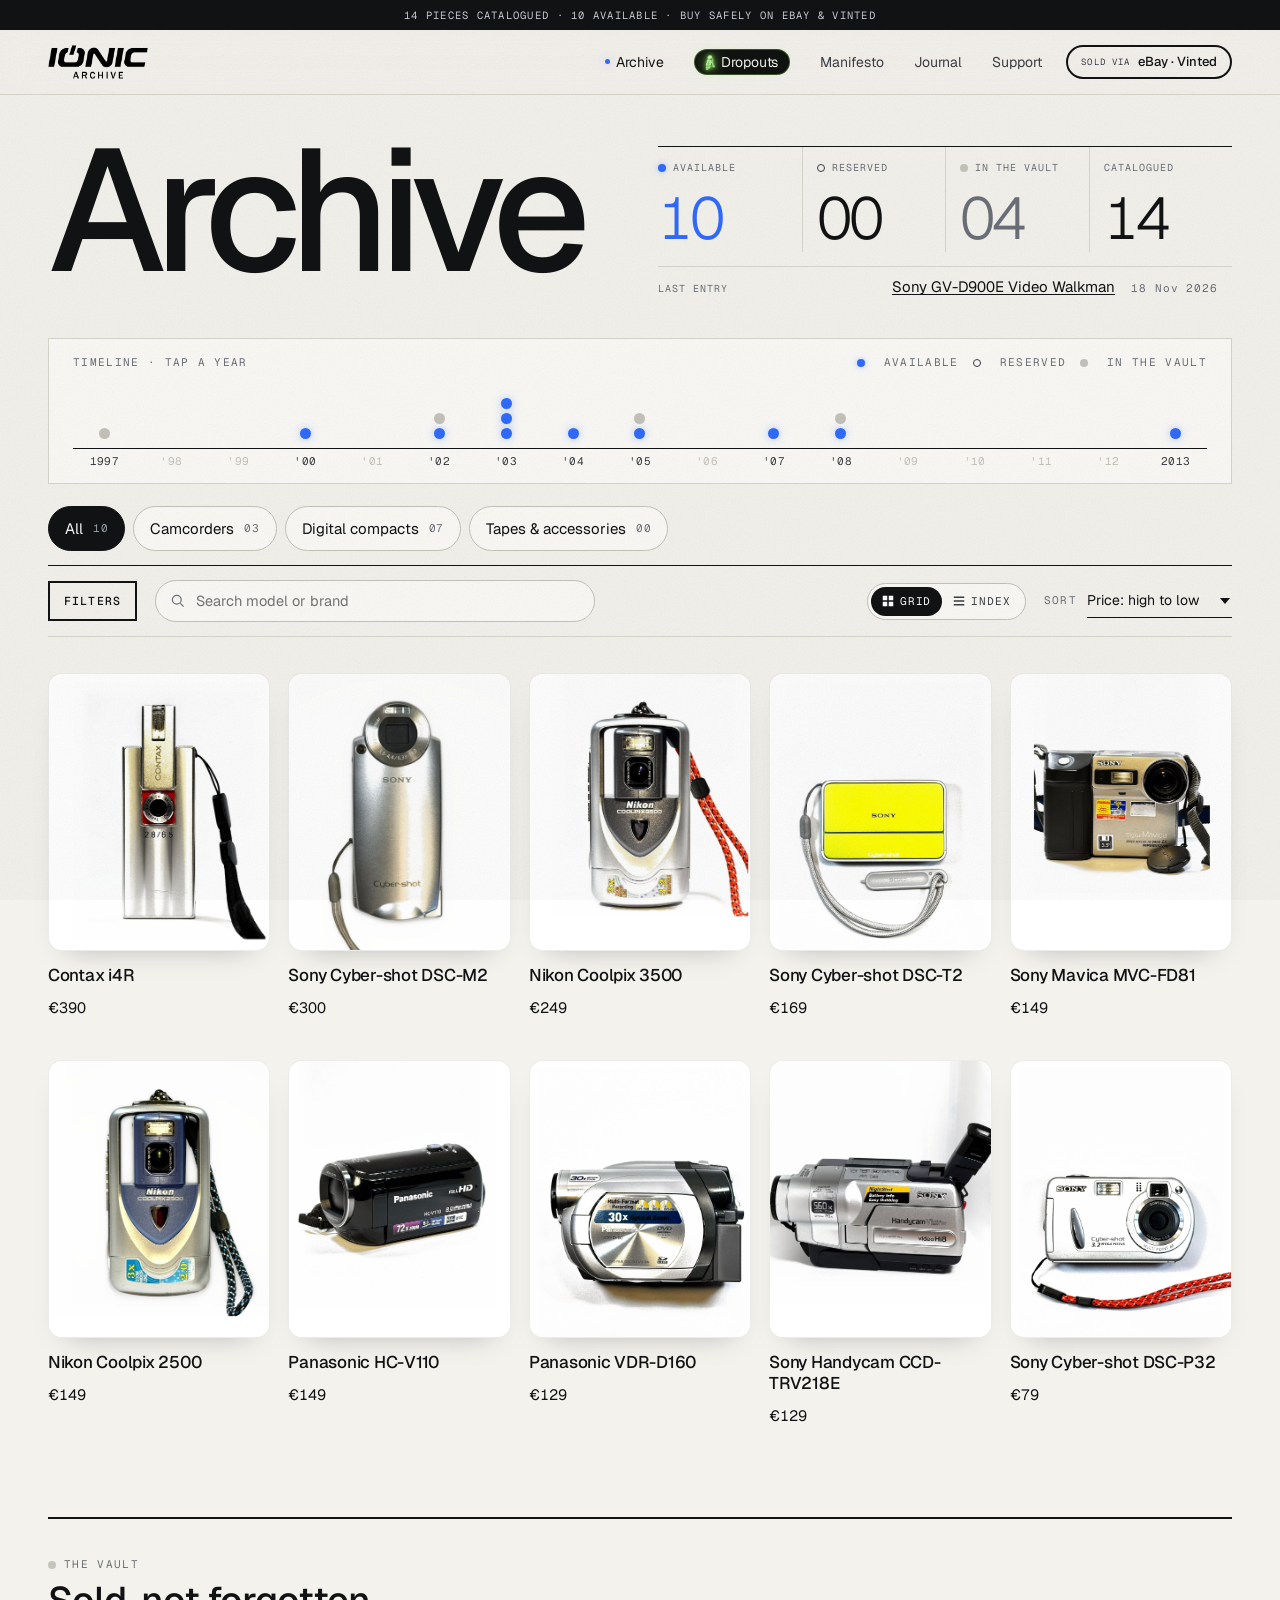
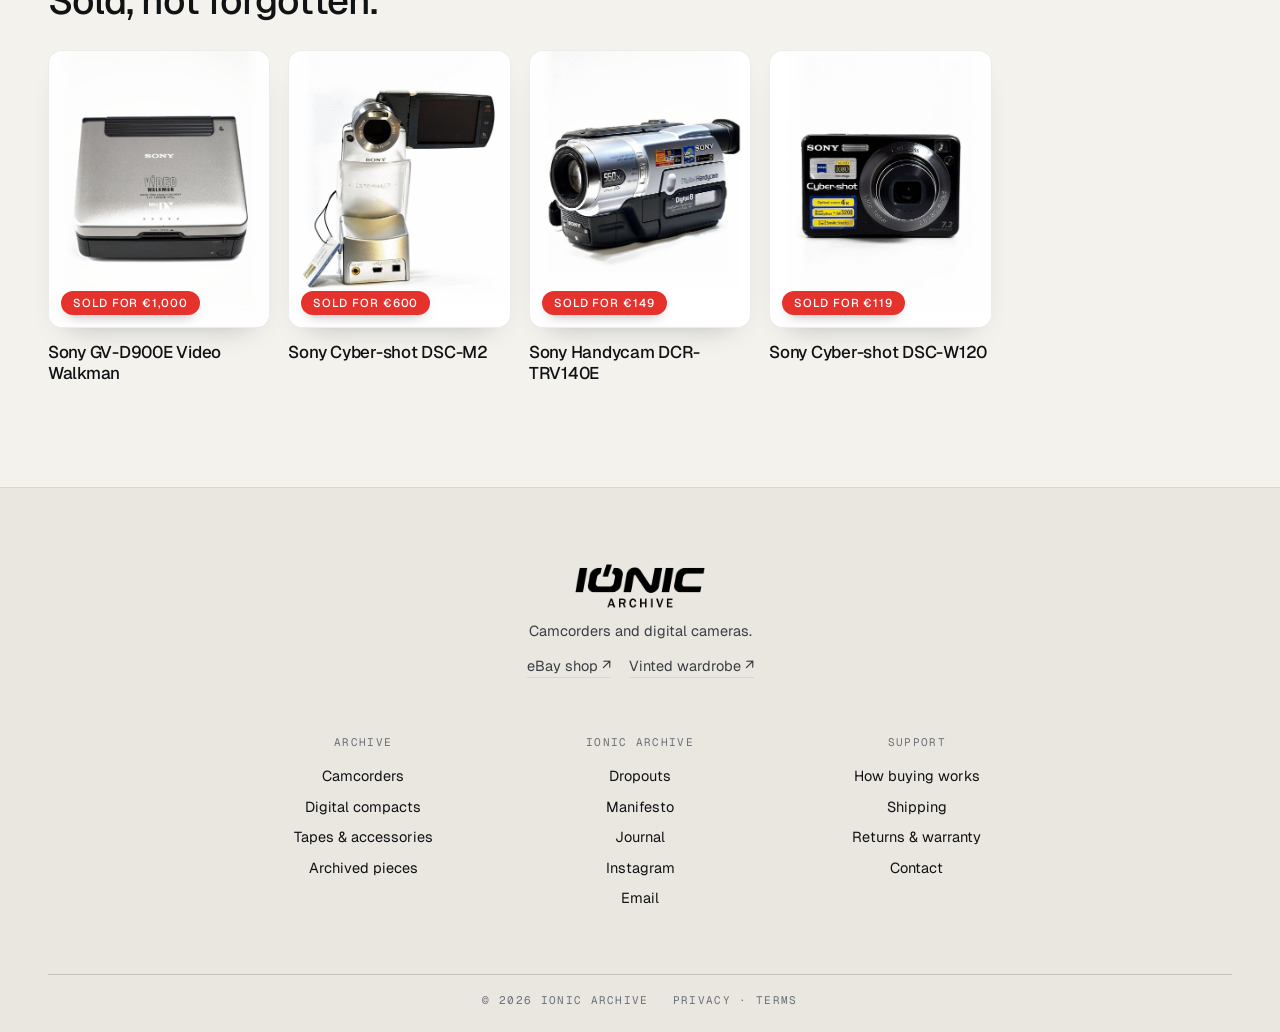
<file: archive.html>
<!doctype html>
<html lang="en">
<head>
<meta charset="utf-8">
<meta name="viewport" content="width=device-width, initial-scale=1, viewport-fit=cover">
<title>Archive — MiniDV camcorders and digital compacts 1990–2012 · Ionic Archive</title>
<meta name="description" content="The full Ionic Archive catalogue: MiniDV and Digital8 camcorders and digital compacts from 1990 to 2012, tested and honestly described. One of a kind.">
<meta name="theme-color" content="#F4F2ED">
<link rel="canonical" href="https://ionicarchive.com/archive">
<link rel="preconnect" href="https://fonts.googleapis.com"><link rel="preconnect" href="https://fonts.gstatic.com" crossorigin>
<link href="https://fonts.googleapis.com/css2?family=Geist:wght@300..700&family=Geist+Mono:wght@400;500&display=swap" rel="stylesheet">
<link rel="stylesheet" href="assets/css/style.css?v=20261122j">
<script>document.documentElement.classList.add('js')</script>
<script defer src="assets/js/data.js?v=20261122j"></script><script defer src="assets/js/art.js?v=20261122j"></script><script defer src="assets/js/main.js?v=20261122j"></script><script defer src="assets/js/archive.js?v=20261122j"></script>
</head>
<body data-page="archive">
<div class="lcd" aria-hidden="true"><i class="lcd__t"></i><i class="lcd__b"></i><i class="lcd__line"></i></div>
<main id="main">
  <div class="wrap">

    <!-- catalogue header -->
    <header class="ahead">
      <div class="ahead__title">
        <h1 class="h1">Archive</h1>
      </div>
      <dl class="ahead__stats" id="stats"></dl>
    </header>

    <!-- year timeline -->
    <section class="tline" aria-label="Pieces by year of production">
      <div class="tline__head">
        <span class="label">Timeline · tap a year</span>
        <span class="tline__legend label"><i class="lg lg--ok"></i>Available <i class="lg lg--res"></i>Reserved <i class="lg lg--sold"></i>In the vault</span>
      </div>
      <div class="tline__track" id="tline" role="group" aria-label="Filter by year"></div>
    </section>

    <!-- type tabs -->
    <div class="ttabs" id="ttabs" role="tablist" aria-label="Type"></div>

    <!-- toolbar -->
    <div class="toolbar atool">
      <button class="ftoggle" type="button" aria-controls="filters" aria-expanded="false" id="ftoggle">Filters <span id="fcount"></span></button>
      <label class="asearch"><span class="sr">Search the archive</span>
        <svg viewBox="0 0 20 20" aria-hidden="true"><circle cx="8.5" cy="8.5" r="5.5" fill="none" stroke="currentColor" stroke-width="1.5"/><path d="M13 13l4 4" stroke="currentColor" stroke-width="1.5"/></svg>
        <input type="search" id="q" placeholder="Search model or brand" autocomplete="off">
      </label>
      <span class="count" id="count" aria-live="polite"></span>
      <div class="chips" id="chips"></div>
      <div class="atool__right">
        <div class="vtog" role="group" aria-label="View">
          <button type="button" data-view="grid" aria-pressed="true"><svg viewBox="0 0 16 16" aria-hidden="true"><rect x="1" y="1" width="6" height="6"/><rect x="9" y="1" width="6" height="6"/><rect x="1" y="9" width="6" height="6"/><rect x="9" y="9" width="6" height="6"/></svg>Grid</button>
          <button type="button" data-view="index" aria-pressed="false"><svg viewBox="0 0 16 16" aria-hidden="true"><rect x="1" y="2" width="14" height="2"/><rect x="1" y="7" width="14" height="2"/><rect x="1" y="12" width="14" height="2"/></svg>Index</button>
        </div>
        <label class="sort"><span class="label">Sort</span>
          <select class="select" id="sort">
            <option value="price-desc" selected>Price: high to low</option>
            <option value="price-asc">Price: low to high</option>
            <option value="recent">Newest arrivals</option>
            <option value="year-asc">Year: oldest first</option>
            <option value="year-desc">Year: newest first</option>
            <option value="grade">Condition: best first</option>
          </select>
        </label>
      </div>
    </div>

    <div class="catalog">
      <aside class="filters" id="filters" aria-label="Filters">
        <div class="filters__head"><span class="label">Filters</span><button class="x" type="button" id="fclose">Close ✕</button></div>
        <form id="fform"></form>
        <div class="filters__foot"><button class="btn btn--ink btn--block" type="button" id="fapply">Show results</button></div>
      </aside>
      <section aria-label="Results">
        <div id="results"></div>
        <div id="vault"></div>
      </section>
    </div>
  </div>
  <div style="height:clamp(64px,8vw,120px)"></div>
</main>
</body>
</html>
</file>
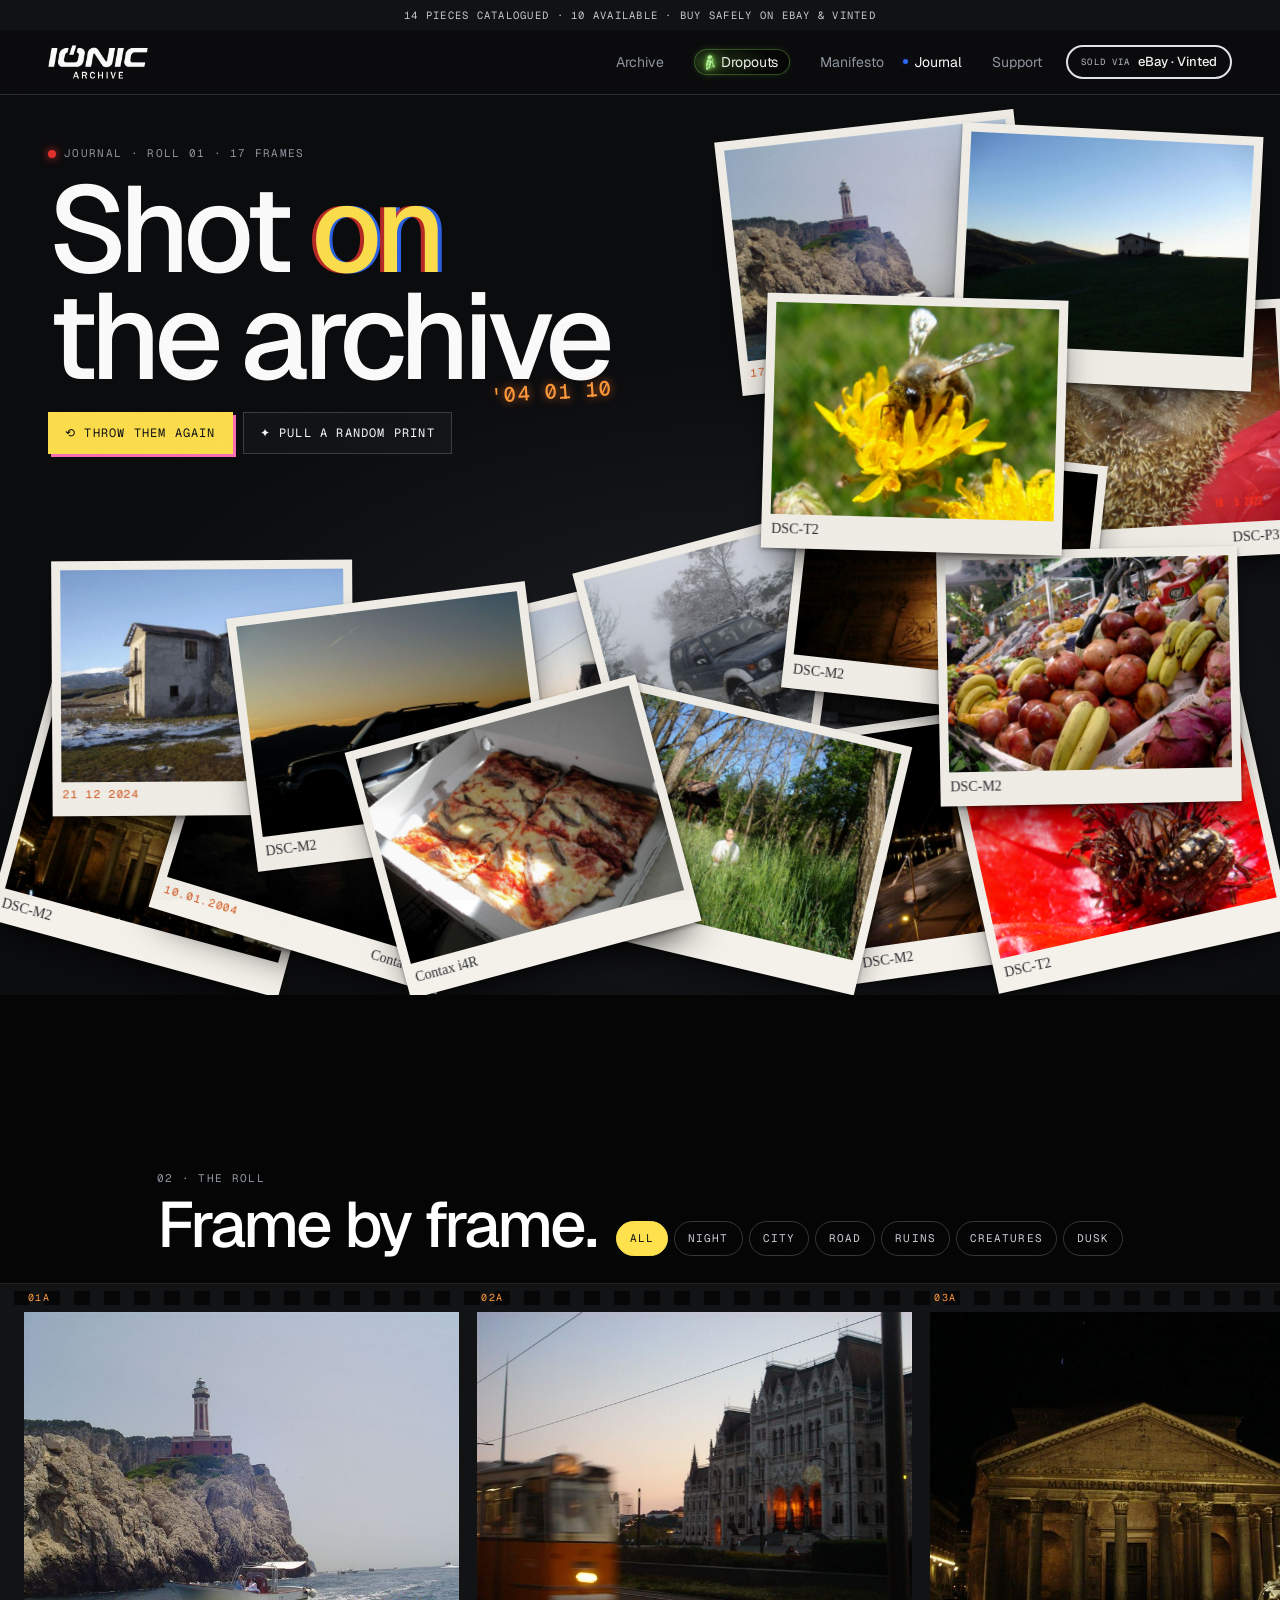
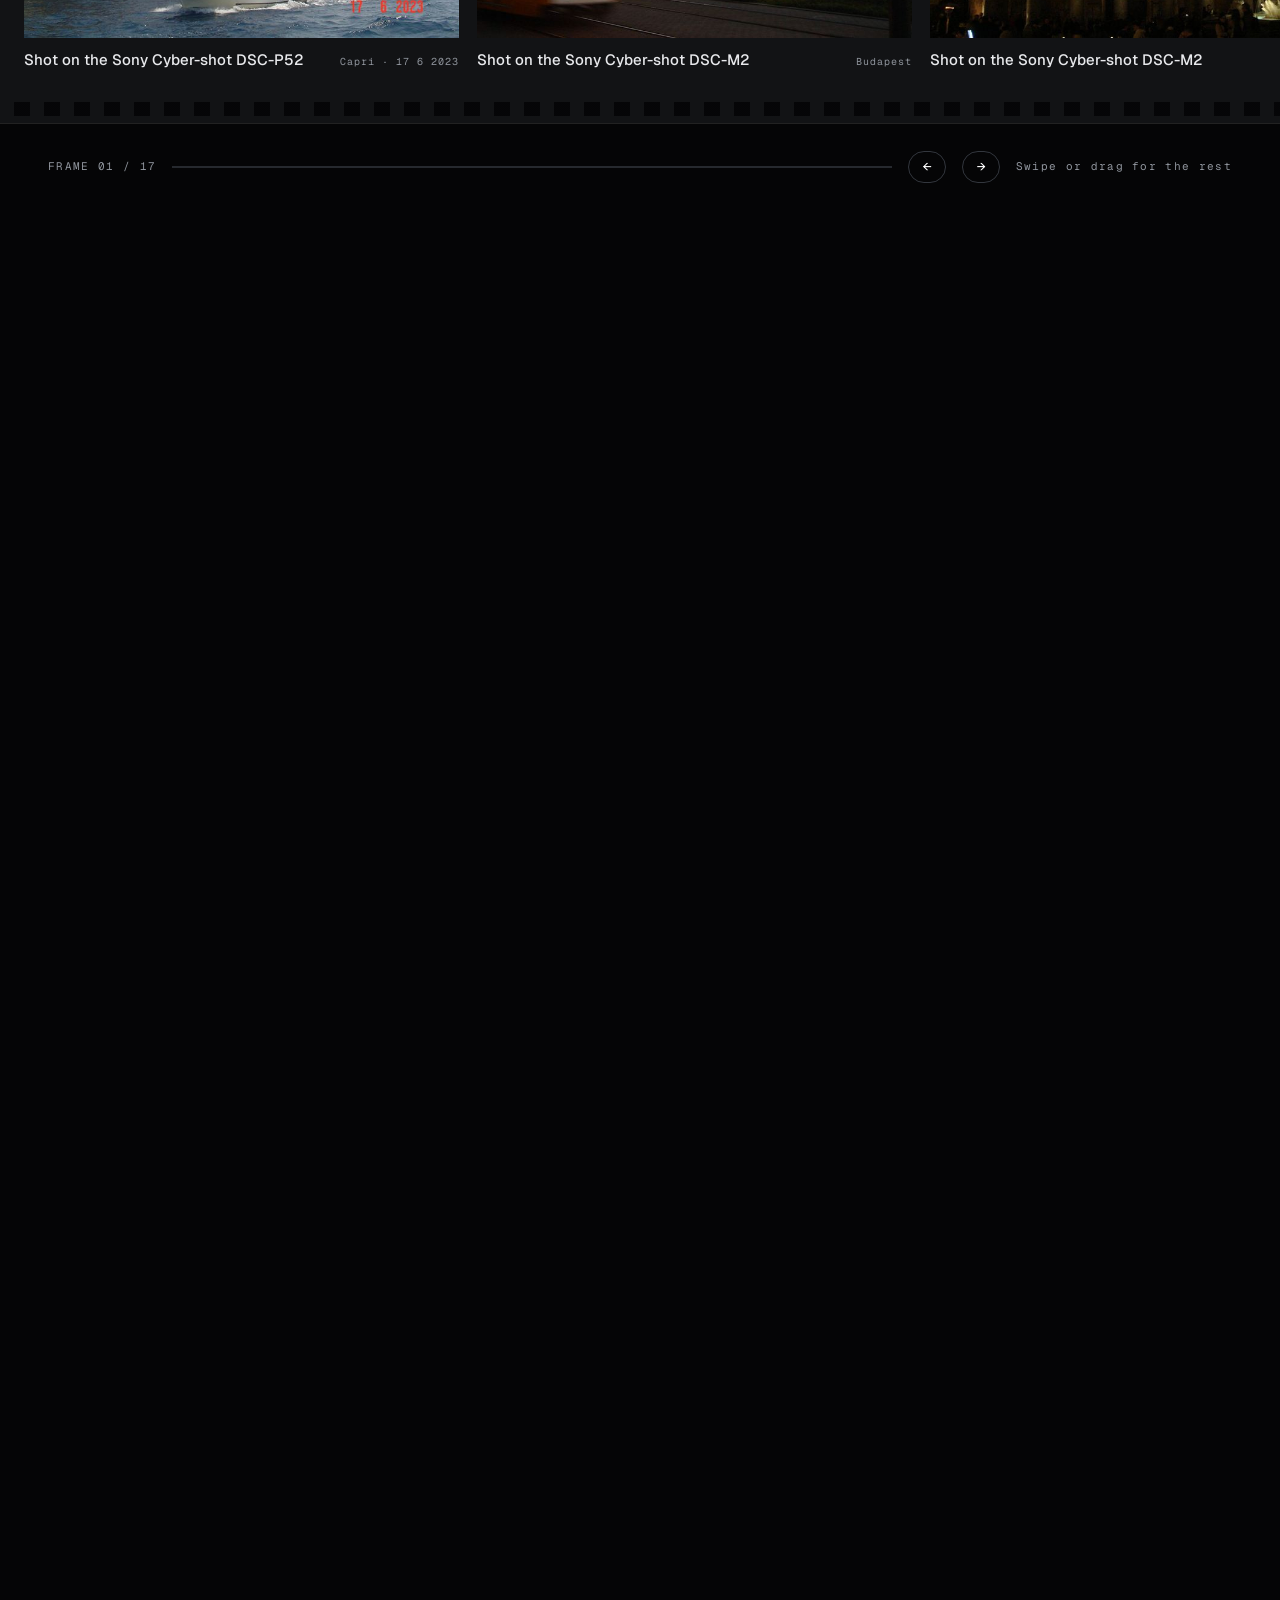
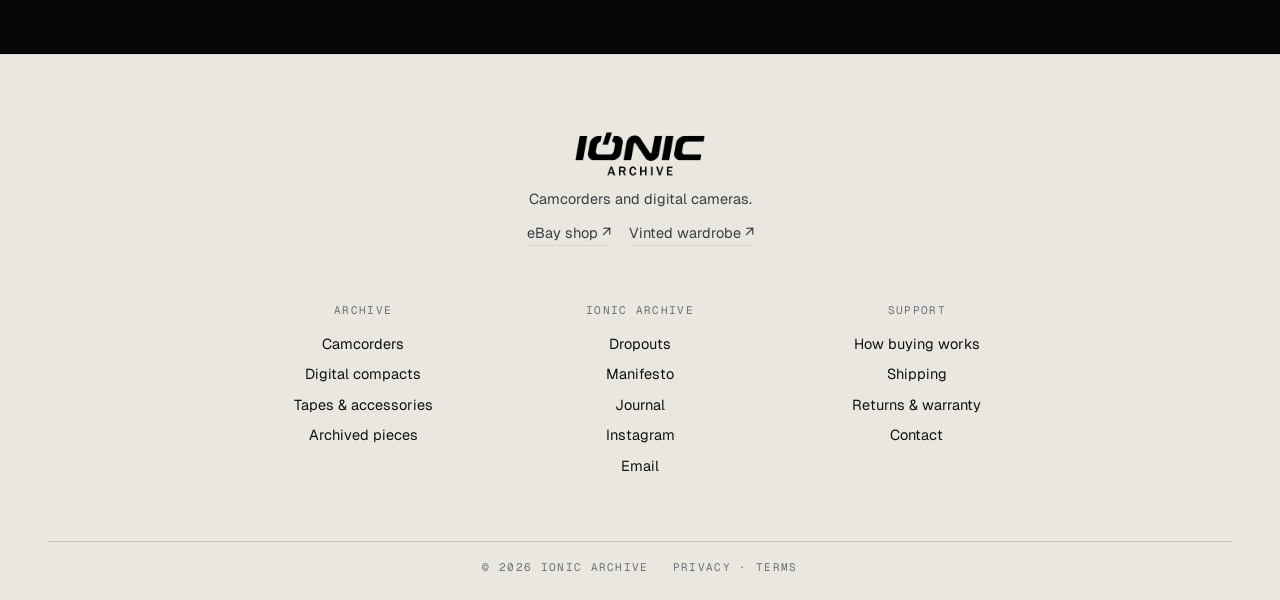
<file: journal.html>
<!doctype html>
<html lang="en">
<head>
<meta charset="utf-8">
<meta name="viewport" content="width=device-width, initial-scale=1, viewport-fit=cover">
<title>Journal — Shot on the archive · Ionic Archive</title>
<meta name="description" content="Photographs taken on the cameras in the archive: night cities, mountain roads, empty houses, small creatures. Plus the photographs we take of the cameras themselves.">
<link rel="canonical" href="https://ionicarchive.com/journal">
<link rel="preconnect" href="https://fonts.googleapis.com"><link rel="preconnect" href="https://fonts.gstatic.com" crossorigin>
<link href="https://fonts.googleapis.com/css2?family=Geist:wght@300..700&family=Geist+Mono:wght@400;500&family=Permanent+Marker&display=swap" rel="stylesheet">
<link rel="stylesheet" href="assets/css/style.css?v=20261122j">
<script>document.documentElement.classList.add('js')</script>
<script defer src="assets/js/data.js?v=20261122j"></script><script defer src="assets/js/art.js?v=20261122j"></script><script defer src="assets/js/main.js?v=20261122j"></script><script defer src="assets/js/journal.js?v=20261122j"></script>
</head>
<body data-page="journal" class="night-hdr jr-page" style="background:var(--night)">
<div class="lcd" aria-hidden="true"><i class="lcd__t"></i><i class="lcd__b"></i><i class="lcd__line"></i></div>
<main id="main" class="jr">

  <!-- 01 · the table: loose prints you can push around -->
  <section class="jr-table" aria-labelledby="jr-h">
    <div class="wrap jr-table__head">
      <p class="label jr-kick"><span class="jr-rec"></span>Journal · Roll 01 · <span id="jrCount"></span> frames</p>
      <h1 class="jr-h" id="jr-h">Shot <em>on</em><br>the archive<span class="jr-stamp" aria-hidden="true">'04 01 10</span></h1>
      <div class="jr-actions"><button type="button" class="jr-btn jr-btn--y" id="jrShuffle">⟲ Throw them again</button><button type="button" class="jr-btn" id="jrPull">✦ Pull a random print</button></div>
    </div>
    <div class="jr-pile" id="jrPile" aria-label="Loose prints, drag to move, tap to open"></div>
  </section>

  <!-- 02 · the roll: horizontal film strip driven by scroll -->
  <section class="jr-roll" id="jrRoll" aria-labelledby="roll-h">
    <div class="jr-roll__sticky">
      <div class="wrap jr-roll__head">
        <div><p class="label">02 · The roll</p><h2 class="jr-h2" id="roll-h">Frame by frame.</h2></div>
        <div class="jr-chips" id="jrChips" role="group" aria-label="Filter the roll"></div>
      </div>
      <div class="jr-strip" id="jrStrip"><div class="jr-strip__track" id="jrTrack"></div></div>
      <div class="wrap jr-roll__foot mono"><span id="jrFrame">FRAME 01</span><span class="jr-roll__bar"><i id="jrBar"></i></span><button type="button" data-roll="-1" aria-label="Previous frames">←</button><button type="button" data-roll="1" aria-label="Next frames">→</button><span class="jr-roll__tip">Swipe or drag for the rest</span></div>
    </div>
  </section>

</main>

<!-- lightbox -->
<div class="jr-lb" id="jrLb" role="dialog" aria-modal="true" aria-label="Photo viewer" hidden>
  <button type="button" class="jr-lb__x" data-lb="close" aria-label="Close">✕</button>
  <button type="button" class="jr-lb__nav jr-lb__prev" data-lb="prev" aria-label="Previous">←</button>
  <figure class="jr-lb__fig"><img id="jrLbImg" alt=""><figcaption id="jrLbCap"></figcaption></figure>
  <button type="button" class="jr-lb__nav jr-lb__next" data-lb="next" aria-label="Next">→</button>
</div>
</body>
</html>
</file>
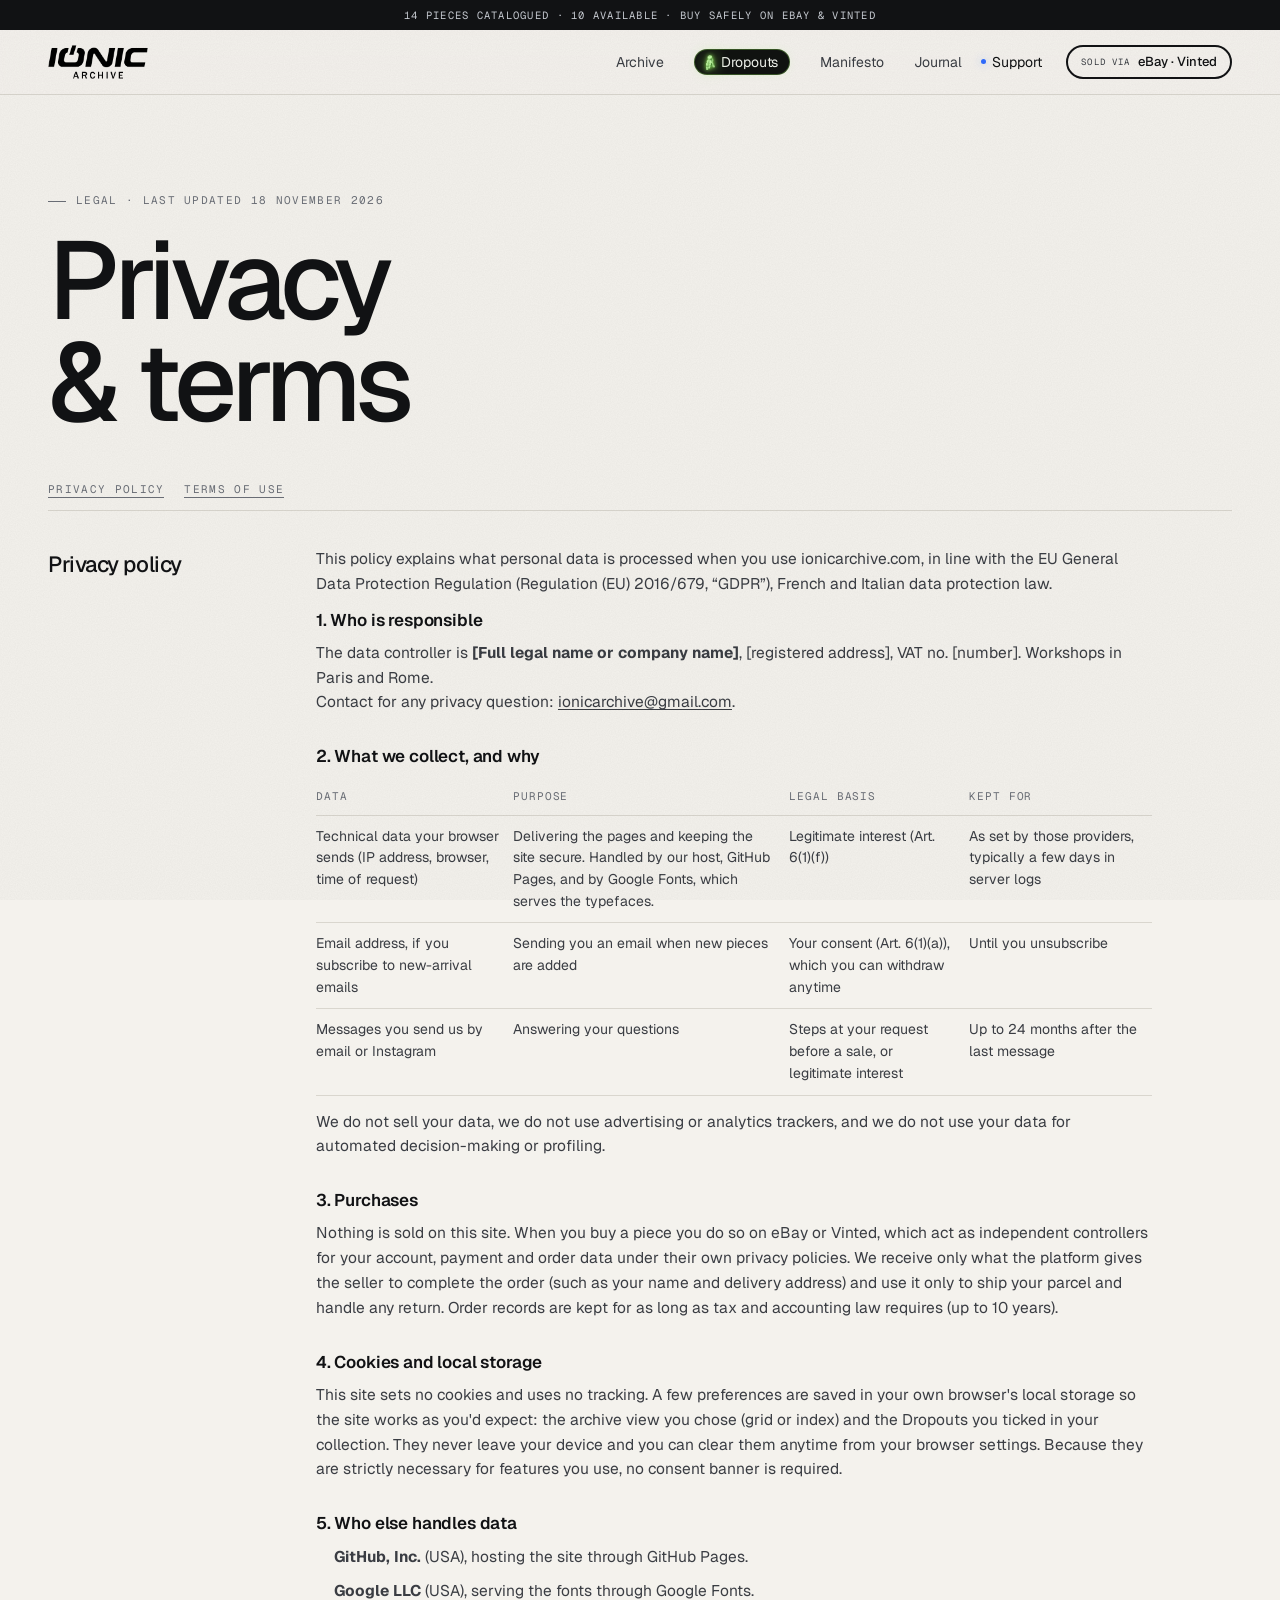
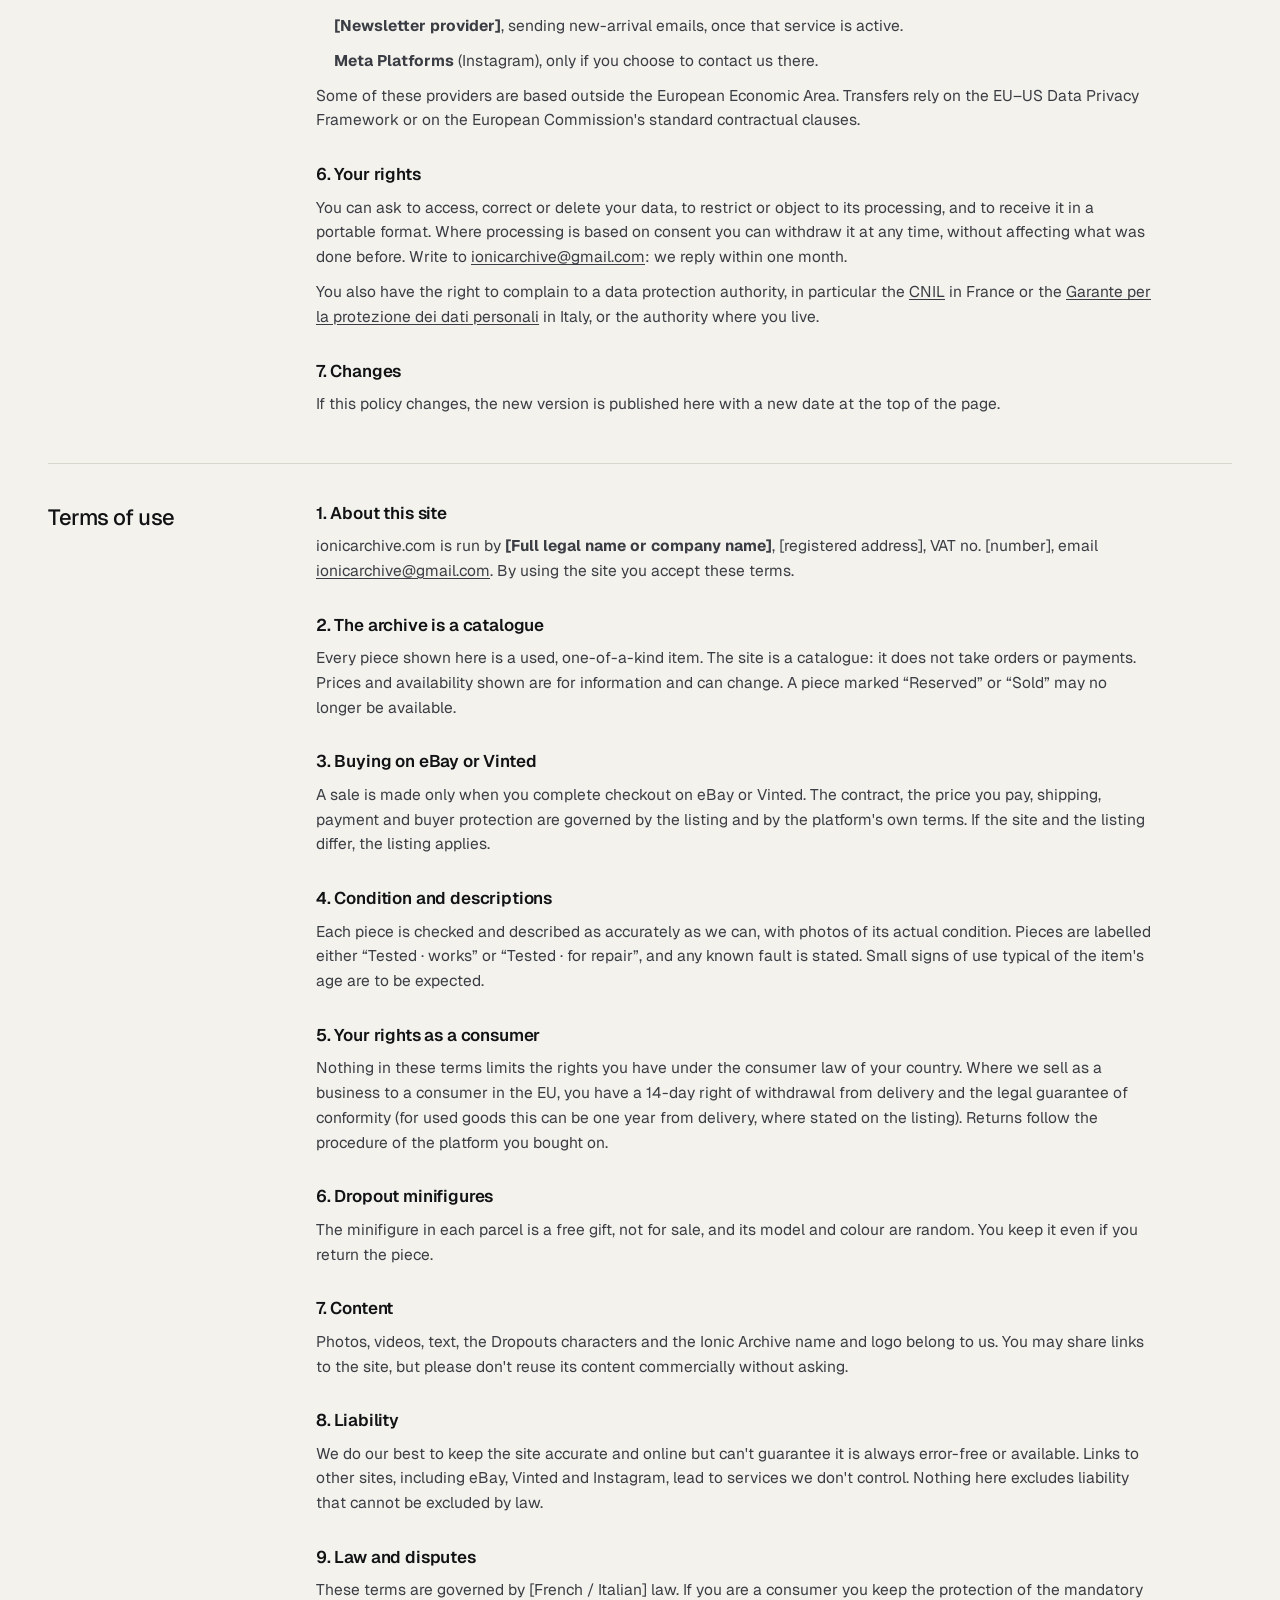
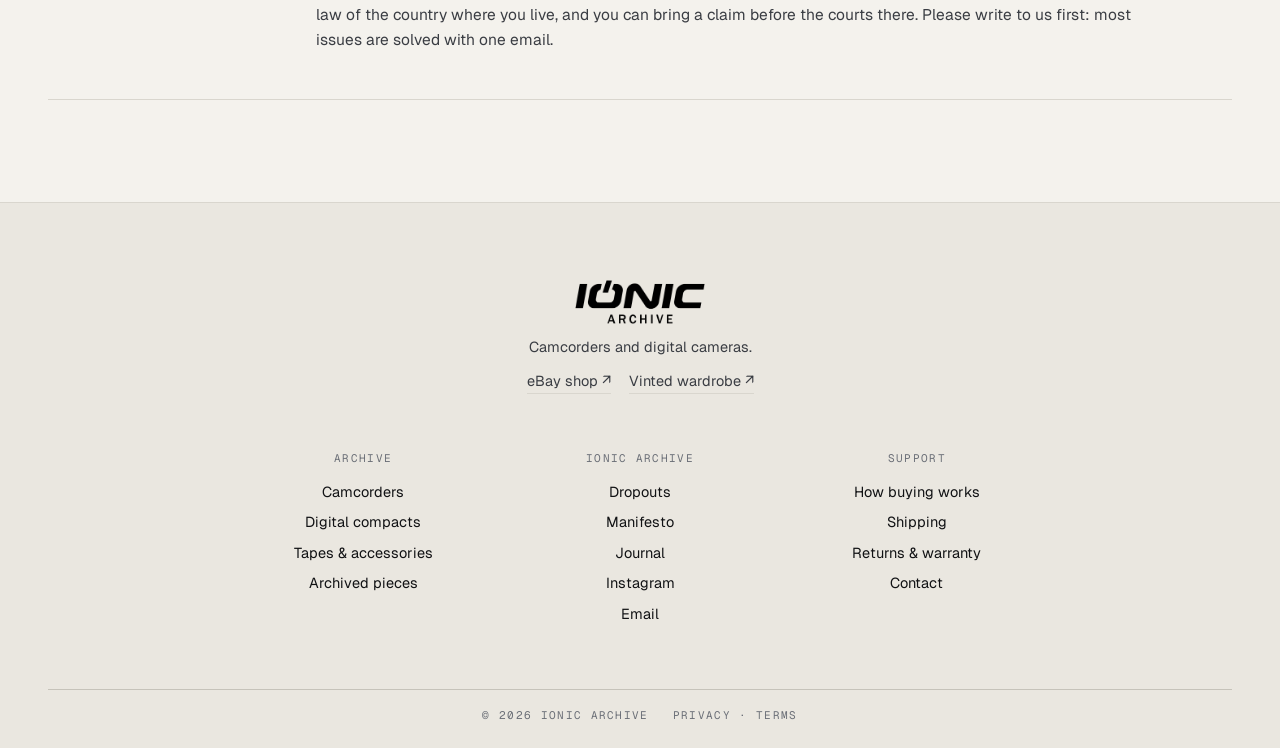
<file: legal.html>
<!doctype html>
<html lang="en">
<head>
<meta charset="utf-8">
<meta name="viewport" content="width=device-width, initial-scale=1, viewport-fit=cover">
<title>Privacy policy &amp; terms · Ionic Archive</title>
<meta name="description" content="Ionic Archive privacy policy (GDPR) and terms of use: what data the site collects, why, your rights, and how sales on eBay and Vinted work.">
<link rel="canonical" href="https://ionicarchive.com/legal">
<link rel="preconnect" href="https://fonts.googleapis.com"><link rel="preconnect" href="https://fonts.gstatic.com" crossorigin>
<link href="https://fonts.googleapis.com/css2?family=Geist:wght@300..700&family=Geist+Mono:wght@400;500&display=swap" rel="stylesheet">
<link rel="stylesheet" href="assets/css/style.css?v=20261122j">
<script>document.documentElement.classList.add('js')</script>
<script defer src="assets/js/data.js?v=20261122j"></script><script defer src="assets/js/art.js?v=20261122j"></script><script defer src="assets/js/main.js?v=20261122j"></script>
</head>
<body data-page="support">
<div class="lcd" aria-hidden="true"><i class="lcd__t"></i><i class="lcd__b"></i><i class="lcd__line"></i></div>
<main id="main">
  <div class="wrap">
    <header class="phead"><p class="label kicker">Legal · last updated 18 November 2026</p><h1 class="h1">Privacy<br>&amp; terms</h1></header>

    <nav class="legal__toc label" aria-label="On this page"><a href="#privacy">Privacy policy</a><a href="#terms">Terms of use</a></nav>

    <!-- ================= PRIVACY ================= -->
    <section class="faq legal" id="privacy" aria-labelledby="pp-h"><h2 id="pp-h">Privacy policy</h2><div>
      <p>This policy explains what personal data is processed when you use ionicarchive.com, in line with the EU General Data Protection Regulation (Regulation (EU) 2016/679, “GDPR”), French and Italian data protection law.</p>

      <h3>1. Who is responsible</h3>
      <p>The data controller is <b>[Full legal name or company name]</b>, [registered address], VAT no. [number]. Workshops in Paris and Rome.<br>Contact for any privacy question: <a href="mailto:ionicarchive@gmail.com">ionicarchive@gmail.com</a>.</p>

      <h3>2. What we collect, and why</h3>
      <table class="legal__t">
        <thead><tr><th>Data</th><th>Purpose</th><th>Legal basis</th><th>Kept for</th></tr></thead>
        <tbody>
          <tr><td>Technical data your browser sends (IP address, browser, time of request)</td><td>Delivering the pages and keeping the site secure. Handled by our host, GitHub Pages, and by Google Fonts, which serves the typefaces.</td><td>Legitimate interest (Art. 6(1)(f))</td><td>As set by those providers, typically a few days in server logs</td></tr>
          <tr><td>Email address, if you subscribe to new-arrival emails</td><td>Sending you an email when new pieces are added</td><td>Your consent (Art. 6(1)(a)), which you can withdraw anytime</td><td>Until you unsubscribe</td></tr>
          <tr><td>Messages you send us by email or Instagram</td><td>Answering your questions</td><td>Steps at your request before a sale, or legitimate interest</td><td>Up to 24 months after the last message</td></tr>
        </tbody>
      </table>
      <p>We do not sell your data, we do not use advertising or analytics trackers, and we do not use your data for automated decision-making or profiling.</p>

      <h3>3. Purchases</h3>
      <p>Nothing is sold on this site. When you buy a piece you do so on eBay or Vinted, which act as independent controllers for your account, payment and order data under their own privacy policies. We receive only what the platform gives the seller to complete the order (such as your name and delivery address) and use it only to ship your parcel and handle any return. Order records are kept for as long as tax and accounting law requires (up to 10 years).</p>

      <h3>4. Cookies and local storage</h3>
      <p>This site sets no cookies and uses no tracking. A few preferences are saved in your own browser's local storage so the site works as you'd expect: the archive view you chose (grid or index) and the Dropouts you ticked in your collection. They never leave your device and you can clear them anytime from your browser settings. Because they are strictly necessary for features you use, no consent banner is required.</p>

      <h3>5. Who else handles data</h3>
      <ul>
        <li><b>GitHub, Inc.</b> (USA), hosting the site through GitHub Pages.</li>
        <li><b>Google LLC</b> (USA), serving the fonts through Google Fonts.</li>
        <li><b>[Newsletter provider]</b>, sending new-arrival emails, once that service is active.</li>
        <li><b>Meta Platforms</b> (Instagram), only if you choose to contact us there.</li>
      </ul>
      <p>Some of these providers are based outside the European Economic Area. Transfers rely on the EU–US Data Privacy Framework or on the European Commission's standard contractual clauses.</p>

      <h3>6. Your rights</h3>
      <p>You can ask to access, correct or delete your data, to restrict or object to its processing, and to receive it in a portable format. Where processing is based on consent you can withdraw it at any time, without affecting what was done before. Write to <a href="mailto:ionicarchive@gmail.com">ionicarchive@gmail.com</a>: we reply within one month.</p>
      <p>You also have the right to complain to a data protection authority, in particular the <a href="https://www.cnil.fr" target="_blank" rel="noopener">CNIL</a> in France or the <a href="https://www.garanteprivacy.it" target="_blank" rel="noopener">Garante per la protezione dei dati personali</a> in Italy, or the authority where you live.</p>

      <h3>7. Changes</h3>
      <p>If this policy changes, the new version is published here with a new date at the top of the page.</p>
    </div></section>

    <!-- ================= TERMS ================= -->
    <section class="faq legal" id="terms" aria-labelledby="tc-h" style="border-bottom:1px solid var(--line)"><h2 id="tc-h">Terms of use</h2><div>
      <h3>1. About this site</h3>
      <p>ionicarchive.com is run by <b>[Full legal name or company name]</b>, [registered address], VAT no. [number], email <a href="mailto:ionicarchive@gmail.com">ionicarchive@gmail.com</a>. By using the site you accept these terms.</p>

      <h3>2. The archive is a catalogue</h3>
      <p>Every piece shown here is a used, one-of-a-kind item. The site is a catalogue: it does not take orders or payments. Prices and availability shown are for information and can change. A piece marked “Reserved” or “Sold” may no longer be available.</p>

      <h3>3. Buying on eBay or Vinted</h3>
      <p>A sale is made only when you complete checkout on eBay or Vinted. The contract, the price you pay, shipping, payment and buyer protection are governed by the listing and by the platform's own terms. If the site and the listing differ, the listing applies.</p>

      <h3>4. Condition and descriptions</h3>
      <p>Each piece is checked and described as accurately as we can, with photos of its actual condition. Pieces are labelled either “Tested · works” or “Tested · for repair”, and any known fault is stated. Small signs of use typical of the item's age are to be expected.</p>

      <h3>5. Your rights as a consumer</h3>
      <p>Nothing in these terms limits the rights you have under the consumer law of your country. Where we sell as a business to a consumer in the EU, you have a 14-day right of withdrawal from delivery and the legal guarantee of conformity (for used goods this can be one year from delivery, where stated on the listing). Returns follow the procedure of the platform you bought on.</p>

      <h3>6. Dropout minifigures</h3>
      <p>The minifigure in each parcel is a free gift, not for sale, and its model and colour are random. You keep it even if you return the piece.</p>

      <h3>7. Content</h3>
      <p>Photos, videos, text, the Dropouts characters and the Ionic Archive name and logo belong to us. You may share links to the site, but please don't reuse its content commercially without asking.</p>

      <h3>8. Liability</h3>
      <p>We do our best to keep the site accurate and online but can't guarantee it is always error-free or available. Links to other sites, including eBay, Vinted and Instagram, lead to services we don't control. Nothing here excludes liability that cannot be excluded by law.</p>

      <h3>9. Law and disputes</h3>
      <p>These terms are governed by [French / Italian] law. If you are a consumer you keep the protection of the mandatory law of the country where you live, and you can bring a claim before the courts there. Please write to us first: most issues are solved with one email.</p>
    </div></section>
  </div>
  <div style="height:clamp(64px,8vw,120px)"></div>
</main>
</body>
</html>
</file>
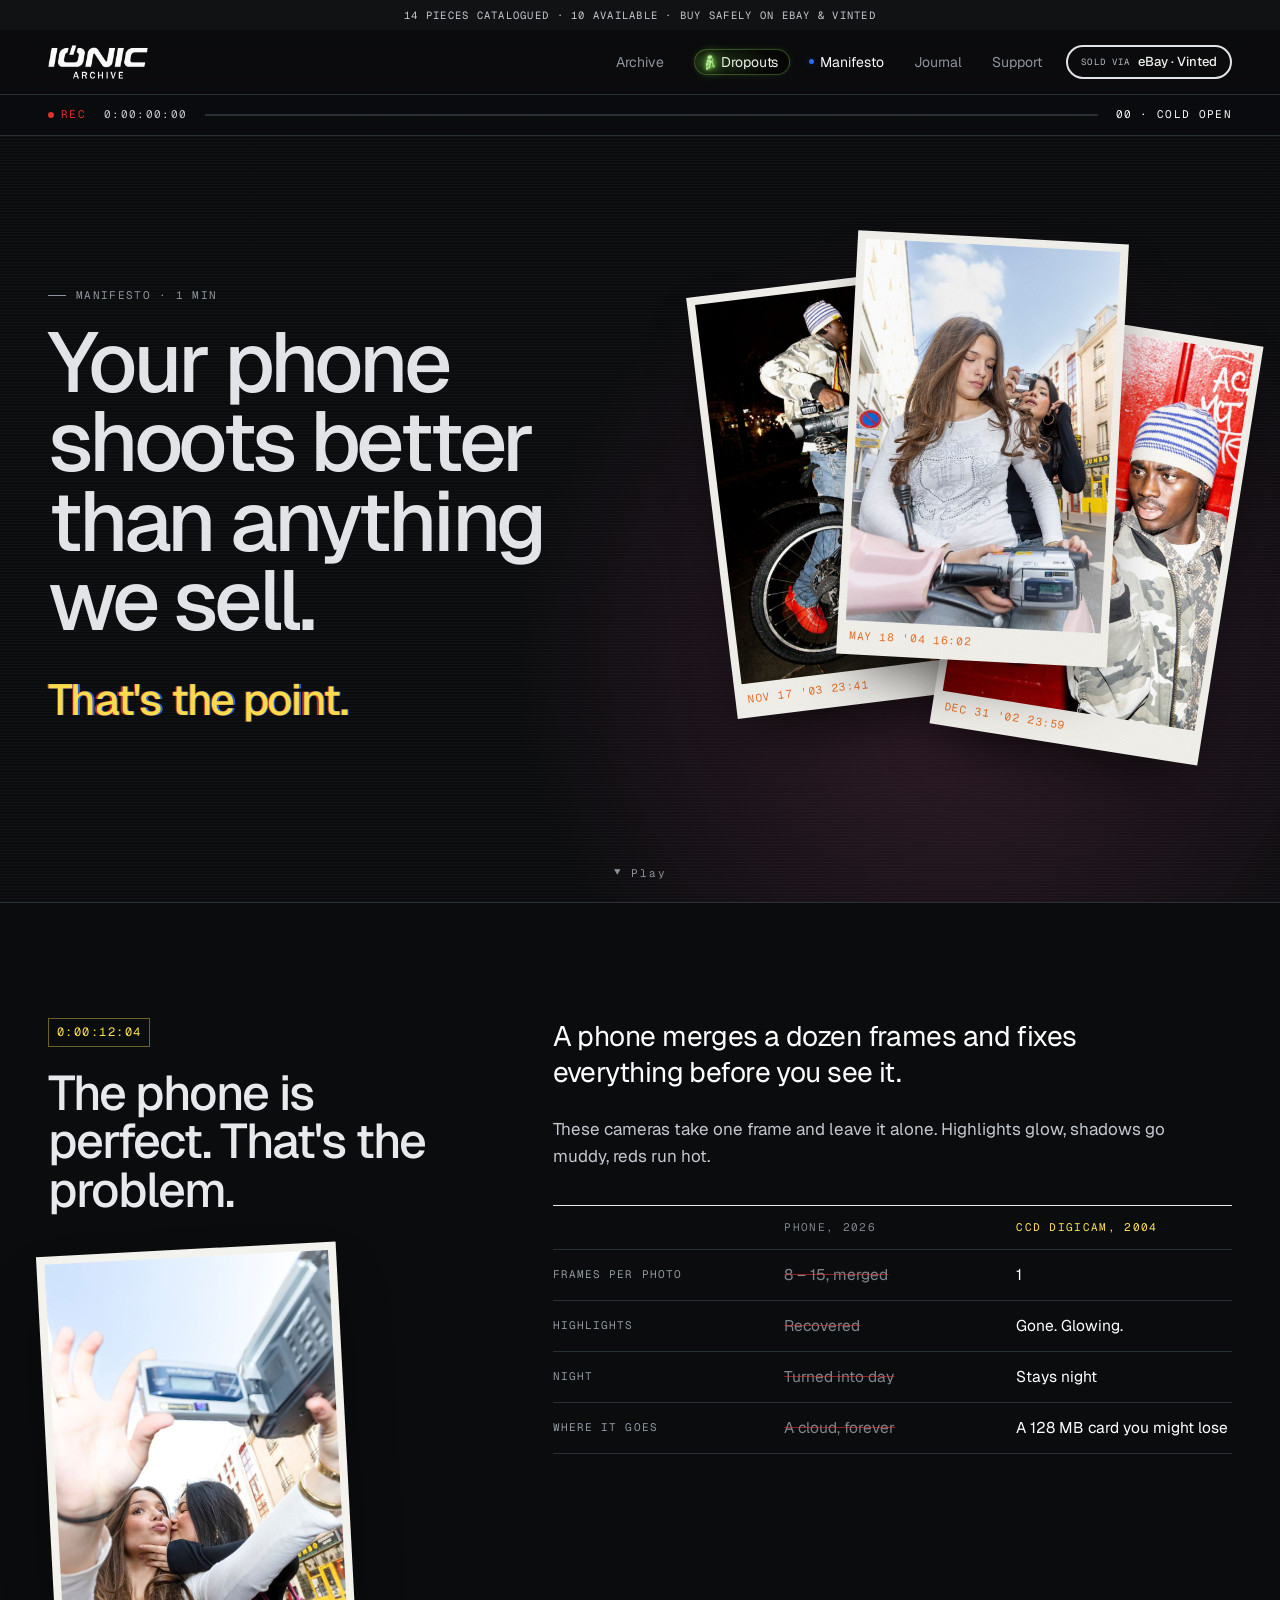
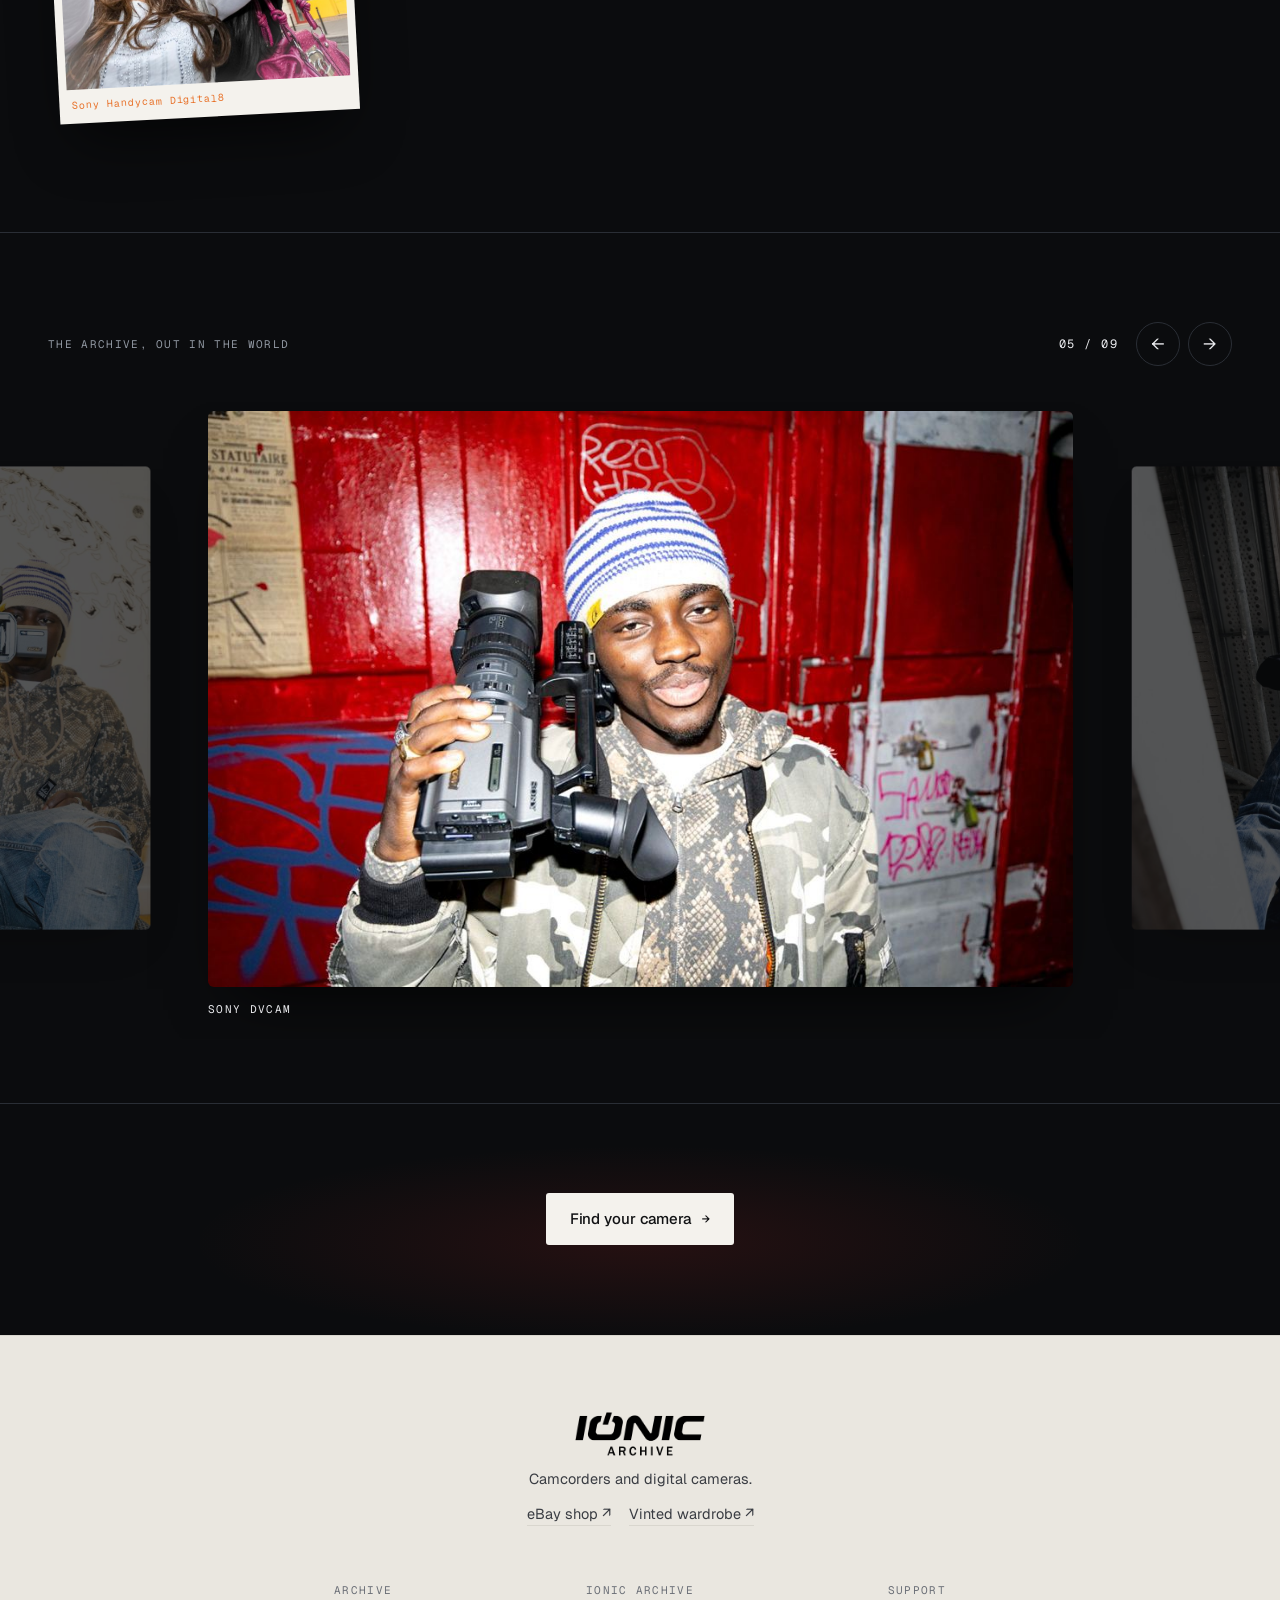
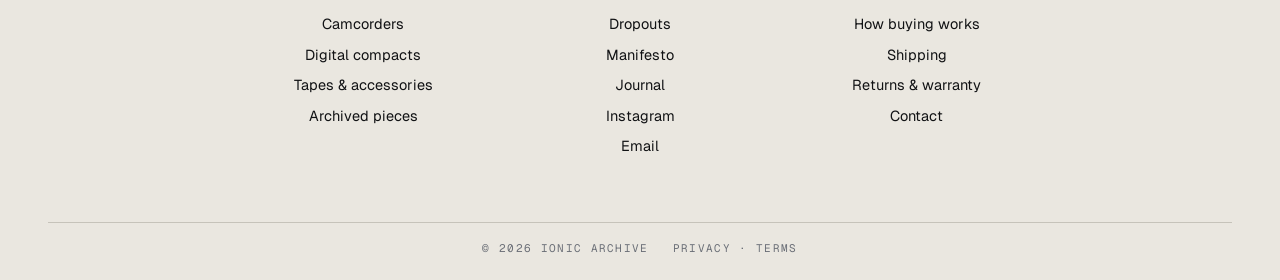
<file: manifesto.html>
<!doctype html>
<html lang="en">
<head>
<meta charset="utf-8">
<meta name="viewport" content="width=device-width, initial-scale=1, viewport-fit=cover">
<title>Manifesto — Why we sell worse cameras · Ionic Archive</title>
<meta name="description" content="Your phone shoots better than anything we sell. Why we restore CCD digicams and MiniDV camcorders from 1990–2012 anyway, and exactly how we test them.">
<meta name="theme-color" content="#0B0C0E">
<link rel="canonical" href="https://ionicarchive.com/manifesto">
<link rel="preconnect" href="https://fonts.googleapis.com"><link rel="preconnect" href="https://fonts.gstatic.com" crossorigin>
<link href="https://fonts.googleapis.com/css2?family=Geist:wght@300..700&family=Geist+Mono:wght@400;500&display=swap" rel="stylesheet">
<link rel="stylesheet" href="assets/css/style.css?v=20261122j">
<script>document.documentElement.classList.add('js')</script>
<script defer src="assets/js/data.js?v=20261122j"></script><script defer src="assets/js/art.js?v=20261122j"></script><script defer src="assets/js/main.js?v=20261122j"></script><script defer src="assets/js/manifesto.js?v=20261122j"></script>
</head>
<body data-page="manifesto" class="night-hdr" style="background:var(--night)">
<div class="lcd" aria-hidden="true"><i class="lcd__t"></i><i class="lcd__b"></i><i class="lcd__line"></i></div>
<main id="main" class="night mf2">

  <!-- tape counter that runs with the scroll -->
  <div class="mtape" aria-hidden="true">
    <div class="wrap mtape__in"><span class="mono mtape__st"><i class="dot-rec"></i>REC</span><span class="mono" id="mtc">0:00:00:00</span><span class="mtape__bar"><i id="mbar"></i></span><span class="mono mtape__ch" id="mch">00 · Cold open</span></div>
  </div>

  <!-- cold open -->
  <section class="mopen scan" data-ch="00 · Cold open">
    <div class="wrap mopen__grid">
      <div class="mopen__txt">
        <p class="label kicker">Manifesto · 1 min</p>
        <h1 class="mopen__h">Your phone shoots better than anything we sell.</h1>
        <p class="mopen__p">That's the point.</p>
      </div>
      <div class="mopen__stack" aria-hidden="true">
        <figure class="mshot mshot--1"><img src="assets/img/hero/hero-m-02-720.jpg" alt="" loading="eager"><figcaption class="mono">NOV 17 '03 23:41</figcaption></figure>
        <figure class="mshot mshot--2"><img src="assets/img/hero/hero-m-05-720.jpg" alt="" loading="eager"><figcaption class="mono">MAY 18 '04 16:02</figcaption></figure>
        <figure class="mshot mshot--3"><img src="assets/img/hero/hero-m-01-720.jpg" alt="" loading="eager"><figcaption class="mono">DEC 31 '02 23:59</figcaption></figure>
      </div>
    </div>
    <p class="mopen__scroll mono" aria-hidden="true">▼ Play</p>
  </section>

  <!-- 01 -->
  <section class="mch rv" data-ch="01 · The phone is perfect">
    <div class="wrap mch__grid">
      <header class="mch__side"><span class="mch__tc mono">0:00:12:04</span><h2>The phone is perfect. That's the problem.</h2>
        <figure class="mside mside--l"><img src="assets/img/manifesto/selfie-street-720.jpg" srcset="assets/img/manifesto/selfie-street-720.jpg 720w, assets/img/manifesto/selfie-street-1200.jpg 1200w" sizes="(max-width:860px) 70vw, 30vw" alt="Two friends filming themselves with a camcorder held at arm's length" loading="lazy"><figcaption class="mono">Sony Handycam Digital8</figcaption></figure></header>
      <div class="mch__body">
        <p class="mbig">A phone merges a dozen frames and fixes everything before you see it.</p>
        <p>These cameras take one frame and leave it alone. Highlights glow, shadows go muddy, reds run hot.</p>
        <div class="mvs" role="table" aria-label="Phone versus CCD digicam">
          <div class="mvs__h" role="row"><span role="columnheader"></span><span role="columnheader" class="mono">Phone, 2026</span><span role="columnheader" class="mono">CCD digicam, 2004</span></div>
          <div role="row"><span role="rowheader">Frames per photo</span><span role="cell">8 – 15, merged</span><span role="cell">1</span></div>
          <div role="row"><span role="rowheader">Highlights</span><span role="cell">Recovered</span><span role="cell">Gone. Glowing.</span></div>
          <div role="row"><span role="rowheader">Night</span><span role="cell">Turned into day</span><span role="cell">Stays night</span></div>
          <div role="row"><span role="rowheader">Where it goes</span><span role="cell">A cloud, forever</span><span role="cell">A 128 MB card you might lose</span></div>
        </div>
      </div>
    </div>
  </section>

  <!-- 02: the archive in use, swipe through -->
  <section class="mgal" data-ch="02 · Out in the world" aria-labelledby="gal-h">
    <div class="wrap mgal__head">
      <h2 class="label" id="gal-h">The archive, out in the world</h2>
      <div class="mgal__nav"><span class="mono mgal__count" id="galCount" aria-live="polite">01 / 09</span><button type="button" class="mgal__btn" id="galPrev" aria-label="Previous photo">←</button><button type="button" class="mgal__btn" id="galNext" aria-label="Next photo">→</button></div>
    </div>
    <div class="mgal__track" id="galTrack" tabindex="0" role="group" aria-label="Photos, swipe or use the arrow keys">
      <figure class="mgal__card" style="--ar:720/1079;--r:0.6673"><img src="assets/img/manifesto/xm2-garden-720.jpg" width="720" height="1079" alt="Holding a Canon XM2 on the shoulder in a garden" loading="lazy" draggable="false"><figcaption class="mono">Canon XM2</figcaption></figure>
      <figure class="mgal__card" style="--ar:1000/666;--r:1.5015"><img src="assets/img/manifesto/flash-wall-1000.jpg" width="1000" height="666" alt="A Sony DVCAM camcorder held up against a red wall, lit by direct flash" loading="lazy" draggable="false"><figcaption class="mono">Sony DVCAM</figcaption></figure>
      <figure class="mgal__card" style="--ar:720/1080;--r:0.6667"><img src="assets/img/hero/hero-m-04-720.jpg" width="720" height="1080" alt="A camcorder raised overhead in a mid-stride pose" loading="lazy" draggable="false"><figcaption class="mono">Sony DVCAM</figcaption></figure>
      <figure class="mgal__card" style="--ar:720/1079;--r:0.6673"><img src="assets/img/manifesto/dvcam-lens-720.jpg" width="720" height="1079" alt="A DVCAM camcorder pointed straight at the viewer" loading="lazy" draggable="false"><figcaption class="mono">Sony DVCAM</figcaption></figure>
      <figure class="mgal__card" style="--ar:1000/666;--r:1.5015"><img src="assets/img/hero/hero-03-1000.jpg" width="1000" height="666" alt="Portrait with a camcorder resting on the shoulder" loading="lazy" draggable="false"><figcaption class="mono">Sony DVCAM</figcaption></figure>
      <figure class="mgal__card" style="--ar:720/1080;--r:0.6667"><img src="assets/img/hero/hero-m-03-720.jpg" width="720" height="1080" alt="Filming from a scaffold with a compact camcorder" loading="lazy" draggable="false"><figcaption class="mono">Sony Cyber-shot DSC-M2</figcaption></figure>
      <figure class="mgal__card" style="--ar:720/1079;--r:0.6673"><img src="assets/img/manifesto/xm2-rooftop-720.jpg" width="720" height="1079" alt="Holding a Canon XM2 camcorder, shot from below against the sky" loading="lazy" draggable="false"><figcaption class="mono">Canon XM2</figcaption></figure>
      <figure class="mgal__card" style="--ar:720/1080;--r:0.6667"><img src="assets/img/hero/hero-m-06-720.jpg" width="720" height="1080" alt="Lying on the grass with a Handycam" loading="lazy" draggable="false"><figcaption class="mono">Sony Handycam Digital8</figcaption></figure>
      <figure class="mgal__card" style="--ar:720/1080;--r:0.6667"><img src="assets/img/hero/hero-m-02-720.jpg" width="720" height="1080" alt="At night with a DVCAM and a bike" loading="lazy" draggable="false"><figcaption class="mono">Sony DVCAM</figcaption></figure>
    </div>
  </section>
  <!-- outro -->
  <section class="mout" data-ch="03 · Find your camera">
    <div class="wrap">
      <div class="mout__ctas"><a class="btn btn--paper" href="archive.html">Find your camera <span class="arr">→</span></a></div>
    </div>
  </section>

</main>
</body>
</html>
</file>
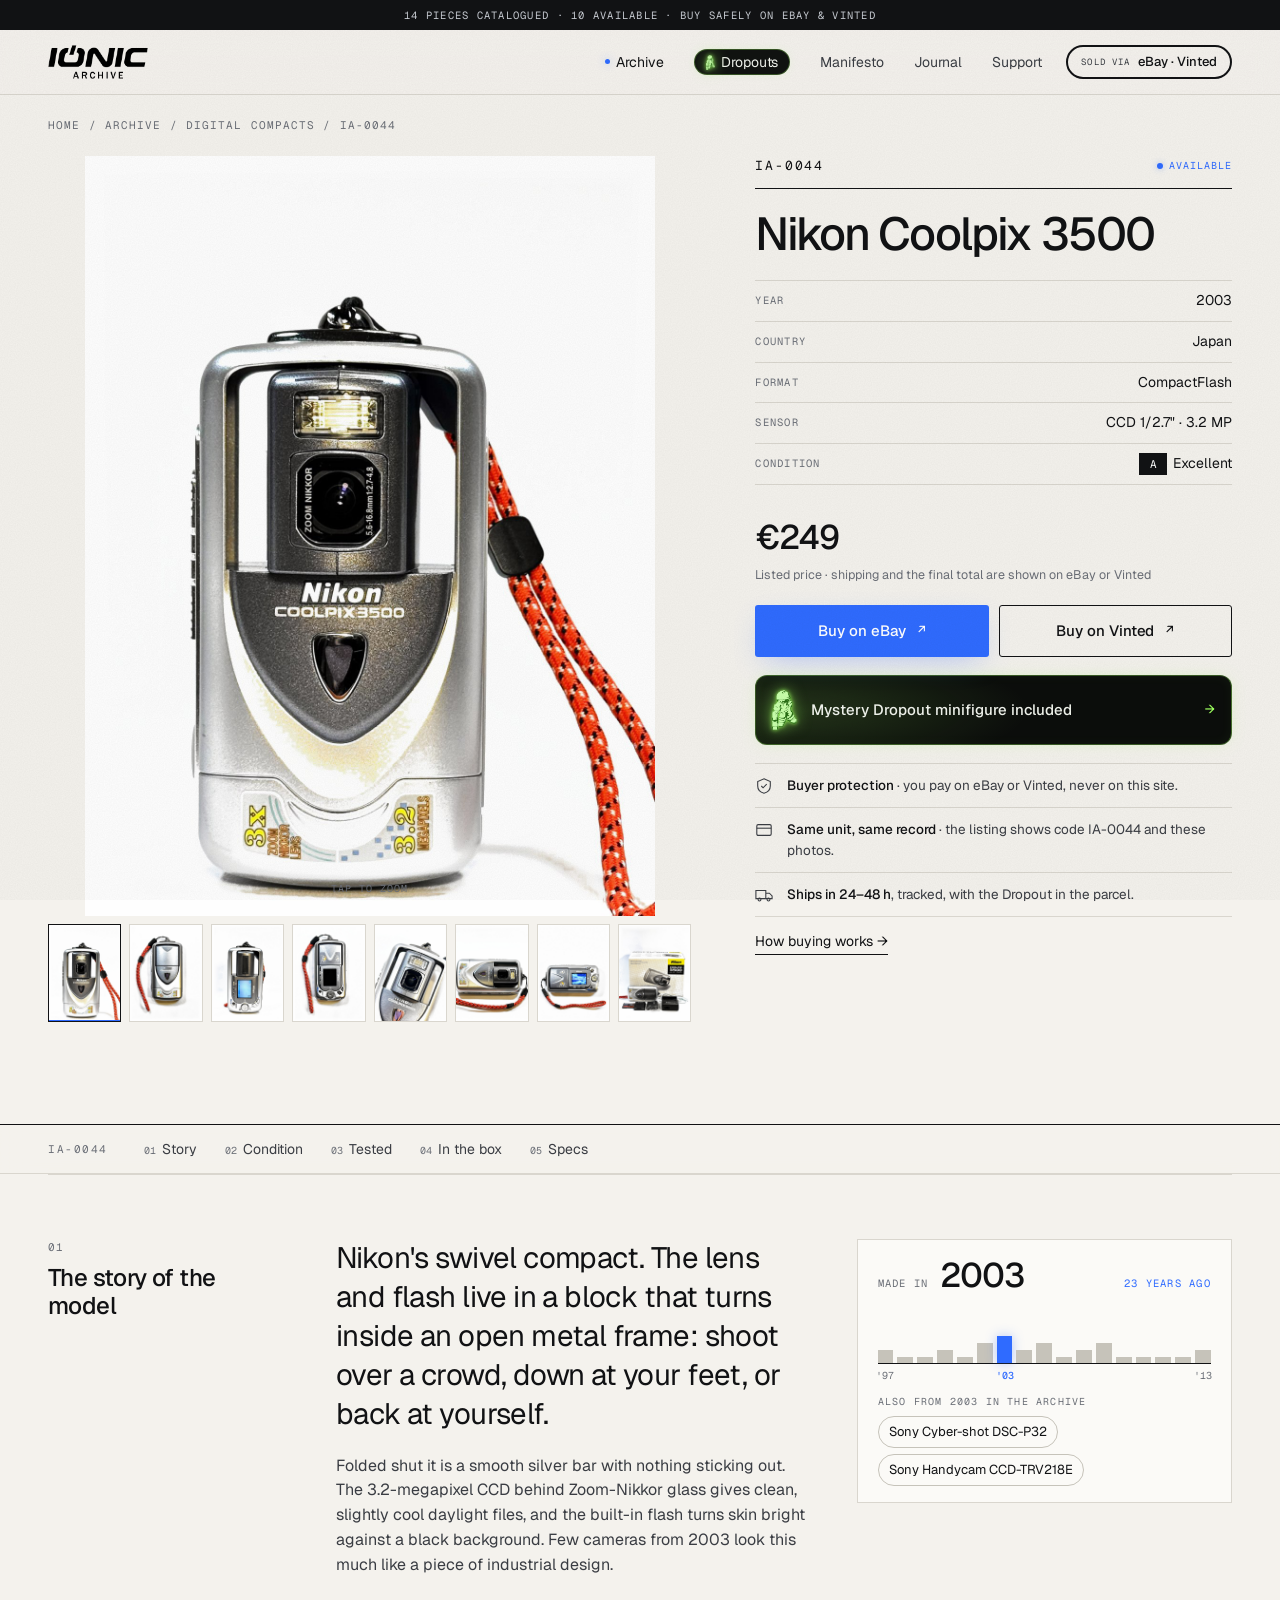
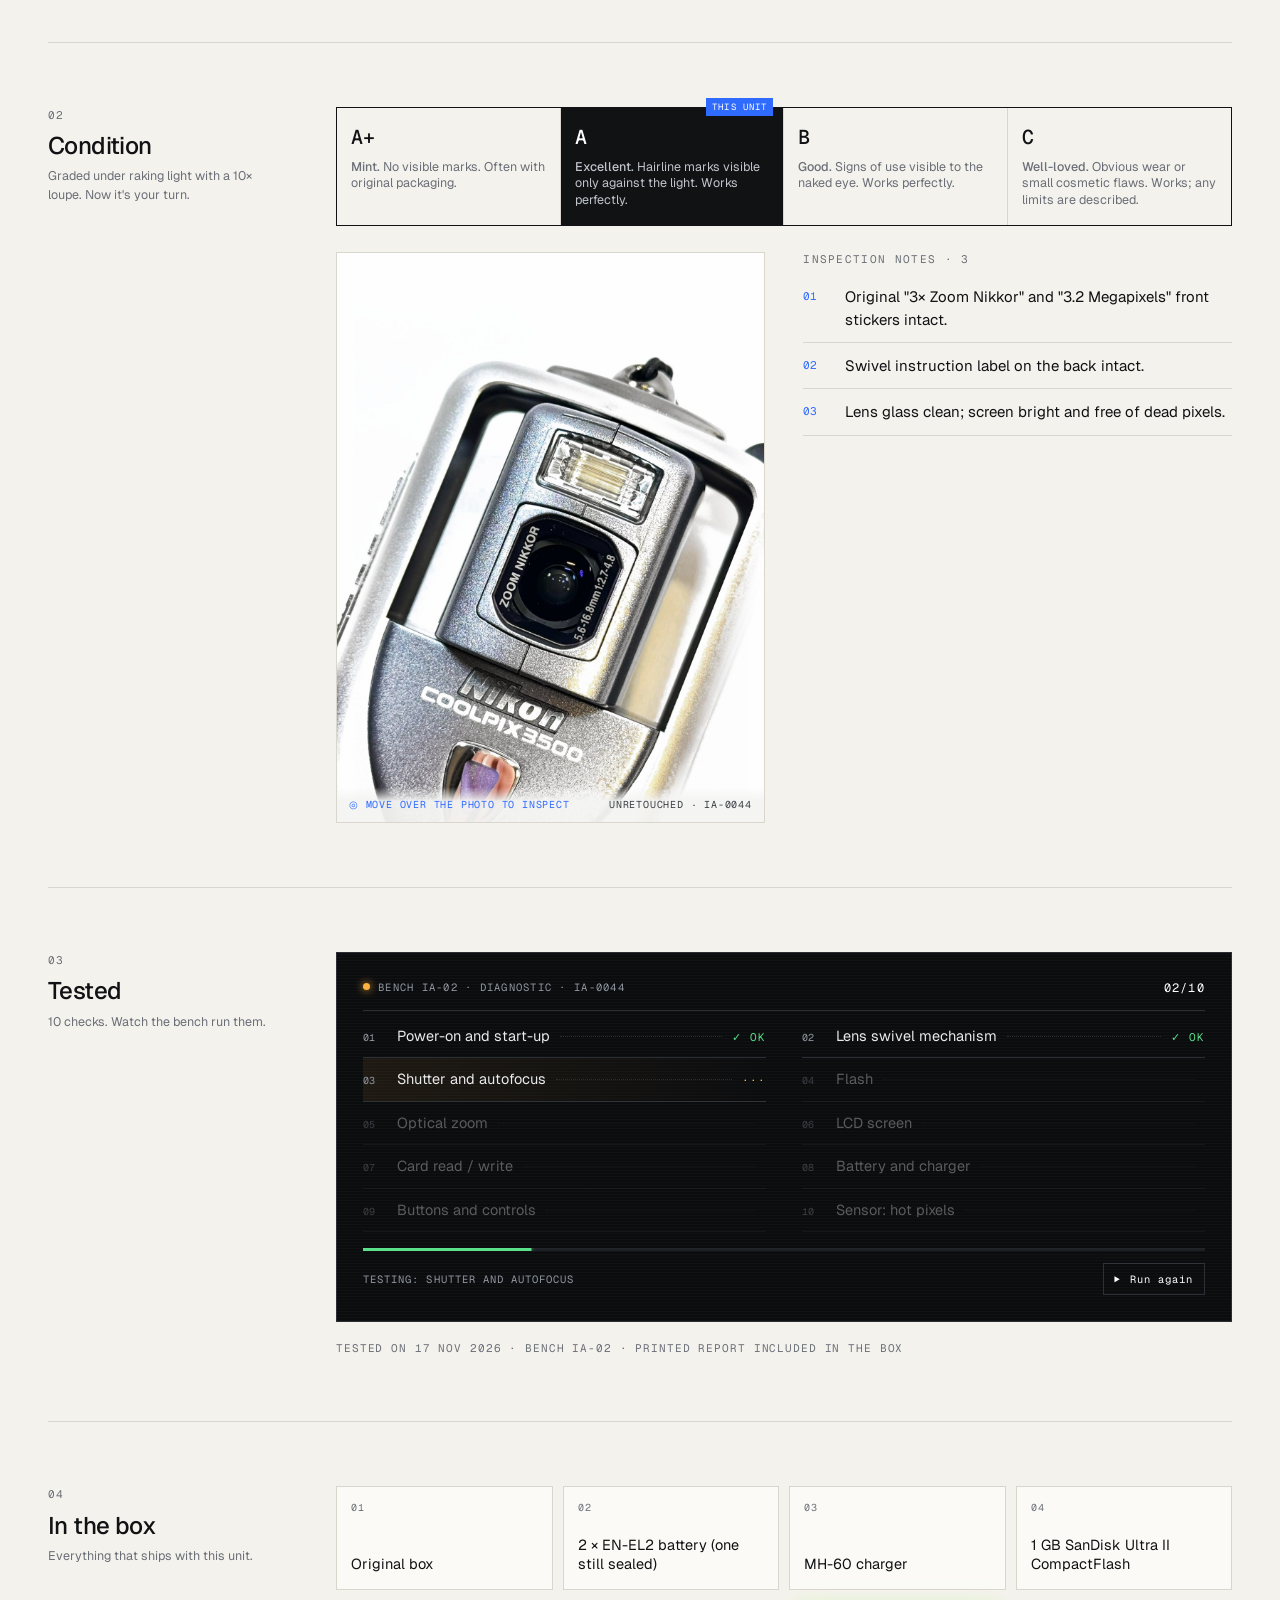
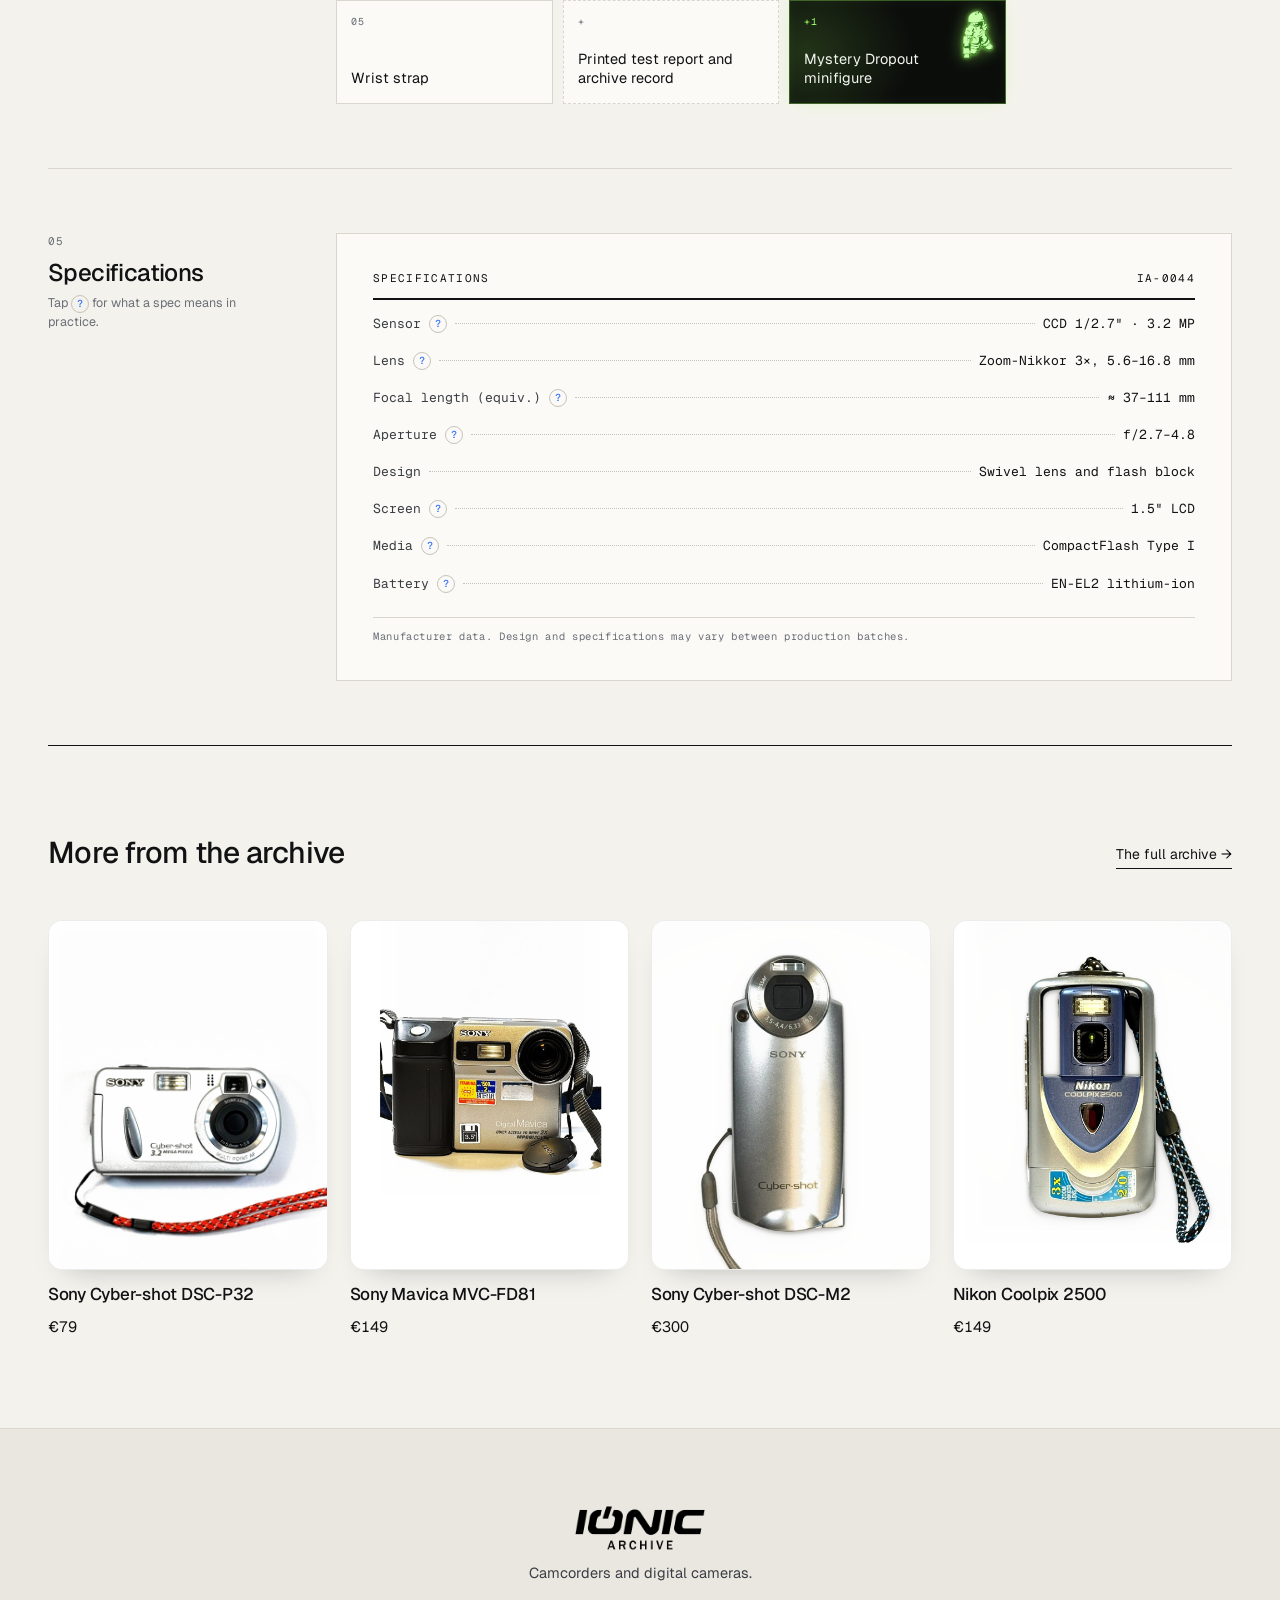
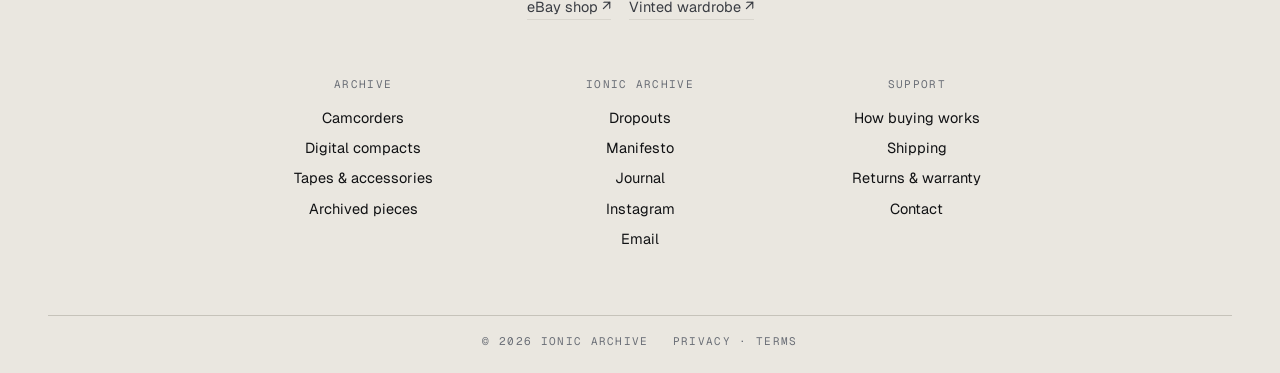
<file: product.html>
<!doctype html>
<html lang="en">
<head>
<meta charset="utf-8">
<meta name="viewport" content="width=device-width, initial-scale=1, viewport-fit=cover">
<title>Archive record · Ionic Archive</title>
<meta name="description" content="Ionic Archive record: condition, tests, specifications and the story of the model.">
<meta name="theme-color" content="#F4F2ED">
<link rel="preconnect" href="https://fonts.googleapis.com"><link rel="preconnect" href="https://fonts.gstatic.com" crossorigin>
<link href="https://fonts.googleapis.com/css2?family=Geist:wght@300..700&family=Geist+Mono:wght@400;500&display=swap" rel="stylesheet">
<link rel="stylesheet" href="assets/css/style.css?v=20261122j">
<script>document.documentElement.classList.add('js')</script>
<script defer src="assets/js/data.js?v=20261122j"></script><script defer src="assets/js/art.js?v=20261122j"></script><script defer src="assets/js/main.js?v=20261122j"></script><script defer src="assets/js/product.js?v=20261122j"></script><script defer src="assets/js/fig3d.js?v=20261122j"></script>
</head>
<body data-page="archive">
<div class="lcd" aria-hidden="true"><i class="lcd__t"></i><i class="lcd__b"></i><i class="lcd__line"></i></div>
<main id="main"></main>
</body>
</html>
</file>
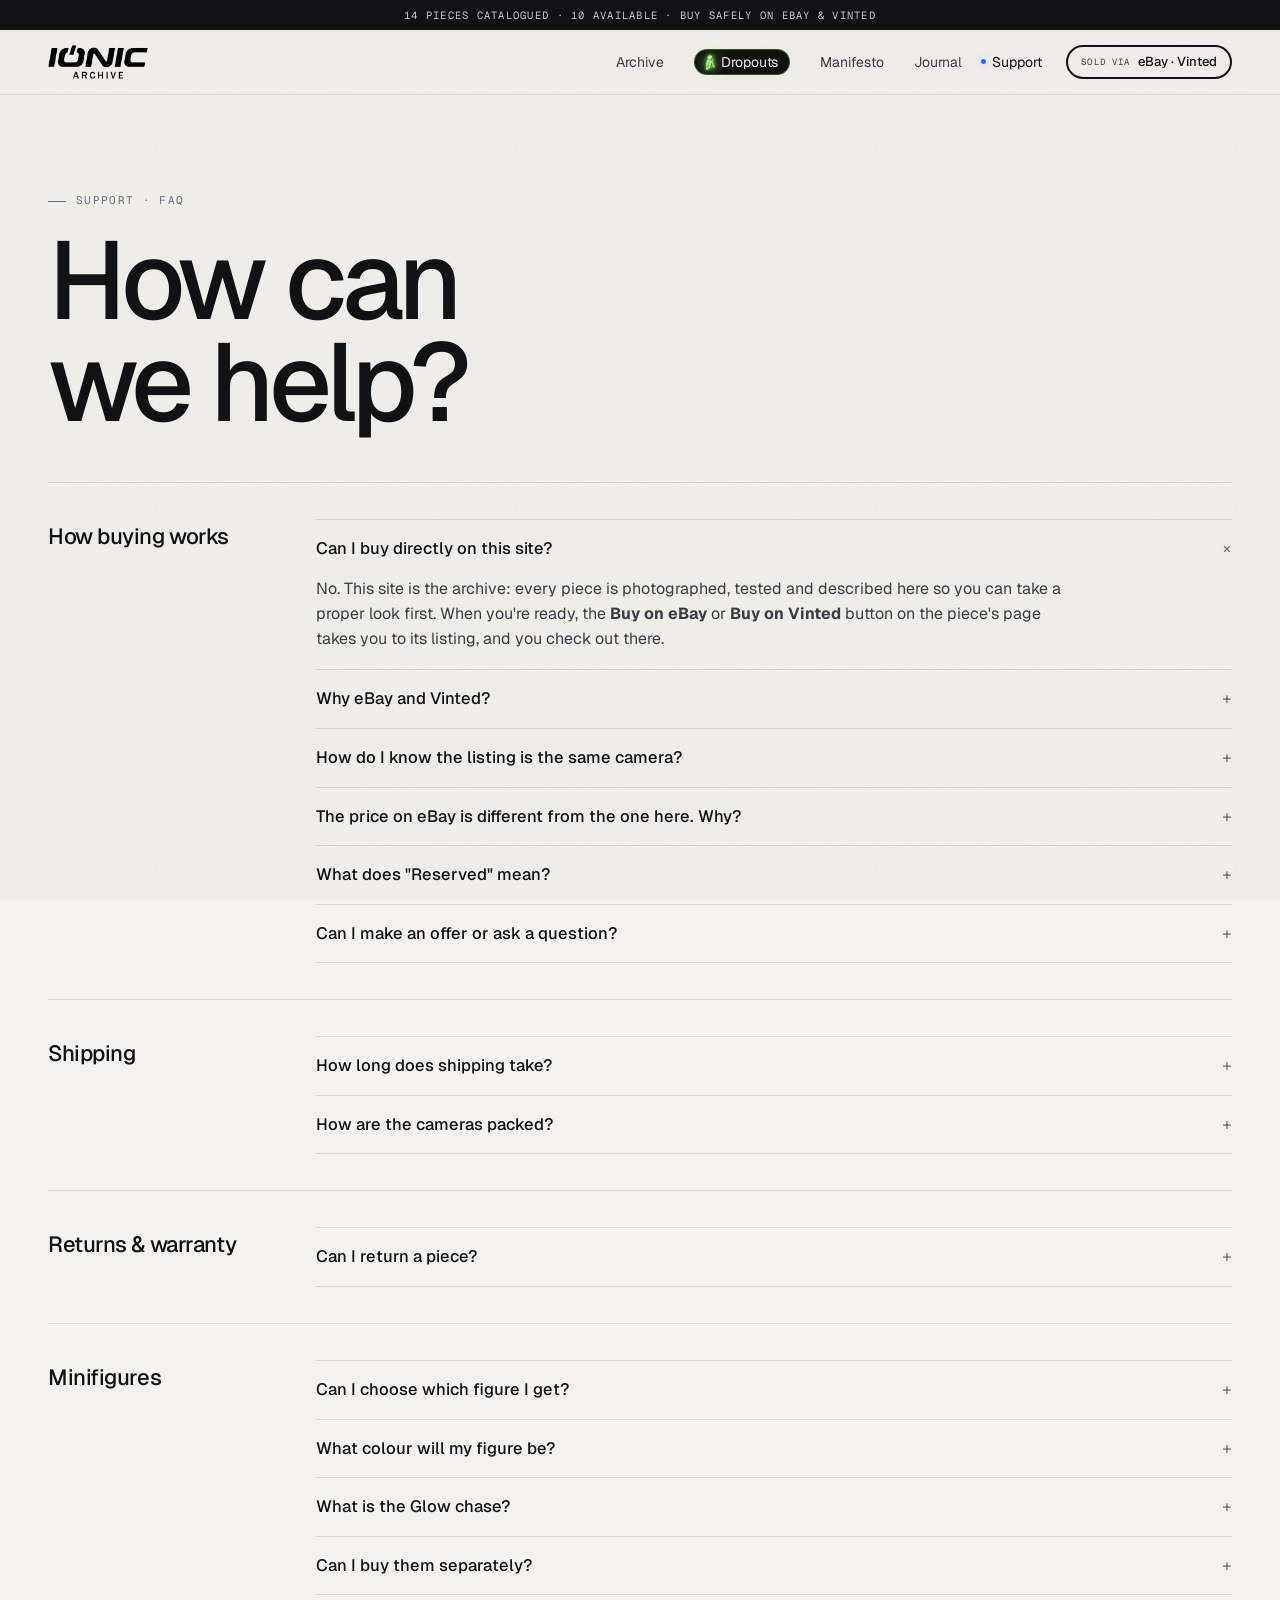
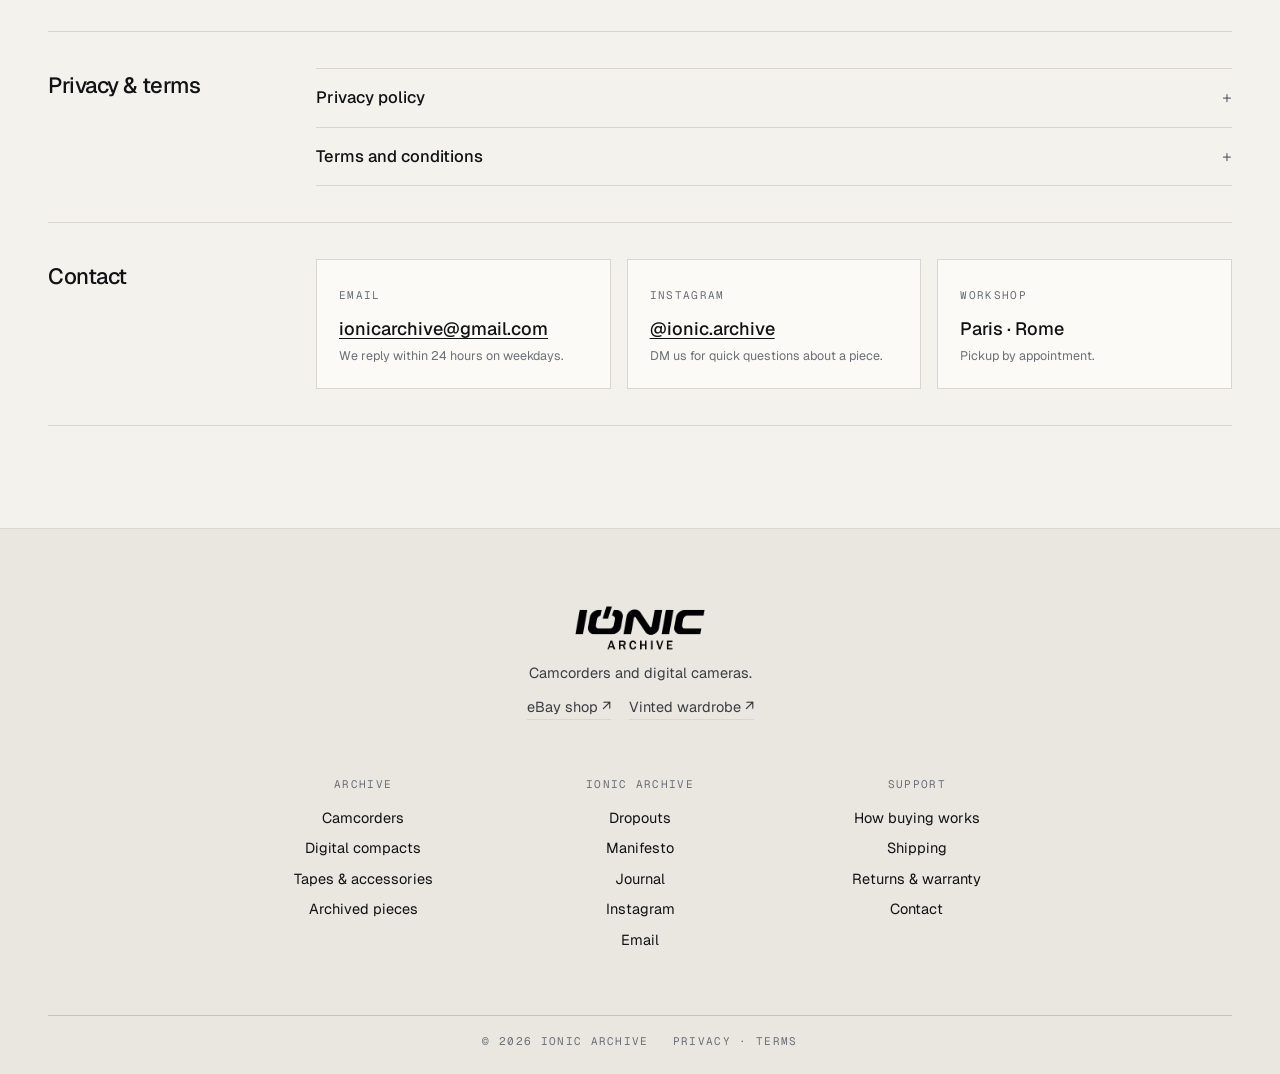
<file: support.html>
<!doctype html>
<html lang="en">
<head>
<meta charset="utf-8">
<meta name="viewport" content="width=device-width, initial-scale=1, viewport-fit=cover">
<title>Support — Buying on eBay &amp; Vinted, shipping, returns · Ionic Archive</title>
<meta name="description" content="How buying from Ionic Archive works: every piece is catalogued here and sold through eBay or Vinted. Shipping, returns, minifigures and contact details.">
<link rel="canonical" href="https://ionicarchive.com/support">
<link rel="preconnect" href="https://fonts.googleapis.com"><link rel="preconnect" href="https://fonts.gstatic.com" crossorigin>
<link href="https://fonts.googleapis.com/css2?family=Geist:wght@300..700&family=Geist+Mono:wght@400;500&display=swap" rel="stylesheet">
<link rel="stylesheet" href="assets/css/style.css?v=20261122j">
<script>document.documentElement.classList.add('js')</script>
<script defer src="assets/js/data.js?v=20261122j"></script><script defer src="assets/js/art.js?v=20261122j"></script><script defer src="assets/js/main.js?v=20261122j"></script>
</head>
<body data-page="support">
<div class="lcd" aria-hidden="true"><i class="lcd__t"></i><i class="lcd__b"></i><i class="lcd__line"></i></div>
<main id="main">
  <div class="wrap">
    <header class="phead"><p class="label kicker">Support · FAQ</p><h1 class="h1">How can<br>we help?</h1></header>

    <section class="faq" id="buying"><h2>How buying works</h2><div>
      <details open><summary>Can I buy directly on this site?</summary><p>No. This site is the archive: every piece is photographed, tested and described here so you can take a proper look first. When you're ready, the <b>Buy on eBay</b> or <b>Buy on Vinted</b> button on the piece's page takes you to its listing, and you check out there.</p></details>
      <details><summary>Why eBay and Vinted?</summary><p>You pay through a platform you already know, with its own checkout and buyer protection. We never see your card details, and you don't need an account with us.</p></details>
      <details><summary>How do I know the listing is the same camera?</summary><p>Every listing title carries the piece's archive code (for example IA-0044) and uses the same photos you see here. If anything doesn't match, message us before buying.</p></details>
      <details><summary>The price on eBay is different from the one here. Why?</summary><p>Platform fees and shipping options can change the final total a little. The listing on eBay or Vinted always shows the price you'll actually pay.</p></details>
      <details><summary>What does "Reserved" mean?</summary><p>Someone has bought or made an offer on the piece and the sale is being completed on eBay or Vinted. If it falls through, the piece comes back to the archive. You can ask to be notified.</p></details>
      <details><summary>Can I make an offer or ask a question?</summary><p>Yes: use the platform's message or offer button on the listing, or write to us directly (details below).</p></details>
    </div></section>

    <section class="faq" id="shipping"><h2>Shipping</h2><div>
      <details><summary>How long does shipping take?</summary><p>We ship within 24–48 business hours of the sale, tracked. Cost and carrier are shown on the eBay or Vinted listing, and tracking appears in your order on the platform.</p></details>
      <details><summary>How are the cameras packed?</summary><p>Double box, custom-cut foam, tapes and batteries packed separately from the body. Your Dropout minifigure travels in the same parcel.</p></details>
    </div></section>

    <section class="faq" id="returns"><h2>Returns &amp; warranty</h2><div>
      <details><summary>Can I return a piece?</summary><p>Returns follow the platform you bought on. On eBay, the return policy is stated on each listing and you're covered by the eBay Money Back Guarantee. On Vinted, you're covered by Vinted's Buyer Protection: report any problem through the app within the time it gives you after delivery.</p></details>
    </div></section>
    <section class="faq" id="minifigures"><h2>Minifigures</h2><div>
      <details><summary>Can I choose which figure I get?</summary><p>No: they're blind boxes. That's the fun. The odds are listed on the Dropouts page.</p></details>
      <details><summary>What colour will my figure be?</summary><p>A surprise. Every Dropout is 3D printed in a random filament colour, so the colours you see on the site are only examples. Yours could be any of them, or one we haven't shown.</p></details>
      <details><summary>What is the Glow chase?</summary><p>About 1 bag in 20 hides a glow-in-the-dark edition. It can be any figure, from the most common to the secret one: same pose, printed in filament that lights up in the dark.</p></details>
      <details><summary>Can I buy them separately?</summary><p>No. Figures are never sold: you only get one by buying a piece from the archive. One per parcel, however many pieces it contains.</p></details>
    </div></section>

    <section class="faq" id="privacy"><h2>Privacy &amp; terms</h2><div>
      <details><summary>Privacy policy</summary><p>What data this site collects (very little), why, for how long, and your rights under the GDPR. <a class="link" href="legal.html#privacy">Read the privacy policy →</a></p></details>
      <details id="terms"><summary>Terms and conditions</summary><p>How this site works, how sales on eBay and Vinted are handled, and your rights as a consumer. <a class="link" href="legal.html#terms">Read the terms →</a></p></details>
    </div></section>

    <section class="faq" id="contact" style="border-bottom:1px solid var(--line)"><h2>Contact</h2>
      <div class="contact">
        <div><span class="label">Email</span><b><a href="mailto:ionicarchive@gmail.com">ionicarchive@gmail.com</a></b><p class="fine">We reply within 24 hours on weekdays.</p></div>
        <div><span class="label">Instagram</span><b><a href="https://www.instagram.com/ionic.archive" target="_blank" rel="noopener">@ionic.archive</a></b><p class="fine">DM us for quick questions about a piece.</p></div>
        <div><span class="label">Workshop</span><b>Paris · Rome</b><p class="fine">Pickup by appointment.</p></div>
      </div>
    </section>
  </div>
  <div style="height:clamp(64px,8vw,120px)"></div>
</main>
</body>
</html>
</file>
<file: assets/css/style.css>
/* =========================================================
   IONIC ARCHIVE — design system
   ========================================================= */
:root{
  --paper:#F4F2ED; --paper-2:#EAE7E0; --card:#FBFAF7;
  --ink:#111214; --ink-2:#3A3D43; --muted:#6B6F77; --line:#D9D6CE; --line-2:#C6C3BA;
  --silver-1:#E4E6EA; --silver-2:#BFC4CB; --silver-3:#8C929B;
  --night:#0B0C0E; --night-2:#141619; --night-3:#1D2025; --night-line:#2A2E35; --night-text:#E8E9EC; --night-muted:#9097A1;
  --ion:#2F6BFF; --ion-2:#5C8BFF; --ion-glow:rgba(47,107,255,.35);
  --rec:#E5322D; --stamp:#FF9A3C;
  --f-display:"Geist", system-ui, -apple-system, "Segoe UI", sans-serif;
  --f-mono:"Geist Mono", ui-monospace, "SFMono-Regular", Menlo, Consolas, monospace;
  --gutter:clamp(16px,4vw,48px); --max:1360px;
  --ease:cubic-bezier(.2,.7,.2,1);
  --hdr:64px; --strip:30px;
}
*,*::before,*::after{box-sizing:border-box;margin:0;padding:0}
html{-webkit-text-size-adjust:100%;scroll-behavior:smooth;scroll-padding-top:110px}
body{font-family:var(--f-display);font-size:16px;line-height:1.55;color:var(--ink);background:var(--paper);-webkit-font-smoothing:antialiased;overflow-x:hidden;min-height:100vh}
body::after{content:"";position:fixed;inset:0;pointer-events:none;z-index:400;opacity:.055;mix-blend-mode:multiply;
  background-image:url("data:image/svg+xml;utf8,<svg xmlns='http://www.w3.org/2000/svg' width='180' height='180'><filter id='n'><feTurbulence type='fractalNoise' baseFrequency='.85' numOctaves='2' stitchTiles='stitch'/><feColorMatrix values='0 0 0 0 0  0 0 0 0 0  0 0 0 0 0  0 0 0 .7 0'/></filter><rect width='100%' height='100%' filter='url(%23n)'/></svg>")}
[hidden]{display:none!important}
img,svg{display:block;max-width:100%}
a{color:inherit;text-decoration:none}
button,input,select,textarea{font:inherit;color:inherit}
button{background:none;border:0;cursor:pointer}
ul{list-style:none}
:focus-visible{outline:2px solid var(--ion);outline-offset:3px;border-radius:2px}
::selection{background:var(--ion);color:#fff}
@media (prefers-reduced-motion:reduce){
  html{scroll-behavior:auto}
  *,*::before,*::after{animation-duration:.001ms!important;animation-delay:0s!important;animation-iteration-count:1!important;transition-duration:.001ms!important}
}

/* ---------- utilities ---------- */
.wrap{max-width:var(--max);margin:0 auto;padding:0 var(--gutter)}
.mono{font-family:var(--f-mono);font-feature-settings:"zero" 1;font-variant-numeric:tabular-nums}
.label{font-family:var(--f-mono);font-size:11px;line-height:1.4;letter-spacing:.12em;text-transform:uppercase;color:var(--muted)}
.sr{position:absolute!important;width:1px;height:1px;overflow:hidden;clip:rect(0 0 0 0);white-space:nowrap}
.skip{position:absolute;left:-9999px;top:8px;z-index:1000;background:var(--ink);color:#fff;padding:10px 14px}
.skip:focus{left:16px}
.fine{font-size:12.5px;color:var(--muted);line-height:1.5}
.dot-rec{display:inline-block;width:6px;height:6px;border-radius:50%;background:var(--rec);margin-right:7px;vertical-align:1px;animation:blink 1.2s steps(1) infinite}
@keyframes blink{50%{opacity:0}}

/* ---------- type ---------- */
.h1{font-size:clamp(44px,8.6vw,128px);line-height:.93;letter-spacing:-.048em;font-weight:500}
.h2{font-size:clamp(32px,5vw,64px);line-height:1;letter-spacing:-.04em;font-weight:500}
.h3{font-size:clamp(22px,2.4vw,30px);line-height:1.12;letter-spacing:-.025em;font-weight:500}
.lead{font-size:clamp(17px,1.55vw,21px);line-height:1.45;color:var(--ink-2);max-width:40ch}
.kicker{display:inline-flex;align-items:center;gap:10px;margin-bottom:20px}
.kicker::before{content:"";width:18px;height:1px;background:currentColor}

/* ---------- buttons ---------- */
.btn{display:inline-flex;align-items:center;justify-content:center;gap:12px;min-height:52px;padding:0 24px;font-size:15px;font-weight:500;letter-spacing:-.005em;border-radius:3px;transition:background .25s,color .25s,box-shadow .25s,border-color .25s;white-space:nowrap;text-align:center}
.btn .arr{font-family:var(--f-mono);font-size:13px;transition:transform .25s var(--ease)}
.btn:hover .arr{transform:translateX(3px)}
.btn--ink{background:var(--ink);color:#fff}
.btn--ink:hover{background:#000;box-shadow:0 0 0 4px rgba(47,107,255,.14)}
.btn--ion{background:var(--ion);color:#fff;box-shadow:0 10px 30px -10px var(--ion-glow)}
.btn--ion:hover{background:#2259E8;box-shadow:0 10px 34px -6px var(--ion-glow)}
.btn--line{border:1px solid currentColor}
.btn--line:hover{background:var(--ink);color:var(--paper);border-color:var(--ink)}
.night .btn--line:hover{background:var(--night-text);color:var(--night);border-color:var(--night-text)}
.btn--block{width:100%}
.btn[disabled]{background:var(--paper-2);color:var(--muted);box-shadow:none;cursor:not-allowed}
.link{display:inline-flex;gap:8px;align-items:center;font-size:14px;border-bottom:1px solid currentColor;padding-bottom:2px}
.link:hover{color:var(--ion)}

/* ---------- LCD page transition ---------- */
.lcd{position:fixed;inset:0;z-index:500;pointer-events:none}
.lcd i{position:absolute;left:0;right:0;display:block}
.lcd__t,.lcd__b{height:50.5%;background:#050607}
.lcd__t{top:0;transform:translateY(-100%)}
.lcd__b{bottom:0;transform:translateY(100%)}
.lcd__line{top:50%;height:2px;margin-top:-1px;background:#E6EEFF;box-shadow:0 0 22px 5px rgba(92,139,255,.75);opacity:0}
html.js .lcd .lcd__t{animation:lcdTopOut .55s var(--ease) .12s both}
html.js .lcd .lcd__b{animation:lcdBotOut .55s var(--ease) .12s both}
html.js .lcd .lcd__line{animation:lcdLineIn .62s ease both}
html.js .lcd.lcd--out .lcd__t{animation:lcdTopIn .28s var(--ease) both}
html.js .lcd.lcd--out .lcd__b{animation:lcdBotIn .28s var(--ease) both}
html.js .lcd.lcd--out .lcd__line{animation:lcdLineOut .32s ease both}
@keyframes lcdTopOut{from{transform:translateY(0)}to{transform:translateY(-100%)}}
@keyframes lcdBotOut{from{transform:translateY(0)}to{transform:translateY(100%)}}
@keyframes lcdTopIn{from{transform:translateY(-100%)}to{transform:translateY(0)}}
@keyframes lcdBotIn{from{transform:translateY(100%)}to{transform:translateY(0)}}
@keyframes lcdLineIn{0%{opacity:1;transform:scaleX(0)}30%{opacity:1;transform:scaleX(1)}100%{opacity:0;transform:scaleX(1) scaleY(40)}}
@keyframes lcdLineOut{0%{opacity:0;transform:scaleX(1)}70%{opacity:1;transform:scaleX(1)}100%{opacity:1;transform:scaleX(.002)}}

/* ---------- status strip + header ---------- */
.strip{background:var(--ink);color:#C9CDD4;font-family:var(--f-mono);font-size:10.5px;letter-spacing:.12em;text-transform:uppercase}
.strip__in{display:flex;justify-content:space-between;align-items:center;height:var(--strip);gap:16px}
.strip__in span{white-space:nowrap}
.hdr{position:sticky;top:0;z-index:60;background:rgba(244,242,237,.86);-webkit-backdrop-filter:blur(14px) saturate(1.2);backdrop-filter:blur(14px) saturate(1.2);border-bottom:1px solid var(--line)}
.hdr__in{display:flex;align-items:center;gap:24px;height:var(--hdr)}
.logo{display:flex;align-items:center;gap:11px;flex:none}




.nav{margin-left:auto}
.nav ul{display:flex;gap:30px}
.nav a{font-size:14px;color:var(--ink-2);position:relative;padding:6px 0;transition:color .2s}
.nav a:hover,.nav a[aria-current="page"]{color:var(--ink)}
.nav a[aria-current="page"]::before{content:"";position:absolute;left:-11px;top:50%;width:5px;height:5px;margin-top:-2.5px;border-radius:50%;background:var(--ion);box-shadow:0 0 8px var(--ion-glow)}
.hdr__tools{display:flex;align-items:center;gap:18px}
.lang{font-family:var(--f-mono);font-size:11px;letter-spacing:.1em;padding:6px 0}
.lang span{color:var(--muted)}
/* "Sold via eBay · Vinted": where the cart used to be, says where buying happens */
.buyvia{font-size:13px;display:flex;align-items:center;gap:8px;padding:5px 11px;border:1px solid var(--line);border-radius:999px;white-space:nowrap;transition:border-color .2s}
.buyvia .label{font-size:9px;color:var(--muted)}
.buyvia:hover{border-color:currentColor}
.burger{display:none;font-family:var(--f-mono);font-size:11px;letter-spacing:.12em;text-transform:uppercase;padding:8px 0}
@media (max-width:920px){
  .burger{display:block}
  .hdr__tools{margin-left:auto}
  .nav{display:none;position:fixed;left:0;right:0;top:calc(var(--hdr) + var(--strip));bottom:0;background:var(--paper);padding:24px var(--gutter);margin:0;overflow:auto;z-index:59}
  .nav.open{display:block}
  .nav ul{flex-direction:column;gap:0}
  .nav a{display:block;font-size:34px;letter-spacing:-.03em;padding:14px 0;border-bottom:1px solid var(--line)}
  .nav a[aria-current="page"]::before{left:auto;right:0}
  .hide-sm{display:none}
}
/* Dropouts link: the one entry that's a sticker, not a word */
.nav .nav__drop{display:inline-flex;align-items:center;gap:7px;padding:6px 12px 6px 6px;margin:-6px 0;background:#FFE14D;color:var(--ink)!important;font-weight:600;border-radius:999px;
  box-shadow:2px 2px 0 var(--ink);transform:rotate(-3deg);transition:transform .2s var(--ease),box-shadow .2s;position:relative;animation:navWob 5s ease-in-out 2s infinite}
.nav .nav__drop:hover{transform:rotate(0) translate(-1px,-1px);box-shadow:3px 3px 0 var(--ink);animation:none}
.nav .nav__drop[aria-current="page"]::before{display:none}
.nav__q{width:20px;height:20px;border-radius:50%;background:#FF6FB5;color:var(--ink);display:grid;place-items:center;font-size:12px;font-weight:700;box-shadow:0 0 0 1.5px var(--ink)}
.nav__tag{position:absolute;top:-11px;right:-14px;font-family:var(--f-mono);font-size:8px;font-weight:400;letter-spacing:.1em;text-transform:uppercase;white-space:nowrap;
  background:var(--ion);color:#fff;padding:2px 5px;transform:rotate(6deg);box-shadow:1px 1px 0 var(--ink)}
@keyframes navWob{0%,88%,100%{transform:rotate(-3deg)}91%{transform:rotate(3deg) scale(1.06)}94%{transform:rotate(-5deg) scale(1.06)}97%{transform:rotate(-2deg)}}
@media (prefers-reduced-motion:reduce){.nav .nav__drop{animation:none}}
@media (max-width:920px){
  .nav .nav__drop{font-size:34px;padding:10px 22px 10px 10px;margin:14px 0;border-bottom:0;box-shadow:4px 4px 0 var(--ink)}
  .nav__q{width:40px;height:40px;font-size:24px}
  .nav__tag{font-size:10px;top:-12px;right:-8px}
  .nav__drop-li{border-bottom:1px solid var(--line)}
}
.night-hdr .hdr{background:rgba(11,12,14,.82);border-color:var(--night-line);color:var(--night-text)}
.night-hdr .nav a{color:var(--night-muted)}
.night-hdr .nav a:hover,.night-hdr .nav a[aria-current="page"]{color:#fff}

.night-hdr .buyvia{border-color:var(--night-line)}
.night-hdr .lang span{color:var(--night-muted)}
@media (max-width:920px){.night-hdr .nav{background:var(--night)}.night-hdr .nav a{border-color:var(--night-line)}}

/* ---------- sections ---------- */
.sec{padding:clamp(72px,10vw,140px) 0}
.sec--tight{padding:clamp(56px,7vw,96px) 0}
.sec-head{display:grid;grid-template-columns:1fr auto;align-items:end;gap:16px 32px;margin-bottom:clamp(32px,4vw,56px);border-top:1px solid var(--ink);padding-top:14px}
.sec-head__top{grid-column:1/-1;display:flex;justify-content:space-between}
.sec-head p.lead{margin-top:14px}
@media (max-width:700px){.sec-head{grid-template-columns:1fr}}
.alt{background:var(--paper-2)}
.night{background:var(--night);color:var(--night-text)}
.night .label,.night .fine{color:var(--night-muted)}
.night .lead{color:#B9BEC7}
.night .sec-head{border-color:var(--night-text)}
.scan{position:relative;isolation:isolate}
.scan::before{content:"";position:absolute;inset:0;pointer-events:none;z-index:-1;background:repeating-linear-gradient(0deg,rgba(255,255,255,.022) 0 1px,transparent 1px 3px)}

/* reveal on scroll */
.rv{opacity:0;transform:translateY(16px);transition:opacity .7s var(--ease),transform .7s var(--ease)}
.rv.in{opacity:1;transform:none}
html:not(.js) .rv{opacity:1;transform:none}

/* ---------- viewfinder ---------- */
.vf{position:absolute;inset:10px;pointer-events:none;font-family:var(--f-mono);font-size:10px;letter-spacing:.08em;color:var(--ink);opacity:0;transition:opacity .2s}
.vf__c{position:absolute;width:14px;height:14px;border:0 solid currentColor}
.vf__c.tl{top:0;left:0;border-top-width:1.5px;border-left-width:1.5px}
.vf__c.tr{top:0;right:0;border-top-width:1.5px;border-right-width:1.5px}
.vf__c.bl{bottom:0;left:0;border-bottom-width:1.5px;border-left-width:1.5px}
.vf__c.br{bottom:0;right:0;border-bottom-width:1.5px;border-right-width:1.5px}
.vf__rec{position:absolute;top:5px;left:22px;color:var(--rec);animation:blink 1s steps(1) infinite}
.vf__mode{position:absolute;top:5px;right:22px}
.vf__tc{position:absolute;bottom:4px;right:22px}
.vf__bat{position:absolute;bottom:7px;left:22px;width:17px;height:8px;border:1px solid currentColor;border-radius:1px}
.vf__bat::before{content:"";position:absolute;right:-3px;top:2px;width:2px;height:3px;background:currentColor}
.vf__bat::after{content:"";position:absolute;inset:1px;right:4px;background:currentColor}
.vf::after{content:"";position:absolute;left:50%;top:50%;width:12px;height:12px;margin:-6px 0 0 -6px;background:linear-gradient(currentColor,currentColor) center/1px 100% no-repeat,linear-gradient(currentColor,currentColor) center/100% 1px no-repeat;opacity:.5}
.vf--on{opacity:1}
.vf--light{color:#fff}

/* ---------- product card ---------- */
.grid{display:grid;grid-template-columns:repeat(auto-fill,minmax(250px,1fr));gap:44px 22px}
.grid--4{grid-template-columns:repeat(4,1fr)}
@media (max-width:860px){.grid--4{grid-template-columns:repeat(2,1fr)}}
@media (max-width:620px){.grid,.grid--4{grid-template-columns:1fr 1fr;gap:30px 12px}}
.card{position:relative}
.card__link{display:block}
.card__media{position:relative;aspect-ratio:4/5;background:radial-gradient(80% 62% at 50% 44%,#fff 0%,#F2F0EB 52%,#E5E2DA 100%);overflow:hidden;margin-bottom:14px}
.shot{position:absolute;inset:0;display:grid;place-items:center;padding:9%;transition:opacity .35s var(--ease),transform .7s var(--ease)}
.shot svg{width:100%;height:auto}
.shot--b{opacity:0;transform:scale(1.04)}
@media (hover:hover){
  .card:hover .shot--a{opacity:0}
  .card:hover .shot--b{opacity:1;transform:none}
  .card:hover .vf{opacity:1}
}
.card:focus-within .shot--a{opacity:0}
.card:focus-within .shot--b{opacity:1;transform:none}
.card:focus-within .vf{opacity:1}
.card__meta{display:flex;justify-content:space-between;align-items:center;gap:8px;margin-bottom:6px}
.code{font-family:var(--f-mono);font-size:11px;letter-spacing:.06em;color:var(--muted)}
.card__name{font-size:17px;font-weight:500;letter-spacing:-.015em;line-height:1.25}
.card__sub{font-family:var(--f-mono);font-size:11px;letter-spacing:.02em;color:var(--muted);margin-top:5px}
.card__price{margin-top:10px;font-size:15px;font-variant-numeric:tabular-nums}
@media (max-width:620px){.card__name{font-size:15px}.card__sub{font-size:10px}.vf{font-size:8.5px}}



.is-sold .card__price{font-family:var(--f-mono);font-size:12.5px;letter-spacing:.06em;color:var(--rec)}
.stamp{position:absolute;left:12px;bottom:12px;font-family:var(--f-mono);font-size:10px;letter-spacing:.16em;text-transform:uppercase;border:1px solid var(--ink-2);padding:5px 8px;color:var(--ink-2);background:rgba(244,242,237,.85)}
.tag{font-family:var(--f-mono);font-size:10px;letter-spacing:.1em;text-transform:uppercase;display:inline-flex;align-items:center;gap:6px;white-space:nowrap}
.tag::before{content:"";width:6px;height:6px;border-radius:50%;background:currentColor}
.tag--ok{color:var(--ion)}
.tag--ok::before{box-shadow:0 0 6px var(--ion-glow)}
.tag--res{color:var(--ink-2)}
.tag--res::before{background:none;border:1px solid currentColor}
.tag--sold{color:var(--muted)}
.tag--sold::before{border-radius:0;width:7px;height:1px}

/* ---------- HOME: hero ---------- */
.hero{position:relative;min-height:calc(100svh - var(--hdr) - var(--strip));display:flex;flex-direction:column;overflow:hidden;
  background:radial-gradient(56% 58% at 50% 40%,#FFFFFF 0%,#F7F5F1 38%,var(--paper) 64%,var(--paper-2) 100%)}
.hero__stage{flex:1;display:grid;place-items:center;padding:28px var(--gutter) 8px;min-height:340px}
.hero__frame{position:relative;width:min(820px,100%);aspect-ratio:16/10}
.hero__frame .vf{inset:0;opacity:1;font-size:11px}
.hero__art{position:absolute;inset:6% 8%}
.hero__art .shot{padding:0}
.hero__art .shot--b{transform:none}
.hero__art.flip .shot--a{opacity:0}
.hero__art.flip .shot--b{opacity:1}
.hero__bottom{width:100%;max-width:var(--max);margin:0 auto;padding:0 var(--gutter) clamp(28px,4vw,48px);display:grid;grid-template-columns:1.25fr 1fr;gap:28px 56px;align-items:end}
.hero__copy p{margin-bottom:24px}
.hero__ctas{display:flex;gap:12px;flex-wrap:wrap}
.placard{grid-column:1/-1;display:grid;grid-template-columns:repeat(5,auto);justify-content:space-between;gap:8px 20px;border-top:1px solid var(--ink);padding-top:12px;font-family:var(--f-mono);font-size:10.5px;letter-spacing:.12em;text-transform:uppercase}
.placard span b{display:block;font-weight:400;color:var(--muted);font-size:9.5px;margin-bottom:2px}
@media (max-width:860px){
  .hero__bottom{grid-template-columns:1fr}
  .placard{grid-template-columns:repeat(3,auto)}
  .placard span:nth-child(n+4){display:none}
  .hero__ctas .btn{flex:1}
}

/* ---------- hero reel (full-screen photo carousel) ---------- */
.hero--reel{background:var(--night);color:#fff;isolation:isolate;justify-content:flex-end}
.reel{position:absolute;inset:0;z-index:-1;overflow:hidden;outline:none;touch-action:pan-y}
.reel:focus-visible{outline:2px solid var(--ion);outline-offset:-4px}
.reel__slide{position:absolute;inset:0;margin:0;visibility:hidden}
.reel__slide.is-on{visibility:visible;z-index:1}
.reel__slide.was-on{visibility:visible;z-index:0}
.reel__slide img{width:100%;height:100%;object-fit:cover;object-position:var(--pos,50% 50%)}
/* hard cut + snap zoom, like punching in on a camcorder rocker */
.reel__slide.is-on img{animation:reelPunch .7s cubic-bezier(.16,.9,.2,1) both}
@keyframes reelPunch{0%{transform:scale(1.16) translate3d(1.5%,0,0);filter:brightness(1.9) contrast(1.3) saturate(1.3)}
  18%{filter:brightness(1.05) contrast(1.1)}100%{transform:none;filter:none}}
/* DV tape dropout: horizontal slices of the incoming frame, displaced and colour-split */
.reel__glitch{position:absolute;inset:0;z-index:2;pointer-events:none;overflow:hidden}
.reel__glitch i{position:absolute;inset:0;background-size:cover;background-repeat:no-repeat;will-change:transform;
  animation:reelSlice var(--t,.32s) steps(4,end) forwards}
.reel__glitch i.r{mix-blend-mode:screen;filter:sepia(1) saturate(9) hue-rotate(-50deg) brightness(.9)}
.reel__glitch i.b{mix-blend-mode:screen;filter:sepia(1) saturate(9) hue-rotate(170deg) brightness(.9)}
@keyframes reelSlice{0%{transform:translate3d(var(--x),0,0);opacity:1}70%{opacity:1}100%{transform:none;opacity:0}}
.reel__flash{position:absolute;inset:0;z-index:3;background:#fff;opacity:0;pointer-events:none;mix-blend-mode:screen}
.reel__flash.go{animation:reelFlash .22s ease-out}
@keyframes reelFlash{0%{opacity:.5}100%{opacity:0}}
.reel__stamp{position:absolute;right:clamp(14px,2.5vw,28px);top:calc(clamp(14px,2.5vw,28px) + 26px);z-index:4;font-family:var(--f-mono);font-size:11px;letter-spacing:.1em;color:var(--stamp);text-shadow:0 0 8px rgba(255,154,60,.45);pointer-events:none}
.reel__shade{position:absolute;inset:0;pointer-events:none;
  background:linear-gradient(180deg,rgba(11,12,14,.38) 0%,rgba(11,12,14,0) 22%,rgba(11,12,14,0) 42%,rgba(11,12,14,.55) 68%,rgba(11,12,14,.86) 100%)}
.reel__vf{inset:clamp(14px,2.5vw,28px);opacity:1;font-size:11px}
.reel__vf .vf__c.bl,.reel__vf .vf__c.br,.reel__vf .vf__bat,.reel__vf .vf__tc,.reel__vf::after{display:none}
.hero--reel .hero__bottom{padding-top:clamp(140px,40vh,420px)}
.hero--reel .kicker{color:rgba(255,255,255,.75)}
.hero--reel .lead{color:rgba(255,255,255,.88)}
.hero--reel .h1{text-shadow:0 2px 30px rgba(0,0,0,.25)}
.btn--paper{background:var(--paper);color:var(--ink)}
.btn--paper:hover{background:#fff;box-shadow:0 0 0 4px rgba(47,107,255,.22)}
/* plain rule under the headline, full width */
.reel__bar{grid-column:1/-1;border-top:1px solid rgba(255,255,255,.45);padding-top:12px}
.reel__pause{position:absolute;z-index:5;right:clamp(14px,2.5vw,28px);top:calc(clamp(14px,2.5vw,28px) + 48px);font-size:10px;letter-spacing:.14em;color:rgba(255,255,255,.75);padding:6px 8px;border:1px solid rgba(255,255,255,.3);background:rgba(11,12,14,.25);-webkit-backdrop-filter:blur(6px);backdrop-filter:blur(6px)}
.reel__pause:hover{color:#fff;border-color:#fff}
/* straight cuts: punch in without the overexposed flash */
.reel__slide.is-on.cut-hard img{animation:reelSnap .35s cubic-bezier(.16,.9,.2,1) both}
@keyframes reelSnap{0%{transform:scale(1.06)}100%{transform:none}}
/* rewind: tracking band, skew and contrast while the tape spins back */
.reel.is-rew .reel__slide.is-on img{animation:none;transform:skewX(-3deg) scale(1.06);filter:contrast(1.2) saturate(1.3) brightness(1.05)}
.reel.is-rew::after{content:"";position:absolute;left:0;right:0;height:18%;top:-20%;z-index:3;pointer-events:none;
  background:linear-gradient(180deg,transparent,rgba(255,255,255,.45) 35%,rgba(255,255,255,.1) 55%,transparent);mix-blend-mode:overlay;animation:reelTrack .28s linear infinite}
.reel.is-rew::before{content:"";position:absolute;inset:0;z-index:3;pointer-events:none;background:repeating-linear-gradient(0deg,rgba(255,255,255,.07) 0 2px,transparent 2px 5px)}
@keyframes reelTrack{to{top:105%}}
@media (max-width:860px){
  .hero--reel .hero__bottom{padding-top:46vh}
  .reel__slide img{object-position:var(--pos-m,var(--pos,50% 50%))}
  .reel__vf .vf__mode,.reel__vf .vf__bat{display:none}
  .reel__pause{top:calc(clamp(14px,2.5vw,28px) + 46px)}
}
@media (prefers-reduced-motion:reduce){.reel__slide img{animation:none!important}.reel__glitch,.reel__flash{display:none}}

/* ---------- the deal: three core pillars ---------- */
.pillars{padding:clamp(56px,8vw,112px) 0 clamp(40px,6vw,80px)}
.pillars__head{display:flex;justify-content:space-between;align-items:end;gap:20px;flex-wrap:wrap;margin-bottom:clamp(40px,5vw,72px)}
.pillars__head .kicker{margin-bottom:12px}
.pillars__grid{display:grid;grid-template-columns:1fr 1fr 1.25fr;gap:14px}
.pillar{position:relative;display:flex;flex-direction:column;padding:clamp(20px,2.4vw,32px);min-height:clamp(480px,46vw,600px);overflow:hidden;border-radius:4px}
.pillar__top{display:flex;justify-content:space-between;align-items:center;gap:12px;margin-bottom:auto}
.pillar__n{font-size:13px;letter-spacing:.14em;border:1px solid currentColor;padding:4px 8px;border-radius:999px}
.pillar__h{font-size:clamp(38px,4.2vw,60px);line-height:.95;letter-spacing:-.045em;font-weight:500;margin:24px 0 14px}
.pillar p{font-size:15.5px;line-height:1.5;max-width:36ch}
.pillar__link{margin-top:22px;align-self:flex-start}

/* 01 selected: archive cards fanned like a catalogue drawer */
.pillar--sel{background:var(--card);border:1px solid var(--line)}
.pillar--sel p{color:var(--ink-2)}
.fan{position:relative;height:clamp(170px,17vw,230px);margin-top:28px}
.fan__card{position:absolute;bottom:0;left:50%;width:38%;background:#fff;border:1px solid var(--line);padding:8px 8px 10px;box-shadow:0 12px 24px -14px rgba(17,18,20,.35);
  transform:translateX(calc(-50% + (var(--i) - 1) * 52%)) rotate(calc((var(--i) - 1) * 7deg));transform-origin:50% 120%;transition:transform .5s var(--ease)}
.fan__card:nth-child(2){z-index:2}
.fan__media{aspect-ratio:4/5;background:radial-gradient(80% 62% at 50% 44%,#fff 0%,#F2F0EB 60%,#E8E5DE 100%);display:grid;place-items:center;overflow:hidden;margin-bottom:8px}
.fan__media svg{width:86%}
.fan__media img.ph{width:100%;height:100%;object-fit:cover}
.fan__card .mono{font-size:10px;letter-spacing:.1em;color:var(--muted)}
@media (hover:hover){.pillar--sel:hover .fan__card{transform:translateX(calc(-50% + (var(--i) - 1) * 62%)) rotate(calc((var(--i) - 1) * 11deg)) translateY(-6px)}}

/* 02 tested: a live bench log */
.pillar--test{background:var(--night);color:var(--night-text)}
.pillar--test .label{color:var(--night-muted)}
.pillar--test p{color:#B9BEC7}
.testlog{list-style:none;margin-top:28px;font-size:12px;letter-spacing:.06em;border-top:1px solid var(--night-line)}
.testlog li{display:flex;justify-content:space-between;gap:12px;padding:9px 0;border-bottom:1px solid var(--night-line);color:#C9CDD4}
.testlog li::before{content:"✓";color:var(--ion-2);margin-right:10px}
.testlog li span{flex:1}
.testlog b{font-weight:400;color:#58E08A}
.testlog__sum{color:#fff!important}
.testlog__sum::before{content:""!important;margin:0!important}
.testlog__sum b{color:#fff}
html.js .pillar--test .testlog li{opacity:0;transform:translateX(-8px);transition:opacity .35s,transform .35s var(--ease)}
html.js .pillar--test.in .testlog li{opacity:1;transform:none}
.pillar--test.in .testlog li:nth-child(2){transition-delay:.15s}.pillar--test.in .testlog li:nth-child(3){transition-delay:.3s}
.pillar--test.in .testlog li:nth-child(4){transition-delay:.45s}.pillar--test.in .testlog li:nth-child(5){transition-delay:.6s}
.pillar--test.in .testlog li:nth-child(6){transition-delay:.75s}.pillar--test.in .testlog li:nth-child(7){transition-delay:1s}

/* 03 minifigure: the loud one */
.pillar--fig{--fy:#FFE14D;--fp:#FF6FB5;background:var(--ion);color:#fff;
  background-image:radial-gradient(rgba(255,255,255,.16) 1.2px,transparent 1.3px);background-size:14px 14px}
.pillar--fig .pillar__n{border-color:rgba(255,255,255,.7)}
.pillar--fig p{color:rgba(255,255,255,.9)}
.pillar--fig .pillar__h{font-weight:600}
.sticker{font-family:var(--f-mono);font-size:11px;letter-spacing:.12em;text-transform:uppercase;background:var(--fy);color:var(--ink);padding:6px 10px;transform:rotate(-4deg);box-shadow:3px 3px 0 var(--ink);margin-right:96px;white-space:nowrap}
.spinbadge{position:absolute;top:14px;right:14px;width:104px;height:104px;animation:spin 16s linear infinite;z-index:3;filter:drop-shadow(3px 3px 0 var(--ink))}
@keyframes spin{to{transform:rotate(360deg)}}
.figbtn{margin-top:22px;align-self:flex-start;background:var(--fy);color:var(--ink);box-shadow:4px 4px 0 var(--ink);border-radius:3px;transition:transform .15s,box-shadow .15s}
.figbtn:hover{transform:translate(-2px,-2px);box-shadow:6px 6px 0 var(--ink)}
.figbtn:active{transform:translate(2px,2px);box-shadow:1px 1px 0 var(--ink)}
.figstage{position:relative;height:clamp(200px,19vw,250px);margin-top:20px}
.figstage__blob{position:absolute;left:8%;right:12%;bottom:0;height:78%;background:var(--fp);border-radius:58% 42% 55% 45% / 52% 48% 52% 48%;transform:rotate(-6deg)}
.figstage__box{position:absolute;left:4%;bottom:-6%;width:44%;transform:rotate(-9deg);transform-origin:50% 90%}
.figstage__box svg{width:100%;overflow:visible}
.figstage__fig{position:absolute;bottom:4%;width:20%;filter:drop-shadow(3px 4px 0 rgba(17,18,20,.85))}
.figstage__fig svg{width:100%}
.figstage__fig--a{left:44%;animation:bob 2.4s ease-in-out infinite}
.figstage__fig--b{left:63%;width:17%;animation:bob 2.4s ease-in-out .6s infinite}
.figstage__fig--q{left:79%;width:16%;bottom:12%;animation:bob 2.4s ease-in-out 1.2s infinite}
.figstage__fig--q svg{filter:brightness(0)}
.figstage__fig--q span{position:absolute;inset:0;display:grid;place-items:center;font-size:clamp(26px,2.6vw,36px);font-weight:600;color:var(--fy);padding-bottom:30%}
@keyframes bob{0%,100%{transform:translateY(0) rotate(-3deg)}50%{transform:translateY(-10px) rotate(3deg)}}
@media (hover:hover){.pillar--fig:hover .figstage__box{animation:shake .6s cubic-bezier(.36,.07,.19,.97)}}

/* big screens: the core section breaks out wider than the rest of the page (but not edge to edge) */
@media (min-width:1300px){
  .pillars__grid{gap:18px}
  .pillar{min-height:clamp(600px,40vw,780px);padding:clamp(28px,2.2vw,44px)}
  .pillar__h{font-size:clamp(56px,4.6vw,86px)}
  .pillar p{font-size:clamp(16px,1vw,19px);max-width:40ch}
  .pillar__n{font-size:14px;padding:5px 10px}
  .pillars__head .h2{font-size:clamp(56px,4.4vw,84px)}
  .fan{height:clamp(240px,17vw,330px)}
  .testlog{font-size:clamp(12px,.8vw,15px)}
  .testlog li{padding:clamp(9px,.75vw,14px) 0}
  .figstage{height:clamp(300px,21vw,400px)}
  .pillar--fig .figstage__box{width:auto;height:96%;left:2%}
  .pillar--fig .figstage__box svg{height:100%;width:auto}
  .pillar--fig .figstage__fig--a{width:clamp(210px,14.5vw,290px);height:auto;left:36%;bottom:-6%}
  .pillar--fig .figstage__fig--q{width:clamp(96px,6.6vw,132px);height:auto;left:auto;right:1%;top:auto;bottom:4%}
  .pillar--fig .figstage{margin-bottom:8px}
  .pillar--fig .figstage__blob{left:14%;right:10%}
  .spinbadge{width:clamp(104px,7.5vw,140px);height:clamp(104px,7.5vw,140px)}
  .sticker{font-size:12px;margin-right:clamp(110px,8vw,150px)}
  .figbtn,.pillar__link{font-size:16px}
  .figbtn{min-height:56px;padding:0 28px}
}
@media (max-width:980px){.pillars__grid{grid-template-columns:1fr 1fr}.pillar--fig{grid-column:1/-1;min-height:520px}}
@media (max-width:640px){
  .pillars__grid{grid-template-columns:1fr}
  .pillar{min-height:0}
  .pillar__top{margin-bottom:0}
  .spinbadge{width:84px;height:84px}
  .sticker{margin-right:86px;font-size:10px}
}
@media (prefers-reduced-motion:reduce){.spinbadge,.figstage__fig{animation:none!important}}

/* ---------- 3D minifigures (fig3d.js) ---------- */
.f3d{position:relative;touch-action:pan-y;cursor:grab;-webkit-user-select:none;user-select:none;outline:none}
.figstage__fig.f3d,.mfstage__fig.f3d{position:absolute}
.f3d:focus-visible{outline:2px solid #fff;outline-offset:-4px}
.f3d.is-drag{cursor:grabbing}
.f3d__cv{position:absolute;inset:0;width:100%;height:100%;display:block;z-index:1}
.f3d__poster{position:absolute;left:10%;top:6%;width:80%;height:88%;object-fit:contain;opacity:.35;filter:grayscale(1) contrast(1.1);transition:opacity .4s;pointer-events:none}
.f3d.is-sil .f3d__poster{filter:brightness(0);opacity:.35}
.f3d.is-ready .f3d__poster{opacity:0}
.f3d.is-fallback .f3d__poster{opacity:1}
.f3d__load{position:absolute;left:0;right:0;bottom:6px;text-align:center;font-size:9px;letter-spacing:.16em;opacity:.65;transition:opacity .3s;pointer-events:none;animation:blink 1.2s steps(1) infinite}
.f3d.is-ready .f3d__load,.f3d.is-fallback .f3d__load{opacity:0;animation:none}

/* "Drop / outs." — the second line skips like a DV dropout */
.skip-line{position:relative;display:inline-block;transform:translateX(.08em);text-shadow:-.035em 0 rgba(229,50,45,.85),.035em 0 rgba(47,107,255,.9)}
.skip-line::after{content:attr(data-t);position:absolute;left:0;top:0;color:var(--night-text);clip-path:inset(38% 0 44% 0);transform:translateX(.12em);text-shadow:none;animation:skipJ 3.2s steps(1) infinite}
@keyframes skipJ{0%,86%{transform:translateX(.12em);opacity:1}88%{transform:translateX(-.08em)}90%{transform:translateX(.2em)}92%,100%{transform:translateX(.12em)}}
@media (prefers-reduced-motion:reduce){.skip-line::after{animation:none}}
/* hero turntable on the Dropouts page */
.mfstage{--acc:#2F6BFF;position:relative;aspect-ratio:1/1;width:100%;max-width:560px;margin-left:auto}
.mfstage__disc{position:absolute;inset:5%;border-radius:50%;background:var(--acc);transition:background .6s ease,box-shadow .6s ease;box-shadow:0 0 140px -20px var(--acc)}
.mfstage__disc::after{content:"";position:absolute;inset:0;border-radius:50%;background:repeating-radial-gradient(circle,rgba(255,255,255,.09) 0 1px,transparent 1px 9px),radial-gradient(circle at 50% 35%,rgba(255,255,255,.35),transparent 60%)}
.mfstage__fig{position:absolute;inset:-2% 6% 2%}
.mfstage__tag{position:absolute;left:2%;bottom:7%;z-index:2;background:#fff;color:var(--ink);padding:10px 14px 12px;transform:rotate(-4deg);box-shadow:4px 4px 0 var(--ink);display:flex;flex-direction:column;gap:2px;pointer-events:none}
.mfstage__tag .mono{font-size:10px;letter-spacing:.14em;color:var(--muted)}
.mfstage__tag b{font-size:clamp(22px,2.6vw,32px);font-weight:600;letter-spacing:-.03em;line-height:1}
.mfstage__hint{position:absolute;right:4%;bottom:9%;z-index:2;font-size:10px;letter-spacing:.14em;text-transform:uppercase;color:#fff;background:rgba(11,12,14,.35);padding:5px 8px;pointer-events:none}

/* series grid: each figure on its own colour */
.figs:has(.fig3){grid-template-columns:repeat(3,1fr);gap:14px}
.fig3{--acc:#2F6BFF;position:relative;background:var(--acc);color:var(--ink);border-radius:4px;padding:14px 16px 18px;display:flex;flex-direction:column;overflow:hidden;transition:transform .4s var(--ease)}
.fig3::before{content:"";position:absolute;inset:0;background-image:radial-gradient(rgba(255,255,255,.22) 1.1px,transparent 1.2px);background-size:13px 13px;pointer-events:none}
@media (hover:hover){.fig3:hover{transform:translateY(-4px) rotate(-.6deg)}}
.fig3__top{position:relative;display:flex;justify-content:space-between;align-items:center;z-index:2}
.fig3__num{font-size:11px;letter-spacing:.12em;background:var(--ink);color:#fff;padding:4px 7px}
.fig3 .chip{color:var(--ink);border-color:var(--ink);background:rgba(255,255,255,.6);box-shadow:none}
.fig3__view{position:relative;aspect-ratio:1/1;margin:4px -8px 6px}
.fig3__body{position:relative;z-index:2}
.fig3 h3{font-size:clamp(26px,2.6vw,34px);font-weight:600;letter-spacing:-.035em;line-height:1}
.fig3__role{font-size:10.5px;letter-spacing:.12em;text-transform:uppercase;margin:6px 0 10px;opacity:.75}
.fig3__lore{font-size:14px;line-height:1.45;opacity:.85;max-width:34ch}
.fig3__fin{display:inline-block;font-size:9.5px;letter-spacing:.14em;text-transform:uppercase;background:var(--ink);color:#fff;padding:4px 8px;margin:-2px 0 10px}
.fig3.is-darkbg{color:#fff}
.fig3.is-darkbg .chip{color:#fff;border-color:rgba(255,255,255,.8);background:rgba(255,255,255,.08)}
.fig3.is-darkbg .fig3__fin{background:#C8FF4D;color:var(--ink)}
.fig3.is-darkbg .fig3__num{background:#fff;color:var(--ink)}
.mfstage__fin{font-size:9.5px!important;letter-spacing:.14em;text-transform:uppercase;margin-top:2px}
.fig3.is-secret{background:#111214;color:#fff;box-shadow:inset 0 0 0 1px #2A2E35}
.fig3.is-secret::before{background-image:radial-gradient(rgba(255,138,60,.25) 1.1px,transparent 1.2px)}
.fig3.is-secret .fig3__num{background:#FF8A3C;color:var(--ink)}
.fig3.is-secret .chip{color:#fff;border-color:#3a3d43;background:#000}
.fig3__q{position:absolute;inset:0;z-index:2;display:grid;place-items:center;font-size:clamp(64px,7vw,96px);font-weight:600;color:#FF8A3C;text-shadow:0 0 30px rgba(255,138,60,.6);pointer-events:none;transition:opacity .2s}
.f3d.is-drag .fig3__q{opacity:0}
@media (max-width:900px){.figs:has(.fig3){grid-template-columns:1fr 1fr}}
@media (max-width:560px){.figs:has(.fig3){grid-template-columns:1fr 1fr;gap:8px}.fig3{padding:10px 10px 14px}.fig3__lore{display:none}.fig3 h3{font-size:22px}}

/* unboxing reveal shows the real figure */
.rv-fig{width:min(240px,50%);aspect-ratio:3/4;margin:0 auto -10px}
#revealText{display:grid;justify-items:center;gap:6px}
.stage{--acc:#2F6BFF;transition:background .6s}
.stage.is-revealed{background:radial-gradient(55% 50% at 50% 42%,var(--acc) 0%,rgba(20,22,25,.0) 70%),radial-gradient(60% 55% at 50% 55%,#1A1E27 0%,var(--night-2) 60%,var(--night) 100%)}

/* home: 3D figures in the pillar and teaser */
.figstage__fig{aspect-ratio:3/4}
.figstage{height:clamp(230px,23vw,300px)}
.figstage__fig--a{left:30%;width:50%;bottom:-8%;animation:none;filter:drop-shadow(4px 5px 0 rgba(17,18,20,.85))}
.figstage__fig--q{left:70%;width:32%;bottom:-2%;animation:none}
.figstage__fig--q span{z-index:2}
.teaser__art .fig-mini{padding:0}
.teaser__art .fig-mini .q{z-index:2}
.mfbox__art img{width:100%;height:100%;object-fit:contain;filter:brightness(0) invert(1);opacity:.25}
.mf-note img{width:34px;height:34px;object-fit:contain;flex:none;filter:invert(1) brightness(1.4);mix-blend-mode:screen}

/* intro strip */
.howto{display:grid;grid-template-columns:repeat(3,1fr);border-bottom:1px solid var(--line)}
.howto>div{padding:22px var(--gutter) 22px 0;display:flex;gap:16px;align-items:baseline}
.howto>div+div{padding-left:24px;border-left:1px solid var(--line)}
.howto .mono{font-size:11px;color:var(--muted)}
.howto p{font-size:14.5px;color:var(--ink-2)}
.howto strong{font-weight:500;color:var(--ink)}
@media (max-width:760px){.howto{grid-template-columns:1fr}.howto>div+div{padding-left:0;border-left:0;border-top:1px solid var(--line)}.howto>div{padding:16px 0}}

/* categories */
.cats{display:grid;grid-template-columns:repeat(auto-fit,minmax(0,1fr));grid-auto-flow:column;gap:16px}
.cat{position:relative;display:flex;flex-direction:column;justify-content:space-between;aspect-ratio:4/5;padding:22px;overflow:hidden;transition:transform .5s var(--ease)}
.cat--a{background:radial-gradient(90% 70% at 50% 55%,#fff,#ECE9E2)}
.cat--b{background:linear-gradient(160deg,#E7E9EC,#C9CDD3)}
.cat--c{background:var(--night);color:var(--night-text)}
.cat__art{position:absolute;left:8%;right:8%;top:22%;bottom:24%;display:grid;place-items:center;transition:transform .7s var(--ease)}
.cat:hover .cat__art{transform:scale(1.04)}
.cat__top{display:flex;justify-content:space-between;position:relative}
.cat h3{position:relative;font-size:clamp(24px,2.6vw,34px);font-weight:500;letter-spacing:-.03em;line-height:1.05}
.cat p{position:relative;font-size:14px;color:var(--ink-2);margin-top:8px;max-width:30ch}
.cat--c p,.cat--c .label{color:var(--night-muted)}
.cat .arr{font-family:var(--f-mono)}
@media (max-width:860px){.cats{grid-template-columns:1fr;grid-auto-flow:row}.cat{aspect-ratio:16/12}}

/* shot on */
.shots{display:grid;grid-template-columns:repeat(12,1fr);grid-auto-rows:clamp(120px,13vw,190px);gap:12px}
.shotf{position:relative;overflow:hidden;background:#000;margin:0}
.shotf svg{width:100%;height:100%}
.shotf::after{content:"";position:absolute;inset:0;pointer-events:none;opacity:.22;mix-blend-mode:overlay;
  background-image:url("data:image/svg+xml;utf8,<svg xmlns='http://www.w3.org/2000/svg' width='140' height='140'><filter id='n'><feTurbulence type='fractalNoise' baseFrequency='1.1' numOctaves='2'/></filter><rect width='100%' height='100%' filter='url(%23n)'/></svg>")}
.shotf figcaption{position:absolute;left:0;right:0;bottom:0;padding:28px 12px 10px;background:linear-gradient(transparent,rgba(0,0,0,.7));font-family:var(--f-mono);font-size:10px;letter-spacing:.08em;color:#E6E7EA;display:flex;justify-content:space-between;gap:10px;opacity:0;transform:translateY(6px);transition:.3s var(--ease);z-index:2}
.shotf:hover figcaption,.shotf:focus-within figcaption{opacity:1;transform:none}
.shotf .play{position:absolute;top:10px;right:10px;z-index:2;font-family:var(--f-mono);font-size:10px;letter-spacing:.1em;color:#fff;background:rgba(0,0,0,.45);padding:4px 7px}
.s1{grid-column:span 5;grid-row:span 2}.s2{grid-column:span 4}.s3{grid-column:span 3}.s4{grid-column:span 3;grid-row:span 2}.s5{grid-column:span 4}.s6{grid-column:span 5}.s7{grid-column:span 4}
.shots{grid-auto-flow:dense}
@media (hover:none){.shotf figcaption{opacity:1;transform:none}}
@media (max-width:760px){
  .shots{display:flex;overflow-x:auto;scroll-snap-type:x mandatory;gap:10px;margin:0 calc(var(--gutter)*-1);padding:0 var(--gutter);scrollbar-width:none}
  .shots::-webkit-scrollbar{display:none}
  .shotf{flex:0 0 78%;aspect-ratio:4/5;scroll-snap-align:center}
}

/* figure teaser */
.teaser{display:grid;grid-template-columns:1fr 1.1fr;gap:clamp(32px,6vw,96px);align-items:center}
.teaser__art{position:relative;display:grid;grid-template-columns:repeat(4,1fr);gap:10px;align-items:end}
.teaser__art .fig-mini{background:var(--night-2);aspect-ratio:3/4;display:grid;place-items:center;padding:10%;position:relative;border:1px solid var(--night-line)}
.teaser__art .fig-mini .q{position:absolute;inset:0;display:grid;place-items:center;font-size:48px;font-weight:300;color:var(--ion-2);text-shadow:0 0 18px var(--ion-glow)}
.teaser__box{grid-column:1/-1;display:flex;justify-content:center}
.teaser__box svg{width:min(260px,70%)}
.teaser ul{margin:28px 0 32px;border-top:1px solid var(--night-line)}
.teaser li{display:flex;justify-content:space-between;padding:11px 0;border-bottom:1px solid var(--night-line);font-family:var(--f-mono);font-size:12px;letter-spacing:.08em;text-transform:uppercase}
.teaser li span:last-child{color:var(--night-muted)}
@media (max-width:860px){.teaser{grid-template-columns:1fr}}

/* trust */
.trust{display:grid;grid-template-columns:repeat(3,1fr);gap:0;border-top:1px solid var(--ink)}
.trust>div{padding:28px 28px 32px 0}
.trust>div+div{padding-left:28px;border-left:1px solid var(--line)}
.trust svg{width:40px;height:40px;margin-bottom:22px}
.trust h3{font-size:20px;font-weight:500;letter-spacing:-.02em;margin-bottom:8px}
.trust p{color:var(--ink-2);font-size:15px;max-width:34ch}
@media (max-width:860px){.trust{grid-template-columns:1fr}.trust>div+div{padding-left:0;border-left:0;border-top:1px solid var(--line)}}
.reviews{display:grid;grid-template-columns:repeat(3,1fr);gap:16px;margin-top:48px}
.review{background:var(--card);padding:26px;border:1px solid var(--line);display:flex;flex-direction:column;gap:18px}
.review blockquote{font-size:17px;line-height:1.45;letter-spacing:-.01em}
.review footer{margin-top:auto;display:flex;justify-content:space-between;align-items:center}
.stars{color:var(--ion);letter-spacing:2px;font-size:12px}
@media (max-width:860px){.reviews{grid-template-columns:1fr}}

/* newsletter */
.nl{display:grid;grid-template-columns:1.1fr 1fr;gap:40px 80px;align-items:end}
.nl form{display:grid;gap:14px}
.field{display:flex;border-bottom:1px solid var(--night-text)}
.field input{flex:1;min-width:0;background:transparent;border:0;padding:16px 0;font-size:18px;color:inherit}
.field input::placeholder{color:#7D838D}
.field input:focus{outline:none}
.field:focus-within{border-color:var(--ion-2);box-shadow:0 1px 0 var(--ion-2)}
.field button{font-family:var(--f-mono);font-size:12px;letter-spacing:.12em;text-transform:uppercase;padding:0 0 0 16px;color:var(--ion-2)}
.consent{display:flex;gap:10px;align-items:flex-start;font-size:12.5px;color:var(--night-muted);line-height:1.5}
.consent a{text-decoration:underline}
.nl-ok{font-family:var(--f-mono);font-size:13px;letter-spacing:.06em;color:var(--ion-2);padding:18px 0;border-bottom:1px solid var(--night-line)}
@media (max-width:860px){.nl{grid-template-columns:1fr}}

/* checkbox */
.chk{appearance:none;-webkit-appearance:none;flex:none;width:16px;height:16px;border:1px solid currentColor;border-radius:2px;display:grid;place-items:center;cursor:pointer;margin-top:1px;background:transparent}
.chk::after{content:"";width:8px;height:8px;background:var(--ion);transform:scale(0);transition:transform .15s var(--ease)}
.chk:checked{border-color:var(--ion)}
.chk:checked::after{transform:scale(1)}

/* ---------- footer ---------- */
.ftr{background:var(--paper-2);padding:72px 0 28px;border-top:1px solid var(--line)}
.ftr__grid{display:grid;grid-template-columns:1.4fr repeat(3,1fr);gap:40px}
.ftr h4{font-family:var(--f-mono);font-size:11px;letter-spacing:.12em;text-transform:uppercase;color:var(--muted);font-weight:400;margin-bottom:14px}
.ftr li{margin-bottom:8px;font-size:14.5px}
.ftr li a:hover{color:var(--ion)}
.ftr__brand p{font-size:15px;color:var(--ink-2);max-width:32ch;margin-top:18px}
.ftr__base{display:flex;justify-content:space-between;gap:20px;flex-wrap:wrap;margin-top:64px;padding-top:18px;border-top:1px solid var(--line-2)}
@media (max-width:860px){.ftr__grid{grid-template-columns:1fr 1fr}.ftr__brand{grid-column:1/-1}}

/* ---------- drawer / cart ---------- */
.scrim{position:fixed;inset:0;background:rgba(11,12,14,.42);z-index:80;opacity:0;transition:opacity .3s}
.scrim.on{opacity:1}
.drawer{position:fixed;top:0;right:0;bottom:0;width:min(440px,100%);background:var(--paper);z-index:90;display:flex;flex-direction:column;transform:translateX(100%);transition:transform .4s var(--ease);visibility:hidden}
.drawer.open{transform:none;visibility:visible}
.drawer__head{display:flex;justify-content:space-between;align-items:center;padding:20px 24px;border-bottom:1px solid var(--line)}
.drawer__body{flex:1;overflow:auto;padding:8px 24px}
.drawer__foot{padding:20px 24px 24px;border-top:1px solid var(--line);display:grid;gap:14px}
.x{font-family:var(--f-mono);font-size:11px;letter-spacing:.12em;text-transform:uppercase}
.citem{display:grid;grid-template-columns:84px 1fr auto;gap:14px;padding:16px 0;border-bottom:1px solid var(--line);align-items:center}
.citem__art{background:radial-gradient(#fff,#ECE9E2);aspect-ratio:1;display:grid;place-items:center;padding:8px}
.citem h4{font-weight:500;font-size:15px;line-height:1.25}
.citem button{font-family:var(--f-mono);font-size:10px;letter-spacing:.1em;text-transform:uppercase;color:var(--muted);margin-top:6px}
.citem button:hover{color:var(--rec)}
.mf-note{display:flex;gap:12px;align-items:center;padding:12px 14px;background:var(--night);color:var(--night-text);font-size:13px}
.mf-note svg{width:30px;flex:none}
.row{display:flex;justify-content:space-between;align-items:baseline}
.row strong{font-size:20px;font-weight:500}
.empty{padding:48px 0;text-align:center;color:var(--muted)}

/* ---------- toast + cookie ---------- */
.toast{position:fixed;left:50%;bottom:24px;transform:translate(-50%,20px);background:var(--ink);color:#fff;font-family:var(--f-mono);font-size:12px;letter-spacing:.06em;padding:12px 18px;z-index:600;opacity:0;transition:.3s var(--ease);pointer-events:none;max-width:calc(100% - 32px)}
.toast.on{opacity:1;transform:translate(-50%,0)}
.cookie{position:fixed;left:16px;bottom:16px;z-index:300;width:min(440px,calc(100% - 32px));background:var(--card);border:1px solid var(--ink);padding:20px;box-shadow:0 20px 60px -20px rgba(0,0,0,.3)}
.cookie p{font-size:13.5px;color:var(--ink-2);margin:10px 0 16px}
.cookie p a{text-decoration:underline}
.cookie__btns{display:grid;grid-template-columns:1fr 1fr 1fr;gap:8px}
.cookie__btns .btn{min-height:42px;padding:0 10px;font-size:13.5px}
.cookie__opts{display:grid;gap:10px;margin-bottom:16px}
.cookie__opts label{display:flex;gap:10px;font-size:13.5px;align-items:flex-start}
.cookie__opts small{display:block;color:var(--muted);font-size:12px}

/* ---------- page head ---------- */
.phead{padding:clamp(44px,7vw,96px) 0 clamp(28px,4vw,48px)}
.phead__row{display:grid;grid-template-columns:1fr auto;gap:24px;align-items:end}
.phead .index{font-family:var(--f-mono);font-size:11px;letter-spacing:.1em;text-transform:uppercase;text-align:right;line-height:1.9;color:var(--ink-2)}
.phead .index b{font-weight:400;color:var(--ion)}
@media (max-width:700px){.phead__row{grid-template-columns:1fr}.phead .index{text-align:left}}
.crumbs{font-size:11px;letter-spacing:.1em;text-transform:uppercase;color:var(--muted);padding-top:22px}
.crumbs a:hover{color:var(--ink)}

/* ---------- ARCHIVE ---------- */
.toolbar{display:flex;align-items:center;gap:20px;padding:14px 0;border-top:1px solid var(--ink);border-bottom:1px solid var(--line);margin-bottom:36px;position:sticky;top:var(--hdr);background:var(--paper);z-index:20}
.toolbar .count{font-family:var(--f-mono);font-size:11.5px;letter-spacing:.08em;text-transform:uppercase;color:var(--ink-2)}
.toolbar .sort{margin-left:auto;display:flex;align-items:center;gap:10px}
.select{appearance:none;-webkit-appearance:none;background:transparent url("data:image/svg+xml;utf8,<svg xmlns='http://www.w3.org/2000/svg' width='10' height='6'><path d='M0 0l5 6 5-6z' fill='%23111214'/></svg>") right 2px center no-repeat;border:0;border-bottom:1px solid var(--ink);padding:6px 20px 6px 0;font-size:14px;cursor:pointer;border-radius:0}
.ftoggle{display:none;font-family:var(--f-mono);font-size:11.5px;letter-spacing:.1em;text-transform:uppercase;border:1px solid var(--ink);padding:9px 14px}
.chips{display:flex;flex-wrap:wrap;gap:6px}
.chip-x{font-family:var(--f-mono);font-size:10.5px;letter-spacing:.06em;text-transform:uppercase;border:1px solid var(--line-2);padding:5px 8px;background:var(--card)}
.chip-x:hover{border-color:var(--ink)}
.catalog{display:grid;grid-template-columns:240px 1fr;gap:48px;align-items:start}
.filters{position:sticky;top:calc(var(--hdr) + 72px);max-height:calc(100vh - var(--hdr) - 90px);overflow:auto;padding-right:8px;scrollbar-width:thin}
.filters__head{display:none}
.fgroup{border-bottom:1px solid var(--line);padding:16px 0}
.fgroup:first-child{padding-top:0}
.fgroup legend{font-family:var(--f-mono);font-size:10.5px;letter-spacing:.12em;text-transform:uppercase;color:var(--muted);margin-bottom:12px;padding:0}
fieldset.fgroup{border:0;border-bottom:1px solid var(--line);margin:0;min-width:0}
.fgroup legend{float:left;width:100%}
.fgroup legend+*{clear:both}
.catalog .grid{grid-template-columns:repeat(auto-fill,minmax(210px,1fr))}
@media (max-width:620px){.catalog .grid{grid-template-columns:1fr 1fr}}
.opt{display:flex;align-items:center;gap:10px;font-size:14px;padding:4px 0;cursor:pointer}
.opt .n{margin-left:auto;font-family:var(--f-mono);font-size:10.5px;color:var(--muted)}
.opt input:disabled+span{color:var(--line-2)}
.range{width:100%;accent-color:var(--ion)}
.range-val{display:flex;justify-content:space-between;font-family:var(--f-mono);font-size:11px;color:var(--ink-2);margin-top:6px}
.filters__foot{display:none}
.switch{display:flex;align-items:center;justify-content:space-between;gap:10px;font-size:14px;cursor:pointer}
.switch input{appearance:none;-webkit-appearance:none;width:34px;height:20px;border-radius:10px;background:var(--line-2);position:relative;cursor:pointer;transition:background .2s;flex:none}
.switch input::after{content:"";position:absolute;top:3px;left:3px;width:14px;height:14px;border-radius:50%;background:#fff;transition:transform .2s var(--ease)}
.switch input:checked{background:var(--ion)}
.switch input:checked::after{transform:translateX(14px)}
.noresult{grid-column:1/-1;padding:64px 0;border-top:1px solid var(--line);text-align:center}
.noresult p{color:var(--muted);margin:10px 0 22px}
@media (max-width:920px){
  .catalog{grid-template-columns:1fr}
  .ftoggle{display:inline-flex}
  .filters{position:fixed;inset:0;z-index:95;background:var(--paper);max-height:none;padding:0 var(--gutter) 100px;transform:translateX(-100%);transition:transform .4s var(--ease);visibility:hidden}
  .filters.open{transform:none;visibility:visible}
  .filters__head{display:flex;justify-content:space-between;align-items:center;padding:20px 0;position:sticky;top:0;background:var(--paper);border-bottom:1px solid var(--ink);margin-bottom:16px;z-index:2}
  .filters__foot{display:block;position:fixed;left:0;right:0;bottom:0;padding:14px var(--gutter);background:var(--paper);border-top:1px solid var(--line)}
  .toolbar .count{display:none}
}

/* ---------- PRODUCT ---------- */
.pdp{display:grid;grid-template-columns:minmax(0,1.35fr) minmax(320px,1fr);gap:clamp(28px,5vw,72px);padding-top:22px;padding-bottom:clamp(56px,8vw,110px);align-items:start}
.pdp__stage{position:relative;aspect-ratio:1/1;background:radial-gradient(70% 60% at 50% 45%,#fff 0%,#F2F0EB 55%,#E4E1D9 100%);overflow:hidden;cursor:zoom-in;touch-action:pan-y}
.pdp__stage .art{position:absolute;inset:8%;display:grid;place-items:center;transition:transform .35s var(--ease)}
.pdp__stage .art svg{width:100%;height:auto;max-height:100%}
.pdp__stage.zoomed{cursor:zoom-out}


/* ---------- real product photos (white studio background, colour-corrected) ---------- */
img.ph{display:block;width:100%;height:100%;object-fit:cover}
.shot--photo{padding:0;background:#F6F6F5}

.pdp__stage.is-photo{background:#F4F4F3;aspect-ratio:3/4;max-height:calc(100vh - 140px);margin:0 auto}
.thumbs:has(img.ph) .thumb{aspect-ratio:3/4}
.pdp__stage.is-photo .art{inset:0;display:block}
.pdp__stage.is-photo .art img.ph{object-fit:contain}
.thumb:has(img.ph),.citem__art:has(img.ph){padding:0;background:#F6F6F5;overflow:hidden}
.thumb:has(img.ph) span{display:none}
.thumbs:has(.thumb:nth-child(6)){grid-template-columns:repeat(auto-fill,minmax(68px,1fr))}
.pdp__stage.zoomed .art{transform:scale(2.3)}
.pdp__stage .vf{opacity:1;inset:16px;font-size:10.5px}
.pdp__stage .view-label{position:absolute;left:16px;top:16px;opacity:0}
.zoom-hint{position:absolute;left:0;right:0;text-align:center;bottom:20px;font-family:var(--f-mono);font-size:10px;letter-spacing:.1em;text-transform:uppercase;color:var(--muted);z-index:2;pointer-events:none}
.thumbs{display:grid;grid-template-columns:repeat(5,1fr);gap:8px;margin-top:8px}
.thumb{aspect-ratio:1;background:var(--card);border:1px solid var(--line);display:grid;place-items:center;padding:10%;position:relative;transition:border-color .2s}
.thumb svg{width:100%;height:100%}
.thumb[aria-selected="true"]{border-color:var(--ink)}
.thumb[aria-selected="true"]::after{content:"";position:absolute;left:-1px;right:-1px;bottom:-1px;height:2px;background:var(--ion)}
.thumb span{position:absolute;left:6px;bottom:4px;font-family:var(--f-mono);font-size:8.5px;letter-spacing:.06em;color:var(--muted);text-transform:uppercase}
@media (max-width:560px){.thumb span{display:none}}
.gal-note{margin-top:12px}
.pdp__info{position:sticky;top:calc(var(--hdr) + 22px)}
.pdp__code{display:flex;justify-content:space-between;align-items:center;padding-bottom:12px;border-bottom:1px solid var(--ink)}
.pdp__code .mono{font-size:13px;letter-spacing:.14em}
.pdp__name{font-size:clamp(32px,3.6vw,48px);font-weight:500;letter-spacing:-.04em;line-height:1.02;margin:22px 0 22px}
.meta-table{display:grid;grid-template-columns:auto 1fr;border-top:1px solid var(--line);font-size:14px}
.meta-table dt,.meta-table dd{padding:9px 0;border-bottom:1px solid var(--line)}
.meta-table dt{font-family:var(--f-mono);font-size:10.5px;letter-spacing:.12em;text-transform:uppercase;color:var(--muted);padding-right:24px;padding-top:11px}
.meta-table dd{text-align:right}
.grade-pill{display:inline-grid;place-items:center;min-width:28px;height:22px;padding:0 6px;background:var(--ink);color:#fff;font-family:var(--f-mono);font-size:11px;margin-right:6px}
.price{font-size:34px;font-weight:500;letter-spacing:-.03em;margin:26px 0 2px;font-variant-numeric:tabular-nums}
.buy{display:grid;gap:10px;margin:20px 0 18px}
.mfbox{display:grid;grid-template-columns:62px 1fr;gap:16px;align-items:center;padding:16px;background:var(--night);color:var(--night-text);position:relative;overflow:hidden}
.mfbox::after{content:"";position:absolute;right:-30px;top:-30px;width:120px;height:120px;border-radius:50%;background:radial-gradient(var(--ion-glow),transparent 70%)}
.mfbox__art{background:var(--night-2);aspect-ratio:3/4;display:grid;place-items:center;padding:6px;position:relative;border:1px solid var(--night-line)}
.mfbox__art svg{filter:brightness(0) invert(1);opacity:.22}
.mfbox__art b{position:absolute;inset:0;display:grid;place-items:center;font-weight:300;font-size:28px;color:var(--ion-2)}
.mfbox strong{display:block;font-weight:500;font-size:15.5px;line-height:1.3;margin-bottom:4px}
.mfbox a{font-family:var(--f-mono);font-size:10.5px;letter-spacing:.1em;text-transform:uppercase;color:var(--ion-2);position:relative;z-index:1}
.ship{margin-top:18px;border-top:1px solid var(--line)}
.ship li{display:grid;grid-template-columns:22px 1fr;gap:10px;padding:11px 0;border-bottom:1px solid var(--line);font-size:13.5px;color:var(--ink-2)}
.ship li b{font-weight:500;color:var(--ink)}
.ship svg{width:18px;height:18px;margin-top:2px}
@media (max-width:920px){
  .pdp{grid-template-columns:1fr}
  .pdp__info{position:static}
}
.buybar{display:none}
@media (max-width:920px){
  .buybar{display:flex;position:fixed;left:0;right:0;bottom:0;z-index:70;background:rgba(244,242,237,.94);-webkit-backdrop-filter:blur(12px);backdrop-filter:blur(12px);border-top:1px solid var(--line);padding:10px var(--gutter);gap:14px;align-items:center;transform:translateY(110%);transition:transform .35s var(--ease)}
  .buybar.on{transform:none}
  .buybar .btn{flex:1;min-height:46px}
  .buybar .p{font-weight:500;font-size:18px}
  .buybar .c{font-family:var(--f-mono);font-size:10px;color:var(--muted);letter-spacing:.08em}
}

/* product sections */
.psec{display:grid;grid-template-columns:240px 1fr;gap:24px 48px;padding:clamp(40px,5vw,64px) 0;border-top:1px solid var(--line)}
.psec__h .mono{font-size:11px;letter-spacing:.12em;color:var(--muted);display:block;margin-bottom:8px}
.psec__h h2{font-size:24px;font-weight:500;letter-spacing:-.025em;line-height:1.15}
@media (max-width:760px){.psec{grid-template-columns:1fr}}
.story{font-size:clamp(20px,2.3vw,30px);line-height:1.32;letter-spacing:-.02em;max-width:32ch}
.story-sub{margin-top:20px;color:var(--ink-2);max-width:60ch}
.scale{display:grid;grid-template-columns:repeat(4,1fr);border:1px solid var(--ink)}
.scale>div{padding:14px 14px 16px;border-right:1px solid var(--line)}
.scale>div:last-child{border-right:0}
.scale b{display:block;font-family:var(--f-mono);font-size:20px;font-weight:500;margin-bottom:6px}
.scale span{font-size:12.5px;color:var(--muted);line-height:1.35;display:block}
.scale .on{background:var(--ink);color:#fff}
.scale .on span{color:#BFC4CB}
@media (max-width:560px){.scale{grid-template-columns:1fr 1fr}.scale>div:nth-child(2){border-right:0}.scale>div:nth-child(-n+2){border-bottom:1px solid var(--line)}}
.notes{margin-top:22px;display:grid;gap:0}
.notes li{display:grid;grid-template-columns:34px 1fr;gap:8px;padding:11px 0;border-bottom:1px solid var(--line);font-size:15px}
.notes li .mono{font-size:11px;color:var(--ion);padding-top:3px}
.tests{display:grid;grid-template-columns:1fr 1fr;gap:0 40px}
.tests li{display:grid;grid-template-columns:22px 1fr auto;gap:10px;align-items:baseline;padding:11px 0;border-bottom:1px solid var(--line);font-size:15px}
.tests .ck{color:var(--ion);font-family:var(--f-mono)}
.tests .res{font-family:var(--f-mono);font-size:11px;letter-spacing:.08em;color:var(--muted);text-transform:uppercase}
@media (max-width:640px){.tests{grid-template-columns:1fr}}
.tested-by{margin-top:18px;font-family:var(--f-mono);font-size:11px;letter-spacing:.08em;color:var(--muted);text-transform:uppercase}
.boxlist{display:flex;flex-wrap:wrap;gap:8px}
.boxlist li{border:1px solid var(--line-2);padding:9px 13px;font-size:14px;background:var(--card);display:flex;gap:10px;align-items:center}
.boxlist li .mono{font-size:10px;color:var(--muted)}
.boxlist li.mf{background:var(--night);color:var(--night-text);border-color:var(--night)}
.boxlist li.mf .mono{color:var(--ion-2)}
.manual{background:var(--card);border:1px solid var(--line);padding:clamp(20px,3vw,36px);font-family:var(--f-mono);font-size:13px}
.manual__head{display:flex;justify-content:space-between;border-bottom:2px solid var(--ink);padding-bottom:10px;margin-bottom:6px;letter-spacing:.12em;text-transform:uppercase;font-size:11px}
.manual__row{display:flex;gap:8px;align-items:baseline;padding:8px 0}
.manual__row dt{flex:none;color:var(--ink-2)}
.manual__row i{flex:1;border-bottom:1px dotted var(--line-2);transform:translateY(-4px);min-width:16px}
.manual__row dd{text-align:right;max-width:60%}
.manual__foot{margin-top:14px;padding-top:10px;border-top:1px solid var(--line);font-size:10.5px;color:var(--muted);letter-spacing:.06em}
.samples{display:grid;grid-template-columns:repeat(3,1fr);gap:10px}
.samples .shotf{aspect-ratio:4/3}
.samples .shotf figcaption{opacity:1;transform:none}
@media (max-width:640px){.samples{grid-template-columns:1fr}}

/* ---------- MINIFIGURES ---------- */
.mf-hero{padding:clamp(56px,8vw,120px) 0 clamp(40px,6vw,80px);position:relative;overflow:hidden}
.mf-hero::after{content:"";position:absolute;left:50%;top:58%;width:900px;height:600px;transform:translate(-50%,-50%);background:radial-gradient(closest-side,rgba(47,107,255,.17),transparent);pointer-events:none;z-index:-1}
.mf-hero__grid{display:grid;grid-template-columns:1fr 1fr;gap:40px;align-items:center}
.mf-hero h1{font-size:clamp(52px,9vw,136px);line-height:.9;letter-spacing:-.05em;font-weight:500}
.mf-hero h1 em{font-style:normal;color:var(--night-muted);font-weight:300}
.mf-stats{display:grid;grid-template-columns:repeat(4,1fr);margin-top:40px;border-top:1px solid var(--night-line)}
.mf-stats div{padding:14px 12px 0 0}
.mf-stats b{display:block;font-size:clamp(26px,3vw,40px);font-weight:400;letter-spacing:-.03em;font-variant-numeric:tabular-nums}
.mf-stats span{font-family:var(--f-mono);font-size:10px;letter-spacing:.12em;text-transform:uppercase;color:var(--night-muted)}
.boxes{position:relative;display:flex;justify-content:center;align-items:flex-end;min-height:360px}
.boxes .bx{width:44%;max-width:240px;position:relative}
.boxes .bx:nth-child(1){transform:translate(18%,6%) rotate(-6deg)}
.boxes .bx:nth-child(3){transform:translate(-18%,8%) rotate(5deg)}
.boxes .bx:nth-child(2){z-index:2;width:52%}
.boxes .hero-fig{position:absolute;right:2%;bottom:-2%;width:22%;z-index:3;filter:drop-shadow(0 18px 24px rgba(0,0,0,.5))}
@media (max-width:860px){.mf-hero__grid{grid-template-columns:1fr}.mf-stats{grid-template-columns:1fr 1fr;gap:12px 0}.boxes{min-height:260px}}

.reveal{display:grid;grid-template-columns:1fr 1.2fr;gap:clamp(32px,5vw,72px);align-items:center}
.stage{position:relative;aspect-ratio:1/1;max-height:560px;background:radial-gradient(60% 55% at 50% 55%,#1A1E27 0%,var(--night-2) 60%,var(--night) 100%);border:1px solid var(--night-line);display:grid;place-items:center;overflow:hidden}
.stage .vf{opacity:1;color:#AEB4BE;inset:14px}
.stage__box{width:min(300px,62%);cursor:pointer;transition:opacity .35s,transform .35s var(--ease);position:relative;z-index:2;background:none;border:0}
.stage__box:hover{transform:translateY(-4px)}
.stage__box svg{width:100%;overflow:visible}
.stage__box .lid{transition:transform .55s var(--ease),opacity .55s;transform-box:fill-box;transform-origin:20% 100%}
.stage.is-shaking .stage__box{animation:shake .65s cubic-bezier(.36,.07,.19,.97) both}
@keyframes shake{10%,90%{transform:translateX(-2px) rotate(-1deg)}20%,80%{transform:translateX(4px) rotate(1.5deg)}30%,50%,70%{transform:translateX(-7px) rotate(-2.5deg)}40%,60%{transform:translateX(7px) rotate(2.5deg)}}
.stage.is-open .lid{transform:translate(-30px,-90px) rotate(-24deg);opacity:0}
.stage__flash{position:absolute;left:50%;top:52%;width:520px;height:520px;margin:-260px 0 0 -260px;border-radius:50%;background:radial-gradient(closest-side,rgba(160,190,255,.95),rgba(47,107,255,.45) 40%,transparent 72%);transform:scale(0);opacity:0;pointer-events:none;z-index:1}
.stage.is-open .stage__flash{animation:flash .9s ease-out both}
@keyframes flash{0%{transform:scale(0);opacity:0}30%{transform:scale(.9);opacity:1}100%{transform:scale(1.4);opacity:0}}
.stage.is-revealed .stage__box{opacity:0;pointer-events:none;transform:scale(.9)}
.stage__result{position:absolute;inset:0;display:grid;place-items:center;align-content:center;gap:12px;opacity:0;transform:translateY(24px) scale(.92);transition:opacity .5s var(--ease),transform .6s var(--ease);pointer-events:none;z-index:3;text-align:center;padding:24px}
.stage.is-revealed .stage__result{opacity:1;transform:none;pointer-events:auto}
.stage__result .fig-svg{width:min(170px,34%);height:auto;aspect-ratio:120/170;filter:drop-shadow(0 20px 30px rgba(0,0,0,.55))}
.stage__result h3{font-size:clamp(26px,3vw,36px);font-weight:500;letter-spacing:-.03em;line-height:1}
.stage__result p{font-size:14px;color:#B9BEC7;max-width:34ch;margin:0 auto}
.stage .stage__box{width:min(250px,50%)}
.stage__hint{position:absolute;bottom:16px;left:0;right:0;text-align:center;font-family:var(--f-mono);font-size:11px;letter-spacing:.14em;text-transform:uppercase;color:var(--night-muted);z-index:2;transition:opacity .3s}
.stage.is-open .stage__hint,.stage.is-revealed .stage__hint{opacity:0}
.reveal__log{margin-top:28px;font-family:var(--f-mono);font-size:11.5px;letter-spacing:.06em;color:var(--night-muted);border-top:1px solid var(--night-line)}
.reveal__log li{display:flex;justify-content:space-between;padding:9px 0;border-bottom:1px solid var(--night-line)}
@media (max-width:860px){.reveal{grid-template-columns:1fr}}

.chip{font-family:var(--f-mono);font-size:9.5px;letter-spacing:.12em;text-transform:uppercase;padding:4px 7px;border:1px solid currentColor;white-space:nowrap;display:inline-block}
.chip--common{color:#AEB4BE}
.chip--rare{color:var(--ion-2);box-shadow:0 0 12px -2px var(--ion-glow) inset}
.chip--ultra{color:#fff;border-color:transparent;background:linear-gradient(110deg,#5f646c,#e7eaee 45%,#7a8089 70%,#cfd3d9);color:#111}
.chip--secret{color:#fff;background:#000;border-color:#3a3d43}
.chip--secret::before{content:"";display:inline-block;width:5px;height:5px;border-radius:50%;background:var(--rec);margin-right:6px;vertical-align:1px}

/* ---------- glow chase ---------- */
.chip--glow{color:#0b1a06;background:#9CFF5E;border-color:#9CFF5E;box-shadow:0 0 14px rgba(140,255,90,.7)}
.rv-chips{display:flex;gap:6px;justify-content:center}
.stage.is-glow.is-revealed{background:radial-gradient(45% 42% at 50% 42%,rgba(140,255,90,.28) 0%,transparent 70%),#050607}
.glowchase{display:grid;grid-template-columns:auto 1fr;gap:20px;align-items:center;margin-top:28px;padding:22px 24px;border:1px solid rgba(140,255,90,.35);background:radial-gradient(60% 120% at 0% 50%,rgba(140,255,90,.12),transparent 70%),#07090A}
.glowchase__dot{width:46px;height:46px;border-radius:50%;background:#9CFF5E;box-shadow:0 0 22px 6px rgba(140,255,90,.55);animation:glowB 2.6s ease-in-out infinite}
@keyframes glowB{50%{box-shadow:0 0 34px 12px rgba(140,255,90,.75);opacity:.85}}
.glowchase .label{color:#9CFF5E}
.glowchase h3{font-size:clamp(22px,2.4vw,30px);font-weight:500;letter-spacing:-.02em;margin:6px 0}
.glowchase h3 span{color:#9CFF5E;text-shadow:0 0 18px rgba(140,255,90,.6)}
.glowchase p:last-child{color:#B9BEC7;font-size:14.5px;max-width:70ch}
/* lights-off switch */
.lightsw{display:inline-flex;align-items:center;gap:12px;align-self:end;padding:8px 14px 8px 8px;border:1px solid var(--night-line);border-radius:999px;color:var(--night-text);background:#0E1013;transition:border-color .3s,box-shadow .3s}
.lightsw .mono{font-size:11px;letter-spacing:.14em;text-transform:uppercase}
.lightsw__knob{width:38px;height:22px;border-radius:11px;background:#2A2E35;position:relative;transition:background .3s}
.lightsw__knob::after{content:"";position:absolute;top:3px;left:3px;width:16px;height:16px;border-radius:50%;background:#FFE14D;box-shadow:0 0 8px #FFE14D;transition:transform .3s var(--ease),background .3s,box-shadow .3s}
.lightsw[aria-pressed="true"]{border-color:rgba(140,255,90,.6);box-shadow:0 0 18px rgba(140,255,90,.25)}
.lightsw[aria-pressed="true"] .lightsw__knob{background:#13240c}
.lightsw[aria-pressed="true"] .lightsw__knob::after{transform:translateX(16px);background:#9CFF5E;box-shadow:0 0 12px #9CFF5E}
/* the cards go dark, the figures glow */
.fig3::after{content:"";position:absolute;inset:0;background:#030405;opacity:0;transition:opacity .5s;pointer-events:none;z-index:0}
.fig3__top,.fig3__view,.fig3__body{position:relative;z-index:1}
.lights-off .fig3::after{opacity:.88}
.lights-off .fig3{color:#E8E9EC}
.fig3__fin b{font-weight:400}
.fig3__fin .fin-g,.lights-off .fig3__fin .fin-c{display:none}
.lights-off .fig3__fin .fin-g{display:inline}
.lights-off .fig3 .fig3__fin{background:#9CFF5E;color:#0b1a06}
.lights-off .fig3__view{filter:drop-shadow(0 0 18px rgba(140,255,90,.35))}
.teaser li.glowli span{color:#9CFF5E!important;text-shadow:0 0 12px rgba(140,255,90,.5)}
.chip--uncommon{color:#58E08A}
.chip--mythic{color:var(--ink);border-color:transparent;background:linear-gradient(110deg,#8A6BFF,#FF6FB5 50%,#FFD83D);font-weight:500}
.fig3 .chip--mythic,.fig3.is-darkbg .chip--mythic{color:var(--ink);border-color:transparent;background:linear-gradient(110deg,#8A6BFF,#FF6FB5 50%,#FFD83D)}
.tier .bar i{background:var(--night-text)}
.tier:nth-child(2) .bar i{background:#58E08A;box-shadow:0 0 8px #58E08A}
.tier:nth-child(3) .bar i{background:var(--ion-2);box-shadow:0 0 8px var(--ion)}
.tier:nth-child(4) .bar i{background:linear-gradient(90deg,#8A6BFF,#FF6FB5,#FFD83D)}
.tier:nth-child(5) .bar i{background:var(--rec)}
.tiers{display:grid;grid-template-columns:repeat(5,1fr);border-top:1px solid var(--night-text)}
.tier{padding:20px 20px 24px 0}
.tier+.tier{padding-left:20px;border-left:1px solid var(--night-line)}
.tier b{display:block;font-size:clamp(40px,5vw,72px);font-weight:300;letter-spacing:-.05em;line-height:1;margin:16px 0 14px;font-variant-numeric:tabular-nums}
.tier p{font-size:13.5px;color:var(--night-muted)}
.tier .bar{height:2px;background:var(--night-line);margin-top:18px;position:relative}
.tier .bar i{position:absolute;left:0;top:0;bottom:0}
.tiers .tier b{font-size:clamp(34px,3.8vw,58px)}
@media (max-width:900px){.tiers{grid-template-columns:1fr 1fr}.tier:nth-child(odd){padding-left:0;border-left:0}.tier:nth-child(even){padding-left:20px;border-left:1px solid var(--night-line)}.tier:nth-child(n+3){border-top:1px solid var(--night-line)}}

.figs{display:grid;grid-template-columns:repeat(4,1fr);gap:12px}
.fig{background:var(--night-2);border:1px solid var(--night-line);padding:16px;display:flex;flex-direction:column;transition:border-color .3s,transform .4s var(--ease)}
.fig:hover{border-color:#3d434d}
.fig__top{display:flex;justify-content:space-between;align-items:center}
.fig__num{font-family:var(--f-mono);font-size:11px;letter-spacing:.1em;color:var(--night-muted)}
.fig__art{position:relative;aspect-ratio:1/1;display:grid;place-items:center;margin:8px 0 12px;background:radial-gradient(55% 50% at 50% 55%,#232831,transparent)}
.fig__art svg{width:58%;transition:transform .5s var(--ease)}
.fig:hover .fig__art svg{transform:translateY(-4px) rotate(-2deg)}
.is-locked .fig__art svg{filter:brightness(0) invert(1);opacity:.1}
.is-locked:hover .fig__art svg{transform:none}
.fig__q{position:absolute;inset:0;display:grid;place-items:center;font-size:64px;font-weight:200;color:var(--ion-2);text-shadow:0 0 24px var(--ion)}
.tier-secret .fig__q{color:var(--rec);text-shadow:0 0 24px rgba(229,50,45,.6)}
.fig h3{font-size:20px;font-weight:500;letter-spacing:-.02em}
.fig__role{font-family:var(--f-mono);font-size:10.5px;letter-spacing:.1em;text-transform:uppercase;color:var(--night-muted);margin:3px 0 12px}
.fig__lore{font-size:13.5px;color:#B9BEC7;line-height:1.5}
.is-locked .fig__lore{color:var(--night-muted);font-style:italic}
@media (max-width:1000px){.figs{grid-template-columns:repeat(3,1fr)}}
@media (max-width:700px){.figs{grid-template-columns:1fr 1fr;gap:8px}.fig{padding:12px}.fig__lore{display:none}.fig h3{font-size:16px}}

.statement{text-align:center;padding:clamp(80px,12vw,180px) 0}
.statement h2{font-size:clamp(44px,8vw,120px);letter-spacing:-.05em;line-height:.95;font-weight:500}
.statement h2 span{color:var(--ion-2);text-shadow:0 0 40px rgba(47,107,255,.5)}
.statement p{max-width:52ch;margin:28px auto 0;color:#B9BEC7;font-size:18px}

.collection{display:grid;grid-template-columns:1fr 1.4fr;gap:clamp(32px,5vw,72px);align-items:start}
.progress{margin-top:28px}
.progress__bar{height:4px;background:var(--night-line);position:relative;margin-top:10px}
.progress__bar i{position:absolute;left:0;top:0;bottom:0;background:var(--ion);box-shadow:0 0 10px var(--ion);transition:width .5s var(--ease)}
.progress__num{font-size:56px;font-weight:300;letter-spacing:-.05em;line-height:1}
.checklist{display:grid;grid-template-columns:1fr;gap:0 28px;border-top:1px solid var(--night-line)}
.checklist label{display:grid;grid-template-columns:16px 30px 1fr auto;gap:10px;align-items:center;padding:12px 0;border-bottom:1px solid var(--night-line);cursor:pointer;font-size:14.5px}
.checklist .mono{font-size:11px;color:var(--night-muted)}
.checklist input:checked~.nm{color:#fff}
.checklist .nm{color:#B9BEC7}
@media (max-width:760px){.collection,.checklist{grid-template-columns:1fr}}

.ugc{display:grid;grid-template-columns:repeat(4,1fr);gap:10px}
.ugc figure{position:relative;aspect-ratio:1/1;overflow:hidden;background:#000}
.ugc figure:nth-child(1){grid-column:span 2;grid-row:span 2}
.ugc .bg{position:absolute;inset:0}
.ugc .bg svg{width:100%;height:100%;filter:brightness(.8)}
.ugc .fg{position:absolute;width:34%;left:12%;bottom:6%;filter:drop-shadow(0 10px 14px rgba(0,0,0,.6))}
.ugc figure:nth-child(1) .fg{width:28%}
.ugc .cam{position:absolute;width:52%;right:-4%;bottom:4%;filter:drop-shadow(0 12px 18px rgba(0,0,0,.5))}
.ugc figcaption{position:absolute;left:10px;top:10px;font-family:var(--f-mono);font-size:10px;letter-spacing:.08em;color:#fff;background:rgba(0,0,0,.45);padding:4px 7px}
@media (max-width:760px){.ugc{grid-template-columns:1fr 1fr}}

/* ---------- EDITORIAL (manifesto / journal / support) ---------- */
.prose{max-width:720px}
.prose h2{font-size:clamp(26px,3vw,36px);font-weight:500;letter-spacing:-.03em;line-height:1.1;margin:0 0 18px}
.prose p{font-size:18px;line-height:1.6;color:var(--ink-2);margin-bottom:18px}
.prose p.big{font-size:clamp(22px,2.6vw,32px);line-height:1.32;color:var(--ink);letter-spacing:-.02em}
.chapter{display:grid;grid-template-columns:200px 1fr;gap:24px 48px;padding:clamp(40px,6vw,80px) 0;border-top:1px solid var(--line)}
.chapter .mono{font-size:11px;letter-spacing:.12em;color:var(--muted);text-transform:uppercase}
@media (max-width:760px){.chapter{grid-template-columns:1fr}}
.steps{display:grid;grid-template-columns:repeat(4,1fr);gap:0;border-top:1px solid var(--ink);margin-top:10px}
.steps div{padding:16px 16px 0 0;font-size:14.5px;color:var(--ink-2)}
.steps b{display:block;font-family:var(--f-mono);font-weight:400;font-size:11px;color:var(--ion);letter-spacing:.1em;margin-bottom:8px}
@media (max-width:760px){.steps{grid-template-columns:1fr 1fr;gap:16px 0}}
.sign{margin-top:28px;font-family:var(--f-mono);font-size:12px;letter-spacing:.1em;text-transform:uppercase;color:var(--muted)}

.articles{display:grid;grid-template-columns:repeat(3,1fr);gap:40px 22px}
.article .media{aspect-ratio:4/3;overflow:hidden;position:relative;margin-bottom:16px;background:#000}
.article .media svg{width:100%;height:100%}
.article .soon{position:absolute;right:10px;top:10px;font-family:var(--f-mono);font-size:10px;letter-spacing:.1em;text-transform:uppercase;background:var(--paper);padding:4px 8px}
.article h3{font-size:21px;font-weight:500;letter-spacing:-.02em;line-height:1.2;margin:8px 0}
.article p{color:var(--ink-2);font-size:14.5px}
.article:first-child{grid-column:span 2}
.article:first-child h3{font-size:clamp(24px,2.6vw,34px)}
@media (max-width:860px){.articles{grid-template-columns:1fr}.article:first-child{grid-column:auto}}

.faq{display:grid;grid-template-columns:220px 1fr;gap:24px 48px;padding:36px 0;border-top:1px solid var(--line)}
.faq h2{font-size:22px;font-weight:500;letter-spacing:-.02em}
.faq details{border-bottom:1px solid var(--line)}
.faq details:first-child{border-top:1px solid var(--line)}
.faq summary{list-style:none;cursor:pointer;display:flex;justify-content:space-between;gap:20px;padding:16px 0;font-size:16.5px;font-weight:500}
.faq summary::-webkit-details-marker{display:none}
.faq summary::after{content:"+";font-family:var(--f-mono);font-weight:400;color:var(--muted);transition:transform .2s}
.faq details[open] summary::after{transform:rotate(45deg)}
.faq details p{padding:0 0 18px;color:var(--ink-2);max-width:68ch}
@media (max-width:760px){.faq{grid-template-columns:1fr}}
.contact{display:grid;grid-template-columns:repeat(3,1fr);gap:16px}
.contact div{background:var(--card);border:1px solid var(--line);padding:22px}
.contact b{display:block;font-weight:500;font-size:18px;margin:8px 0 4px}
@media (max-width:760px){.contact{grid-template-columns:1fr}}

/* ---------- big screens: use the width (less empty space at the sides) ---------- */
@media (min-width:1300px){
  :root{--max:1720px;--gutter:clamp(32px,3.2vw,64px)}
  .wrap{max-width:min(var(--max),100vw)}
  .h2{font-size:clamp(56px,4.4vw,84px)}
  .lead{font-size:clamp(19px,1.25vw,24px)}
  .grid{grid-template-columns:repeat(auto-fill,minmax(300px,1fr));gap:56px 28px}
  .card__name{font-size:clamp(17px,1.15vw,21px)}
  .card__sub{font-size:12px}
  .card__price{font-size:17px}
  .cats{gap:20px}
  .cat h3{font-size:clamp(34px,2.6vw,48px)}
  .cat p{font-size:16px}
  .shots{grid-auto-rows:clamp(190px,13vw,260px);gap:16px}
  .trust>div{padding:36px 40px 40px 0}
  .trust>div+div{padding-left:40px}
  .trust h3{font-size:24px}
  .trust p{font-size:17px}
  .review blockquote{font-size:20px}
  .review{padding:32px}
  .teaser__art{gap:14px}
}

/* hero: second button as a yellow sticker so it reads on any photo */
.btn--sticker{background:#FFE14D;color:var(--ink);font-weight:600;gap:10px;padding:0 22px 0 12px;box-shadow:3px 3px 0 var(--ink);transition:transform .15s,box-shadow .15s}
.btn--sticker:hover{transform:translate(-1px,-1px);box-shadow:5px 5px 0 var(--ink)}
.btn--sticker .nav__q{width:26px;height:26px;font-size:14px}
/* hero copy: bigger, brighter, with a soft shadow behind it */
.hero--reel .hero__copy .lead{color:#fff;font-size:clamp(18px,1.45vw,24px);line-height:1.45;font-weight:450;max-width:34ch;
  text-shadow:0 1px 2px rgba(0,0,0,.55),0 4px 24px rgba(0,0,0,.45)}
.reel__shade{background:linear-gradient(180deg,rgba(11,12,14,.38) 0%,rgba(11,12,14,0) 22%,rgba(11,12,14,0) 38%,rgba(11,12,14,.62) 64%,rgba(11,12,14,.9) 100%)}


/* =========================================================
   ARCHIVE PAGE v2 — catalogue header, timeline, tabs, ledger, vault
   ========================================================= */
.ahead{display:grid;grid-template-columns:minmax(0,1fr) minmax(0,1.05fr);gap:32px clamp(32px,5vw,96px);align-items:end;padding:clamp(44px,6vw,88px) 0 clamp(28px,3vw,44px)}
.ahead .lead{margin-top:18px;max-width:42ch}
.ahead__stats{display:grid;grid-template-columns:repeat(4,1fr);border-top:1px solid var(--ink)}
.st{padding:14px 14px 4px 0}
.st+.st{padding-left:14px;border-left:1px solid var(--line)}
.st dt{display:flex;align-items:center;gap:7px}
.st dd{font-size:clamp(40px,4.6vw,76px);font-weight:300;letter-spacing:-.05em;line-height:1;margin-top:10px;font-variant-numeric:tabular-nums}
.st--ok dd{color:var(--ion)}
.st--sold dd{color:var(--muted)}
.st--last{grid-column:1/-1;border-left:0!important;padding-left:0!important;border-top:1px solid var(--line);margin-top:14px;padding-top:12px;display:flex;align-items:baseline;justify-content:space-between;gap:16px}
.st--last dd{font-size:15px;letter-spacing:0;margin:0;display:flex;gap:16px;align-items:baseline;flex-wrap:wrap;justify-content:flex-end;font-weight:400}
.st--last dd a{border-bottom:1px solid currentColor}
.st--last dd a:hover{color:var(--ion)}
.st--last .mono{font-size:11px;letter-spacing:.08em;color:var(--muted)}
.lg{display:inline-block;width:8px;height:8px;border-radius:50%;vertical-align:0}
.lg--ok{background:var(--ion);box-shadow:0 0 6px var(--ion-glow)}
.lg--res{border:1.5px solid var(--ink-2)}
.lg--sold{background:var(--line-2)}
@media (max-width:900px){.ahead{grid-template-columns:1fr}.ahead__stats{grid-template-columns:repeat(4,1fr)}.st dd{font-size:36px}}
@media (max-width:560px){.ahead__stats{grid-template-columns:1fr 1fr}.st:nth-child(3){padding-left:0;border-left:0}.st:nth-child(n+3){border-top:1px solid var(--line)}.st--last{flex-direction:column;align-items:flex-start}.st--last dd{justify-content:flex-start}}

/* timeline */
.tline{background:var(--card);border:1px solid var(--line);padding:16px clamp(14px,2vw,24px) 10px;margin-bottom:22px}
.tline__head{display:flex;justify-content:space-between;gap:12px;flex-wrap:wrap;margin-bottom:6px}
.tline__legend{display:flex;gap:6px 14px;align-items:center;flex-wrap:wrap}
.tline__legend .lg{margin-right:5px}
.tline__track{display:grid;grid-auto-flow:column;grid-auto-columns:1fr;gap:4px;position:relative}
.tline__track::after{content:"";position:absolute;left:0;right:0;bottom:24px;height:1px;background:var(--ink)}
.ty{display:flex;flex-direction:column;align-items:center;justify-content:flex-end;gap:8px;min-height:96px;padding:8px 0 4px;border-radius:3px;transition:background .2s}
.ty:not(:disabled):hover{background:var(--paper-2)}
.ty.is-on{background:var(--ink)}
.ty.is-on .ty__y{color:#fff}
.ty.is-empty{cursor:default}
.ty__dots{display:flex;flex-direction:column-reverse;gap:4px;align-items:center;padding-bottom:6px}
.dot{width:11px;height:11px;border-radius:50%;display:block;transition:opacity .2s,transform .2s}
.dot--ok{background:var(--ion);box-shadow:0 0 8px var(--ion-glow)}
.dot--res{border:2px solid var(--ink-2);background:var(--card)}
.dot--sold{background:var(--line-2)}
.ty.is-on .dot--sold{background:#6B6F77}
.ty.is-on .dot--res{background:var(--ink);border-color:#fff}
.dot.is-off{opacity:.18;transform:scale(.7)}
.ty:not(:disabled):hover .dot{transform:scale(1.15)}
.ty__y{font-size:11px;letter-spacing:.04em;color:var(--ink-2);height:16px}
.ty.is-empty .ty__y{color:var(--line-2)}
@media (max-width:640px){.tline__track{grid-auto-columns:minmax(22px,1fr);overflow-x:auto}.ty__y{font-size:9.5px}.dot{width:9px;height:9px}}

/* type tabs */
.ttabs{display:flex;gap:8px;flex-wrap:wrap;margin-bottom:14px}
.ttabs button{display:inline-flex;align-items:center;gap:10px;padding:10px 16px;border:1px solid var(--line-2);border-radius:999px;font-size:15px;background:var(--card);transition:background .2s,color .2s,border-color .2s}
.ttabs button .mono{font-size:11px;color:var(--muted);letter-spacing:.06em}
.ttabs button:hover{border-color:var(--ink)}
.ttabs button[aria-selected="true"]{background:var(--ink);color:#fff;border-color:var(--ink)}
.ttabs button[aria-selected="true"] .mono{color:#9DA3AD}

/* toolbar v2 */
.atool{flex-wrap:wrap;gap:12px 18px}
.asearch{display:flex;align-items:center;gap:10px;flex:1 1 280px;max-width:440px;border:1px solid var(--line-2);background:var(--card);border-radius:999px;padding:0 14px;height:42px;transition:border-color .2s,box-shadow .2s}
.asearch:focus-within{border-color:var(--ion);box-shadow:0 0 0 3px rgba(47,107,255,.15)}
.asearch svg{width:16px;height:16px;color:var(--muted);flex:none}
.asearch input{border:0;background:transparent;flex:1;min-width:0;font-size:14.5px;outline:none}
.atool .count b{font-weight:400;color:var(--ion)}
.atool__right{margin-left:auto;display:flex;align-items:center;gap:18px}
.atool .sort{margin-left:0}
.vtog{display:inline-flex;border:1px solid var(--line-2);border-radius:999px;padding:3px;background:var(--card)}
.vtog button{display:inline-flex;align-items:center;gap:6px;font-family:var(--f-mono);font-size:11px;letter-spacing:.08em;text-transform:uppercase;padding:6px 11px;border-radius:999px;color:var(--ink-2)}
.vtog svg{width:12px;height:12px;fill:currentColor}
.vtog button[aria-pressed="true"]{background:var(--ink);color:#fff}
.opt.is-zero{opacity:.45}
.switch small{color:var(--muted);font-size:12px}
@media (max-width:920px){.asearch{order:-1;flex-basis:100%;max-width:none}.atool .count{display:inline}}

/* ledger (index view) */
.ledger{border-top:1px solid var(--ink)}
.irow{display:grid;grid-template-columns:64px 92px minmax(180px,2.2fr) 56px minmax(110px,1.2fr) 90px 60px 116px 84px 24px;gap:14px;align-items:center;padding:10px 6px;border-bottom:1px solid var(--line);font-size:14.5px;transition:background .15s}
.irow:not(.irow--head):hover{background:var(--card)}
.irow:not(.irow--head):hover .irow__go{transform:translateX(3px);color:var(--ion)}
.irow--head{font-family:var(--f-mono);font-size:10px;letter-spacing:.12em;text-transform:uppercase;color:var(--muted);padding-top:8px;padding-bottom:8px;position:sticky;top:calc(var(--hdr) + 66px);background:var(--paper);z-index:2}
.irow__th{width:64px;height:64px;background:radial-gradient(80% 62% at 50% 44%,#fff 0%,#F2F0EB 60%,#E8E5DE 100%);display:grid;place-items:center;overflow:hidden}
.irow__th svg{width:88%}
.irow__th img.ph{width:100%;height:100%;object-fit:cover}
.irow__code{font-size:11.5px;letter-spacing:.06em;color:var(--muted)}
.irow__name b{display:block;font-weight:500;font-size:16px;letter-spacing:-.01em}
.irow__name small{font-size:12px;color:var(--muted)}
.irow__yr,.irow__sen{font-size:12.5px}
.irow__fmt{color:var(--ink-2);font-size:13.5px}
.gpill{display:inline-grid;place-items:center;min-width:30px;height:22px;padding:0 6px;background:var(--ink);color:#fff;font-family:var(--f-mono);font-size:11px;font-weight:400}
.irow__pr{font-variant-numeric:tabular-nums;text-align:right;font-size:15.5px}
.irow__go{font-family:var(--f-mono);color:var(--muted);transition:transform .2s,color .2s}


.irow.is-sold .gpill{background:var(--line-2);color:var(--ink-2)}
@media (max-width:1100px){.irow{grid-template-columns:56px 80px minmax(150px,1fr) 48px 50px 104px 72px}.irow__fmt,.irow__sen,.irow__go{display:none}.irow__th{width:56px;height:56px}}
@media (max-width:640px){.irow{grid-template-columns:52px minmax(0,1fr) auto;gap:4px 12px}.irow--head{display:none}.irow__th{grid-row:span 2;width:52px;height:52px}.irow__code{grid-column:2;order:-1;font-size:10px}.irow__name{grid-column:2}.irow__pr{grid-column:3;grid-row:1/3}.irow__yr,.irow__gr,.irow__st{display:none}}

/* the vault */
.vault{margin-top:clamp(56px,7vw,96px);padding-top:clamp(28px,3vw,40px);border-top:2px solid var(--ink);position:relative}
.vault__head{display:grid;grid-template-columns:auto 1fr;gap:6px 28px;align-items:end;margin-bottom:28px}
.vault__head .label{grid-column:1/-1;display:flex;align-items:center;gap:8px}
.vault__head h2{font-size:clamp(28px,3vw,44px)}
.vault__head p{color:var(--muted);max-width:52ch}
@media (max-width:760px){.vault__head{grid-template-columns:1fr}}


/* card: grade + year badges on the photo */
.card__badges{position:absolute;left:10px;top:10px;display:flex;gap:4px;z-index:2;pointer-events:none}
.card__badges span{font-family:var(--f-mono);font-size:10px;letter-spacing:.06em;padding:3px 6px;background:rgba(251,250,247,.92);color:var(--ink);border:1px solid var(--line)}
.card__badges .bg{background:var(--ink);color:#fff;border-color:var(--ink)}
.card:hover .card__badges{opacity:0;transition:opacity .2s}

@media (min-width:1300px){
  .st--last dd{font-size:16px}
  .ty{min-height:120px}
  .dot{width:13px;height:13px}
  .ttabs button{font-size:16px;padding:12px 20px}
  .irow{font-size:15.5px;padding:12px 8px}
  .irow__name b{font-size:17px}
  .catalog{grid-template-columns:260px 1fr;gap:56px}
  .catalog .grid{grid-template-columns:repeat(auto-fill,minmax(260px,1fr))}
}
/* archive v2: tighter toolbar and 3 columns on laptops */
.atool .count{position:absolute;width:1px;height:1px;overflow:hidden;clip:rect(0 0 0 0);white-space:nowrap}
.atool .chips:empty{display:none}
.atool .chips{order:5;flex-basis:100%}
@media (min-width:921px){.catalog{grid-template-columns:220px 1fr;gap:36px}.catalog .grid{grid-template-columns:repeat(auto-fill,minmax(185px,1fr));gap:40px 18px}}
@media (min-width:1300px){.catalog{grid-template-columns:260px 1fr;gap:56px}.catalog .grid{grid-template-columns:repeat(auto-fill,minmax(260px,1fr));gap:52px 26px}}
.ahead__stats .st--last dd{font-size:15px;letter-spacing:0;margin:0;font-weight:400}
@media (min-width:1300px){.ahead__stats .st--last dd{font-size:16px}}

/* =========================================================
   MANIFESTO v2 — a tape you scroll through
   ========================================================= */
.mf2{--y:#FFE14D;--p:#FF6FB5}
.mtape{position:sticky;top:var(--hdr);z-index:40;background:rgba(11,12,14,.86);-webkit-backdrop-filter:blur(10px);backdrop-filter:blur(10px);border-bottom:1px solid var(--night-line)}
.mtape__in{display:flex;align-items:center;gap:18px;height:40px;font-size:11px;letter-spacing:.12em;text-transform:uppercase;color:#C9CDD4}
.mtape__st{color:var(--rec);display:inline-flex;align-items:center}
.mtape__bar{flex:1;height:2px;background:var(--night-line);overflow:hidden}
.mtape__bar i{display:block;height:100%;background:var(--y);transform-origin:left;transform:scaleX(0)}
.mtape__ch{color:#fff;white-space:nowrap}
@media (max-width:640px){.mtape__ch{display:none}}

/* cold open */
.mopen{position:relative;min-height:calc(100svh - var(--hdr) - var(--strip) - 40px);display:flex;align-items:center;padding:clamp(48px,7vw,96px) 0 clamp(72px,9vw,120px);overflow:hidden}
.mopen::after{content:"";position:absolute;right:-10%;top:10%;width:70vw;height:70vw;max-width:900px;max-height:900px;border-radius:50%;background:radial-gradient(closest-side,rgba(255,111,181,.16),transparent);z-index:-1}
.mopen__grid{display:grid;grid-template-columns:1.15fr 1fr;gap:clamp(32px,5vw,96px);align-items:center;width:100%}
.mopen__h{font-size:clamp(46px,6.6vw,124px);line-height:.94;letter-spacing:-.05em;font-weight:500;max-width:12ch}
.mopen__p{margin-top:clamp(18px,2vw,30px);font-size:clamp(28px,3.4vw,60px);letter-spacing:-.04em;font-weight:500;color:var(--y);display:inline-block;position:relative;text-shadow:-.03em 0 rgba(229,50,45,.8),.03em 0 rgba(47,107,255,.9)}
.mopen__stack{position:relative;height:clamp(380px,42vw,640px)}
.mshot{position:absolute;margin:0;width:52%;background:#F4F2ED;padding:8px 8px 34px;box-shadow:0 30px 60px -20px rgba(0,0,0,.7)}
.mshot img{width:100%;aspect-ratio:2/3;object-fit:cover;display:block}
.mshot figcaption{position:absolute;left:12px;bottom:10px;font-size:11px;color:#E8722A;letter-spacing:.06em}
.mshot--1{left:0;top:8%;transform:rotate(-7deg)}
.mshot--2{left:26%;top:0;transform:rotate(3deg);z-index:2}
.mshot--3{left:48%;top:16%;transform:rotate(9deg)}
@media (hover:hover){.mopen__stack:hover .mshot--1{transform:rotate(-11deg) translateX(-12px)}.mopen__stack:hover .mshot--3{transform:rotate(13deg) translateX(12px)}}
.mshot{transition:transform .5s var(--ease)}
.mopen__scroll{position:absolute;left:50%;bottom:20px;transform:translateX(-50%);font-size:11px;letter-spacing:.16em;color:var(--night-muted);animation:blink 1.6s steps(1) infinite}
@media (max-width:860px){.mopen__grid{grid-template-columns:1fr}.mopen__stack{height:clamp(300px,90vw,460px)}.mshot{width:50%}}

/* chapters */
.mch{padding:clamp(72px,9vw,140px) 0;border-top:1px solid var(--night-line)}
.mch__grid{display:grid;grid-template-columns:minmax(0,.85fr) minmax(0,1.35fr);gap:clamp(32px,6vw,120px);align-items:start}
.mch__side{position:sticky;top:calc(var(--hdr) + 72px)}
.mch__tc{display:inline-block;font-size:12px;letter-spacing:.12em;color:var(--y);border:1px solid rgba(255,225,77,.4);padding:4px 8px;margin-bottom:22px}
.mch h2{font-size:clamp(34px,3.8vw,68px);line-height:1;letter-spacing:-.04em;font-weight:500;max-width:14ch}
.mch__note{margin-top:16px;color:var(--night-muted);font-size:15px}
.mch__body p{font-size:clamp(17px,1.25vw,21px);line-height:1.62;color:#C3C7CF;max-width:58ch;margin-bottom:1.1em}
.mch__body p.mbig{font-size:clamp(24px,2.2vw,38px);line-height:1.28;letter-spacing:-.02em;color:#fff;margin-bottom:.9em;max-width:28ch}
@media (max-width:860px){.mch__grid{grid-template-columns:1fr}.mch__side{position:static}}

/* phone vs CCD table */
.mvs{margin-top:34px;border-top:1px solid var(--night-text);font-size:15.5px}
.mvs>div{display:grid;grid-template-columns:1fr 1fr 1fr;gap:16px;padding:13px 0;border-bottom:1px solid var(--night-line)}
.mvs [role=rowheader]{color:var(--night-muted);font-family:var(--f-mono);font-size:11px;letter-spacing:.1em;text-transform:uppercase;padding-top:3px}
.mvs [role=row]>span:nth-child(2){color:#7E848D;text-decoration:line-through;text-decoration-color:rgba(229,50,45,.6)}
.mvs [role=row]>span:nth-child(3){color:#fff}
.mvs__h span{font-size:11px;letter-spacing:.12em;text-transform:uppercase;color:var(--night-muted);text-decoration:none!important}
.mvs__h span:last-child{color:var(--y)!important}
@media (max-width:560px){.mvs>div{grid-template-columns:1fr 1fr}.mvs [role=rowheader]{grid-column:1/-1}}

/* full-bleed photo */
.mbleed{position:relative;height:clamp(420px,80vh,880px);overflow:hidden;border-top:1px solid var(--night-line)}
.mbleed img{width:100%;height:100%;object-fit:cover;object-position:50% 40%}
.mbleed::after{content:"";position:absolute;inset:0;background:linear-gradient(180deg,transparent 40%,rgba(11,12,14,.9))}
.mbleed__cap{position:absolute;left:0;right:0;bottom:clamp(24px,4vw,56px);z-index:2;display:grid;grid-template-columns:auto minmax(0,48ch);gap:24px;align-items:end}
.mbleed__cap .mono{font-size:12px;letter-spacing:.12em;color:var(--y);border:1px solid rgba(255,225,77,.5);padding:4px 8px}
.mbleed__cap p{font-size:clamp(20px,1.8vw,30px);line-height:1.3;letter-spacing:-.015em;color:#fff;text-shadow:0 2px 16px rgba(0,0,0,.6)}
@media (max-width:640px){.mbleed__cap{grid-template-columns:1fr;gap:12px}.mbleed__cap .mono{justify-self:start}}

/* dropout figure */
.mdrop{position:relative;margin:36px 0 0;overflow:hidden;aspect-ratio:3/2;background:#000}
.mdrop img{width:100%;height:100%;object-fit:cover}
.mdrop__s{position:absolute;left:0;right:0;background-size:cover;background-position:center}
.mdrop__s--1{top:30%;height:7%;background-position-x:calc(50% + 40px);transform:translateX(-6%);filter:sepia(1) saturate(8) hue-rotate(170deg);mix-blend-mode:screen}
.mdrop__s--2{top:38%;height:4%;transform:translateX(9%);filter:sepia(1) saturate(8) hue-rotate(-50deg);mix-blend-mode:screen}
.mdrop__s--3{top:61%;height:10%;background:repeating-linear-gradient(90deg,#3a3d44 0 18px,#5a5e66 18px 36px,#2a2d33 36px 54px)!important;opacity:.92}
.mdrop figcaption{position:absolute;left:12px;bottom:10px;font-size:11px;letter-spacing:.08em;color:#fff;background:rgba(0,0,0,.5);padding:4px 7px}
@media (prefers-reduced-motion:no-preference){.mdrop__s--1,.mdrop__s--2{animation:mdj 3.4s steps(1) infinite}}
@keyframes mdj{0%,84%{transform:translateX(-6%)}86%{transform:translateX(11%)}90%{transform:translateX(-14%)}94%,100%{transform:translateX(-6%)}}

/* the bench (paper chapter) */
.mch--paper{background:var(--paper);color:var(--ink);border-top:0}
.mch--paper .mch__tc{color:var(--ink);border-color:var(--ink)}
.mch--paper .mch__note{color:var(--muted)}
.mlog{list-style:none;border-top:1px solid var(--ink)}
.mlog li{display:grid;grid-template-columns:56px 1fr;gap:18px;padding:22px 0;border-bottom:1px solid var(--line)}
.mlog b{font-weight:400;font-size:13px;color:var(--ion);padding-top:6px}
.mlog h3{font-size:clamp(21px,1.7vw,28px);font-weight:500;letter-spacing:-.02em;margin-bottom:6px}
.mlog p{font-size:clamp(16px,1.1vw,18px);line-height:1.55;color:var(--ink-2);max-width:56ch}
.mlog__fail{background:var(--ink);color:#fff;padding:22px 20px!important;margin-top:14px;border:0!important}
.mlog__fail b{color:var(--rec)}
.mlog__fail p{color:#B9BEC7}

/* who */
.mch__grid--who{grid-template-columns:minmax(0,.8fr) minmax(0,1.2fr);align-items:center}
.mwho{position:relative;margin:0;background:#F4F2ED;padding:10px 10px 42px;transform:rotate(-2.5deg);box-shadow:0 30px 60px -20px rgba(0,0,0,.7);max-width:440px}
.mwho img{width:100%;aspect-ratio:2/3;object-fit:cover}
.mwho figcaption{position:absolute;left:14px;bottom:13px;font-size:11px;letter-spacing:.1em;color:var(--ink-2)}
.mch__grid--who h2{margin-bottom:26px}
.msign{font-size:12px!important;letter-spacing:.12em;color:var(--y)!important;text-transform:uppercase;margin-top:28px}
@media (max-width:860px){.mch__grid--who{grid-template-columns:1fr}.mwho{max-width:300px;margin:0 auto}}

/* house rules as index cards */
.mrules{padding:clamp(72px,9vw,140px) 0;border-top:1px solid var(--night-line)}
.mrules__head{margin-bottom:clamp(32px,4vw,56px)}
.mrules h2{font-size:clamp(40px,5vw,88px);letter-spacing:-.045em;font-weight:500;line-height:1}
.mcards{list-style:none;display:grid;grid-template-columns:repeat(5,1fr);gap:16px}
.mcard{background:#F4F2ED;color:var(--ink);padding:18px 18px 26px;min-height:220px;display:flex;flex-direction:column;justify-content:space-between;box-shadow:0 20px 40px -20px rgba(0,0,0,.8);transition:transform .35s var(--ease);
  background-image:repeating-linear-gradient(180deg,transparent 0 27px,rgba(47,107,255,.18) 27px 28px);background-position:0 46px}
.mcard:nth-child(odd){transform:rotate(-2deg)}
.mcard:nth-child(even){transform:rotate(1.6deg) translateY(10px)}
.mcard:hover{transform:rotate(0) translateY(-6px)}
.mcard b{font-weight:400;font-size:12px;color:var(--rec);border-bottom:2px solid var(--rec);align-self:flex-start;padding-bottom:2px}
.mcard p{font-size:clamp(18px,1.4vw,24px);line-height:1.2;letter-spacing:-.02em;font-weight:500}
.mcard--y{background-color:var(--y)}
.mcard--y b{color:var(--ink);border-color:var(--ink)}
@media (max-width:1100px){.mcards{grid-template-columns:repeat(3,1fr)}}
@media (max-width:640px){.mcards{grid-template-columns:1fr 1fr}.mcard{min-height:170px}.mcard:last-child{grid-column:1/-1}}

/* outro */
.mout{padding:clamp(96px,14vw,220px) 0 clamp(80px,10vw,160px);text-align:center;border-top:1px solid var(--night-line);background:radial-gradient(50% 60% at 50% 60%,rgba(229,50,45,.12),transparent 70%)}
.mout__h{font-size:clamp(64px,11vw,200px);letter-spacing:-.06em;font-weight:500;line-height:.9;display:inline-flex;align-items:center;gap:.18em}
.mout__rec{width:.42em;height:.42em;border-radius:50%;background:var(--rec);box-shadow:0 0 40px rgba(229,50,45,.7);animation:blink 1.2s steps(1) infinite}
.mout__p{margin:22px auto 36px;font-size:clamp(19px,1.6vw,26px);color:#C3C7CF}
.mout__ctas{display:flex;gap:12px;justify-content:center;flex-wrap:wrap}
@media (prefers-reduced-motion:reduce){.mout__rec,.mopen__scroll{animation:none}}
@media (max-width:560px){.mvs__h span:first-child{display:none}}

/* manifesto: side photos + contact sheet */
.mside{position:relative;margin:34px 0 0;max-width:300px;background:#F4F2ED;padding:8px 8px 34px;box-shadow:0 30px 60px -20px rgba(0,0,0,.7);transition:transform .5s var(--ease)}
.mside img{width:100%;aspect-ratio:2/3;object-fit:cover}
.mside figcaption{position:absolute;left:12px;bottom:11px;font-size:10px;letter-spacing:.1em;color:#E8722A}
.mside--l{transform:rotate(-3deg)}
.mside--r{transform:rotate(2.5deg)}
.mside:hover{transform:rotate(0) translateY(-4px)}
@media (max-width:860px){.mside{max-width:260px;margin:28px auto 0}}
.msheet{padding:clamp(56px,7vw,110px) 0;border-top:1px solid var(--night-line);background:#060708;overflow:hidden}
.msheet__head{display:flex;align-items:center;gap:16px;margin-bottom:26px}
.msheet__head .mch__tc{margin:0}
.msheet__strip{display:flex;gap:10px;padding:18px clamp(16px,4vw,48px);background:#141414;overflow-x:auto;scroll-snap-type:x mandatory;scrollbar-width:none;
  border-top:10px solid #141414;border-bottom:10px solid #141414;
  background-image:radial-gradient(circle at 50% 50%,#060708 3px,transparent 3.5px),radial-gradient(circle at 50% 50%,#060708 3px,transparent 3.5px);
  background-size:22px 10px,22px 10px;background-repeat:repeat-x;background-position:0 -1px,0 calc(100% + 1px)}
.msheet__strip::-webkit-scrollbar{display:none}
.msheet__strip figure{flex:1 0 clamp(200px,19vw,340px);margin:0;position:relative;scroll-snap-align:center}
.msheet__strip img{width:100%;aspect-ratio:2/3;object-fit:cover;filter:saturate(1.05) contrast(1.03);transition:filter .3s}
.msheet__strip figure:hover img{filter:saturate(1.2) contrast(1.1) brightness(1.05)}
.msheet__strip figcaption{display:flex;gap:10px;align-items:center;margin-top:8px;font-size:10px;letter-spacing:.12em;color:#E8722A}
.msheet__strip figcaption b{font-weight:500;color:#141414;background:#E8722A;padding:1px 5px}
/* manifesto: the bench as flip cards */
.mbench{padding:clamp(72px,9vw,140px) 0;background:var(--paper);color:var(--ink)}
.mbench .mch__tc{color:var(--ink);border-color:var(--ink)}
.mbench__head{display:grid;grid-template-columns:auto 1fr;gap:10px 24px;align-items:end;margin-bottom:clamp(28px,4vw,56px)}
.mbench__head .mch__tc{grid-column:1/-1;justify-self:start;margin:0}
.mbench__head h2{font-size:clamp(40px,5.2vw,96px);line-height:.95;letter-spacing:-.045em;font-weight:500;max-width:14ch}
.mbench__head .mch__note{color:var(--muted);font-size:clamp(15px,1.1vw,18px);max-width:30ch;justify-self:end;text-align:right}
.bcards{list-style:none;display:grid;grid-template-columns:repeat(5,1fr);gap:clamp(12px,1.4vw,22px);perspective:1400px}
.bcards li:nth-child(odd){transform:rotate(-1.6deg)}
.bcards li:nth-child(even){transform:rotate(1.4deg) translateY(14px)}
.bcard{position:relative;display:block;width:100%;aspect-ratio:3/4;min-height:300px;text-align:left;transform-style:preserve-3d;transition:transform .6s cubic-bezier(.2,.8,.2,1);cursor:pointer}
.bcard:hover{transform:translateY(-6px)}
.bcard[aria-pressed="true"]{transform:rotateY(180deg)}
.bcard__f,.bcard__b{position:absolute;inset:0;backface-visibility:hidden;-webkit-backface-visibility:hidden;display:flex;flex-direction:column;padding:clamp(16px,1.4vw,24px);box-shadow:0 22px 40px -22px rgba(17,18,20,.55),0 0 0 1px rgba(17,18,20,.08)}
.bcard__f{background:#FBFAF7;background-image:repeating-linear-gradient(180deg,transparent 0 31px,rgba(47,107,255,.16) 31px 32px);background-position:0 56px}
.bcard__f b{font-weight:400;font-size:12px;color:var(--rec);border-bottom:2px solid var(--rec);align-self:flex-start;padding-bottom:2px}
.bcard__ic{font-style:normal;font-family:var(--f-mono);font-size:clamp(34px,3vw,52px);color:var(--ion);margin:auto 0 14px;line-height:1}
.bcard__f strong{font-size:clamp(21px,1.75vw,32px);line-height:1.08;letter-spacing:-.03em;font-weight:600}
.bcard__f em{font-style:normal;font-size:10px;letter-spacing:.14em;text-transform:uppercase;color:var(--muted);margin-top:16px}
.bcard__b{background:var(--ink);color:#fff;transform:rotateY(180deg)}
.bcard__b b{font-weight:400;font-size:11px;letter-spacing:.12em;text-transform:uppercase;color:var(--y);margin-bottom:auto}
.bcard__b span{font-size:clamp(15px,1.15vw,19px);line-height:1.45;color:#E2E4E8}
.bcards li:nth-child(3) .bcard__f{background-color:var(--y)}
.bcards li:nth-child(3) .bcard__ic{color:var(--ink)}
@media (max-width:1100px){.bcards{grid-template-columns:repeat(3,1fr)}.bcard{min-height:260px}}
@media (max-width:640px){.bcards{grid-template-columns:1fr 1fr;gap:12px}.bcards li:nth-child(even){transform:rotate(1.4deg) translateY(8px)}.bcard{min-height:230px}.bcards li:last-child{grid-column:1/-1}.bcards li:last-child .bcard{aspect-ratio:auto;min-height:200px}.mbench__head{grid-template-columns:1fr}.mbench__head .mch__note{justify-self:start;text-align:left}}
@media (prefers-reduced-motion:reduce){.bcard{transition:none}}

/* verdict labels */
.verdict{margin-top:clamp(56px,7vw,100px);display:grid;grid-template-columns:minmax(0,.9fr) minmax(0,2fr);gap:clamp(24px,4vw,64px);align-items:start;border-top:2px solid var(--ink);padding-top:clamp(24px,3vw,36px)}
.verdict__intro h3{font-size:clamp(30px,3vw,52px);line-height:1;letter-spacing:-.04em;font-weight:500;margin:10px 0 14px}
.verdict__intro p:last-child{color:var(--ink-2);font-size:clamp(15px,1.1vw,18px);max-width:34ch}
.vcards{list-style:none;display:grid;grid-template-columns:repeat(3,1fr);gap:14px}
.vcard{background:#FBFAF7;border:1px solid var(--line);padding:22px 20px 24px;transition:transform .3s var(--ease),box-shadow .3s}
.vcard:hover{transform:translateY(-4px) rotate(-.6deg);box-shadow:0 18px 30px -18px rgba(17,18,20,.5)}
.vcard__stamp{display:inline-block;font-size:11px;letter-spacing:.12em;text-transform:uppercase;padding:6px 10px;border:2px solid currentColor;transform:rotate(-3deg);margin-bottom:18px;font-weight:500}
.vcard p{font-size:clamp(15px,1.1vw,18px);line-height:1.45;color:var(--ink-2)}
.vcard--ok .vcard__stamp{color:var(--ion)}
.vcard--fix .vcard__stamp{color:#D9590F}
.vcard--un .vcard__stamp{color:var(--muted)}
@media (max-width:900px){.verdict{grid-template-columns:1fr}.vcards{grid-template-columns:1fr}}

/* bigger dropout photo: spans the whole chapter */
.mdrop--wide{grid-column:1/-1;margin-top:clamp(12px,2vw,28px);aspect-ratio:16/9;max-height:80vh}
.mdrop--wide figcaption{font-size:12px;left:16px;bottom:14px}
/* dropout photo sits below its chapter grid, so the sticky title column can't slide over it */
.mdrop--wide{margin-top:clamp(40px,5vw,72px);position:relative;z-index:1}
.mch__side{z-index:0}

/* chapter 03: text on top, polaroid + dropout side by side at the same height */
.mt3{display:grid;grid-template-columns:minmax(0,.85fr) minmax(0,1.35fr);gap:24px clamp(32px,6vw,120px);align-items:start}
.mt3__head .mch__tc{margin-bottom:22px}
.mt3__txt p:last-child{margin-bottom:0}
.mt3__pics{grid-column:1/-1;display:grid;grid-template-columns:minmax(0,1fr) minmax(0,2.55fr);gap:clamp(20px,2.4vw,40px);align-items:stretch;margin-top:clamp(28px,4vw,56px)}
.mt3__pol{max-width:none;margin:0;transform:rotate(-2deg);align-self:center}
.mt3__pol:hover{transform:rotate(0) translateY(-4px)}
.mt3__drop{margin:0;aspect-ratio:auto;height:100%;min-height:320px;max-height:none}
.mt3__drop img{position:absolute;inset:0;width:100%;height:100%;object-fit:cover;object-position:50% 35%}
@media (max-width:860px){.mt3{grid-template-columns:1fr}.mt3__pics{grid-template-columns:1fr}.mt3__pol{max-width:280px;margin:0 auto}.mt3__drop{aspect-ratio:3/2;height:auto;min-height:0}}
/* bench cards: pen sketches */
.bcard__ic.has-sketch{display:block;margin:14px -4px 14px;color:inherit;line-height:0}
.bcard__ic .sketch{width:100%;height:auto;max-height:150px;display:block}
.bcards li:nth-child(3) .bcard__ic .sketch circle[fill="rgba(255,255,255,.55)"]{fill:rgba(255,255,255,.7)}
.bcard__f strong{margin-top:auto}
.mt3__txt p{font-size:clamp(17px,1.25vw,21px);line-height:1.62;color:#C3C7CF;max-width:58ch;margin-bottom:1.1em}
.mt3__txt p.mbig{font-size:clamp(24px,2.2vw,38px);line-height:1.28;letter-spacing:-.02em;color:#fff;margin-bottom:.9em;max-width:28ch}
.mt3{align-items:end}
/* bench cards: the front sets the height (no fixed ratio), the back overlays it */
.bcard{aspect-ratio:auto;min-height:0;height:100%}
.bcards li{display:flex}
.bcard__f{position:relative;inset:auto;min-height:clamp(300px,26vw,440px);height:100%}
.bcard__b{position:absolute;inset:0}
@media (max-width:640px){.bcard__f{min-height:250px}.bcard__ic .sketch{max-height:110px}.bcards li:last-child .bcard{min-height:0}.bcards li:last-child .bcard__ic .sketch{max-width:240px;margin:0 auto}}
/* ---------- marketplaces: buying happens on eBay / Vinted ---------- */
.mkt{display:grid;grid-template-columns:1fr 1fr;gap:10px}
.mkt .btn:only-child{grid-column:1/-1}
.btn--mkt{justify-content:center}
.btn--mkt .arr{transition:transform .2s var(--ease)}
.btn--mkt:hover .arr{transform:translate(2px,-2px)}
.mkt__note{text-align:center;margin-top:2px}
.mkt__note b{font-weight:500;color:var(--ink)}
.buyhow{display:inline-block;margin-top:14px;font-size:14px}
.ftr__shops{display:flex;flex-wrap:wrap;gap:8px 18px;margin-top:16px!important;font-size:14px}
.ftr__shops a{border-bottom:1px solid var(--line)}
.ftr__shops a:hover{border-color:currentColor}
.buybar__mkt{display:flex;gap:8px;flex:1}
.buybar__mkt .btn{flex:1;min-height:46px;padding-left:10px;padding-right:10px}
@media (max-width:420px){.mkt{grid-template-columns:1fr}}
/* =========================================================
   PRODUCT PAGE v2: the free Dropout, section nav, era, loupe, bench, unboxing, glossary
   ========================================================= */
/* --- the free Dropout panel --- */
.mfx{--acc:#FFD83D;position:relative;display:grid;grid-template-columns:minmax(130px,42%) 1fr;gap:0;background:var(--night);color:var(--night-text);margin:6px 0 4px;overflow:hidden;isolation:isolate;
  box-shadow:0 0 0 1px var(--night-line),0 18px 40px -24px var(--acc);transition:box-shadow .6s ease}
.mfx::before{content:"";position:absolute;inset:0;z-index:-1;background:radial-gradient(60% 80% at 18% 50%,color-mix(in srgb,var(--acc) 30%,transparent),transparent 70%);transition:background .6s ease}
.mfx__stage{position:relative;min-height:230px;border-right:1px dashed var(--night-line)}
.mfx__disc{position:absolute;left:50%;bottom:10%;width:78%;aspect-ratio:1;transform:translateX(-50%);border-radius:50%;background:var(--acc);transition:background .6s ease,box-shadow .6s ease;box-shadow:0 0 60px -6px var(--acc)}
.mfx__disc::after{content:"";position:absolute;inset:0;border-radius:50%;background:repeating-radial-gradient(circle,rgba(255,255,255,.1) 0 1px,transparent 1px 8px),radial-gradient(circle at 50% 30%,rgba(255,255,255,.4),transparent 60%)}
.mfx__fig{position:absolute!important;inset:4% 0 0 0}
.mfx__fig .f3d__load{color:#fff}
.mfx__free{position:absolute;left:10px;top:12px;z-index:3;font-family:var(--f-mono);font-size:11px;font-weight:500;letter-spacing:.14em;text-transform:uppercase;background:#FFE14D;color:var(--ink);padding:5px 9px;transform:rotate(-7deg);box-shadow:2px 2px 0 #fff;animation:navWob 5s ease-in-out 1s infinite}
.mfx__drag{position:absolute;right:8px;bottom:6px;z-index:3;font-size:9px;letter-spacing:.12em;color:rgba(255,255,255,.55);text-transform:uppercase;pointer-events:none}
.mfx__body{padding:16px 16px 14px 18px;display:flex;flex-direction:column;gap:9px;min-width:0}
.mfx__k{font-size:10px;letter-spacing:.14em;text-transform:uppercase;color:var(--night-muted);display:flex;align-items:center;gap:8px}
.mfx__plus{background:var(--ion);color:#fff;padding:2px 6px;font-weight:500;letter-spacing:.06em}
.mfx__h{font-size:clamp(19px,1.5vw,23px);font-weight:500;letter-spacing:-.025em;line-height:1.12;color:#fff}
.mfx__h em{font-style:normal;background:linear-gradient(100deg,#8A6BFF,#FF6FB5 45%,#FFD83D);-webkit-background-clip:text;background-clip:text;color:transparent}
.mfx__p{font-size:13px;line-height:1.45;color:var(--night-muted)}
.mfx__now{display:flex;flex-wrap:wrap;align-items:center;gap:6px 8px;padding:7px 0;border-top:1px solid var(--night-line);border-bottom:1px solid var(--night-line);min-height:38px}
.mfx__could{font-size:9.5px;letter-spacing:.12em;text-transform:uppercase;color:var(--night-muted)}
.mfx__now b{font-family:var(--f-mono);font-size:14px;font-weight:500;letter-spacing:.08em;color:#fff}
.mfx__now .chip{margin-right:4px}
.mfx__odds{display:flex;height:7px;gap:2px}
.mfx__odds .o{display:block;min-width:4px}
.o--common{background:#AEB4BE}.o--uncommon{background:#58E08A}.o--rare{background:var(--ion-2)}
.o--mythic{background:linear-gradient(90deg,#8A6BFF,#FF6FB5 50%,#FFD83D)}.o--secret{background:var(--rec)}
.mfx__legend{display:flex;flex-wrap:wrap;gap:3px 10px;font-size:9px;letter-spacing:.06em;text-transform:uppercase;color:var(--night-muted)}
.mfx__legend span{display:inline-flex;align-items:center;gap:4px;white-space:nowrap}
.mfx__legend i{width:7px;height:7px;display:inline-block}
.mfx__legend .g i{background:#9CFF5E;border-radius:50%;box-shadow:0 0 6px #9CFF5E}
.mfx__act{display:flex;flex-wrap:wrap;align-items:center;gap:8px 14px;margin-top:2px}
.mfx__shake{font-family:var(--f-mono);font-size:11px;font-weight:500;letter-spacing:.1em;text-transform:uppercase;background:#FFE14D;color:var(--ink);padding:9px 13px;box-shadow:3px 3px 0 var(--acc);transition:transform .15s,box-shadow .15s,background .2s}
.mfx__shake:hover{transform:translate(-1px,-1px);box-shadow:4px 4px 0 var(--acc)}
.mfx__shake:active{transform:translate(2px,2px);box-shadow:1px 1px 0 var(--acc)}
.mfx__all{font-family:var(--f-mono);font-size:10.5px;letter-spacing:.1em;text-transform:uppercase;color:var(--ion-2)}
.mfx__all:hover{color:#fff}
.mfx__fine{font-size:9.5px;letter-spacing:.06em;color:var(--night-muted);line-height:1.4}
/* shake: the foil blind bag drops onto the turntable, shakes, then tears away to reveal the figure */
.mfx__bag{position:absolute;left:50%;top:50%;z-index:2;height:84%;aspect-ratio:3/4;transform:translate(-50%,-50%) scale(.5) rotate(-8deg);opacity:0;pointer-events:none;filter:drop-shadow(0 18px 24px rgba(0,0,0,.55))}
.mfx__bag svg{width:100%;height:100%;display:block}
.mfx__fig{transition:opacity .2s}
.mfx.is-shaking .mfx__fig{opacity:0}
.mfx.is-shaking .mfx__bag{opacity:1;animation:bagIn .3s var(--ease) forwards,bagShake .16s linear .3s infinite}
.mfx.is-pulled .mfx__bag{animation:bagTear .55s var(--ease) forwards}
.mfx.is-shaking .mfx__now b{animation:blink .4s steps(1) infinite}
@keyframes bagIn{from{opacity:0;transform:translate(-50%,-90%) scale(.6) rotate(-14deg)}to{opacity:1;transform:translate(-50%,-50%) scale(1) rotate(0)}}
@keyframes bagShake{0%{transform:translate(-50%,-50%) rotate(0)}25%{transform:translate(calc(-50% - 7px),-50%) rotate(-7deg)}50%{transform:translate(-50%,calc(-50% - 4px)) rotate(2deg)}75%{transform:translate(calc(-50% + 7px),-50%) rotate(7deg)}100%{transform:translate(-50%,-50%) rotate(0)}}
@keyframes bagTear{0%{opacity:1;transform:translate(-50%,-50%) scale(1)}100%{opacity:0;transform:translate(-50%,-130%) scale(1.25) rotate(14deg)}}
.mfx.is-pulled .mfx__stage::after{content:"";position:absolute;inset:0;z-index:2;background:#fff;pointer-events:none;animation:mfxFlash .5s ease-out forwards}
.mfx.is-pulled .mfx__now b{animation:mfxPop .5s var(--ease)}
.mfx.is-glow{box-shadow:0 0 0 1px #9CFF5E,0 0 40px -6px #9CFF5E}
.mfx.is-secret{--acc:#2a2d33!important}
@keyframes mfxShake{0%{transform:translate(0,0) rotate(0)}25%{transform:translate(-3px,1px) rotate(-3deg)}50%{transform:translate(2px,-1px) rotate(2deg)}75%{transform:translate(-1px,2px) rotate(-1deg)}100%{transform:translate(0,0) rotate(0)}}
@keyframes mfxFlash{0%{opacity:.85}100%{opacity:0}}
@keyframes mfxPop{0%{transform:scale(.6);opacity:0}70%{transform:scale(1.12)}100%{transform:none;opacity:1}}
@media (max-width:400px){.mfx{grid-template-columns:118px 1fr}.mfx__stage{min-height:210px}.mfx__body{padding:14px 12px 12px 14px}}
@media (prefers-reduced-motion:reduce){.mfx__free{animation:none}}

/* --- record section nav --- */
.rnav{position:sticky;top:var(--hdr);z-index:40;background:rgba(244,242,237,.9);-webkit-backdrop-filter:blur(12px);backdrop-filter:blur(12px);border-top:1px solid var(--ink);border-bottom:1px solid var(--line)}
.rnav__in{display:flex;align-items:center;gap:24px;position:relative;min-height:48px}
.rnav__id{font-size:11px;letter-spacing:.14em;color:var(--muted);flex:none}
.rnav ol{display:flex;gap:4px;overflow-x:auto;scrollbar-width:none;flex:1;-webkit-mask-image:linear-gradient(90deg,#000 90%,transparent)}
.rnav ol::-webkit-scrollbar{display:none}
.rnav a{display:flex;align-items:baseline;gap:6px;padding:8px 12px;font-size:14px;color:var(--ink-2);white-space:nowrap;border-radius:999px;transition:background .2s,color .2s}
.rnav a .mono{font-size:10px;color:var(--muted)}
.rnav a:hover{color:var(--ink);background:var(--paper-2)}
.rnav a.on{background:var(--ink);color:#fff}
.rnav a.on .mono{color:var(--ion-2)}
.rnav__bar{position:absolute;left:0;right:0;bottom:-1px;height:2px;overflow:hidden}
.rnav__bar i{display:block;height:100%;background:var(--ion);transform-origin:0 50%;transform:scaleX(0);box-shadow:0 0 8px var(--ion-glow)}
.psec{scroll-margin-top:calc(var(--hdr) + 60px)}
@media (max-width:920px){.rnav__id{display:none}.rnav a{font-size:13px;padding:7px 10px}}

/* --- era strip --- */
.era{margin-top:34px;border:1px solid var(--line);background:var(--card);padding:18px 20px 16px;max-width:640px}
.era__top{display:flex;align-items:baseline;gap:12px}
.era__top .mono{font-size:10.5px;letter-spacing:.12em;text-transform:uppercase;color:var(--muted)}
.era__top b{font-size:34px;font-weight:500;letter-spacing:-.03em;line-height:1}
.era__ago{margin-left:auto;color:var(--ion)!important}
.era__track{display:grid;grid-auto-flow:column;grid-auto-columns:1fr;gap:4px;align-items:end;height:58px;margin-top:14px;border-bottom:1px solid var(--ink);position:relative}
.era__y{position:relative;height:100%;display:flex;align-items:flex-end;justify-content:center}
.era__y i{display:block;width:100%;height:calc(6px + var(--n) * 7px);background:var(--line-2);transition:background .2s}
.era__y.on i{background:var(--ion);box-shadow:0 0 12px var(--ion-glow)}
.era__y em{position:absolute;top:100%;margin-top:5px;font-style:normal;font-family:var(--f-mono);font-size:10px;color:var(--muted)}
.era__y.on em{color:var(--ion);font-weight:500}
.era__same{margin-top:30px;display:flex;flex-wrap:wrap;gap:6px 8px;align-items:center;font-size:13px}
.era__same .mono{font-size:10px;letter-spacing:.12em;text-transform:uppercase;color:var(--muted);margin-right:4px;flex-basis:100%}
.era__same a{border:1px solid var(--line-2);padding:5px 10px;border-radius:999px;transition:border-color .2s,background .2s}
.era__same a:hover{border-color:var(--ink);background:#fff}
.era:not(:has(.era__same)) .era__track{margin-bottom:18px}

/* --- condition: grade scale + loupe --- */
.scale>div{position:relative}
.scale__this{position:absolute!important;top:-10px;right:10px;display:inline-block!important;background:var(--ion);color:#fff!important;font-size:9px!important;letter-spacing:.12em;text-transform:uppercase;padding:3px 6px}
.cond{display:grid;grid-template-columns:minmax(0,1fr) minmax(0,1fr);gap:clamp(20px,3vw,40px);margin-top:26px;align-items:start}
.cond--nophoto{grid-template-columns:1fr}
.cond__notes .label{margin-bottom:6px}
.cond__notes .notes{margin-top:0}
.loupe{position:relative;margin:0;background:#F4F4F3;border:1px solid var(--line);cursor:crosshair;touch-action:none;overflow:hidden;max-width:460px}
.loupe img{display:block;width:100%;height:auto;-webkit-user-select:none;user-select:none;-webkit-user-drag:none}
.loupe__lens{position:absolute;left:0;top:0;width:150px;height:150px;margin:-75px 0 0 -75px;border-radius:50%;border:2px solid #fff;box-shadow:0 0 0 1px rgba(0,0,0,.25),0 12px 30px rgba(0,0,0,.35),inset 0 0 24px rgba(0,0,0,.15);
  background-repeat:no-repeat;background-color:#F4F4F3;opacity:0;transition:opacity .2s;pointer-events:none}
.loupe__lens i{position:absolute;left:50%;bottom:-22px;transform:translateX(-50%);font-style:normal;font-size:9.5px;background:var(--ink);color:#fff;padding:2px 6px}
.loupe.is-on .loupe__lens{opacity:1}
.loupe figcaption{position:absolute;left:0;right:0;bottom:0;display:flex;justify-content:space-between;gap:8px;padding:10px 12px;font-size:10px;letter-spacing:.08em;text-transform:uppercase;color:var(--ink-2);background:linear-gradient(transparent,rgba(244,244,243,.95) 40%);pointer-events:none}
.loupe__hint{color:var(--ion);animation:blink 1.6s steps(1) infinite}
.loupe.was-used .loupe__hint{animation:none;color:var(--ink-2)}
@media (max-width:760px){.cond{grid-template-columns:1fr}.loupe{max-width:none}.loupe__lens{width:120px;height:120px;margin:-130px 0 0 -60px}}

/* --- bench: the tests run on a dark diagnostic screen --- */
.bench2{background:var(--night);color:var(--night-text);padding:clamp(16px,2.4vw,26px);border:1px solid var(--night-line);position:relative;overflow:hidden}
.bench2::after{content:"";position:absolute;inset:0;pointer-events:none;background:repeating-linear-gradient(0deg,rgba(255,255,255,.025) 0 1px,transparent 1px 3px)}
.bench2__head{display:flex;justify-content:space-between;gap:12px;font-size:10.5px;letter-spacing:.12em;text-transform:uppercase;color:var(--night-muted);padding-bottom:12px;border-bottom:1px solid var(--night-line)}
.bench2__head span:last-child{color:#fff;font-size:12px}
.bench2__led{display:inline-block;width:7px;height:7px;border-radius:50%;background:#58E08A;margin-right:8px;vertical-align:1px;box-shadow:0 0 8px #58E08A}
.bench2[data-state="running"] .bench2__led{background:#FFB23E;box-shadow:0 0 8px #FFB23E;animation:blink .5s steps(1) infinite}
.bench2__list{display:grid;grid-template-columns:1fr 1fr;gap:0 36px;margin-top:4px}
.bench2__list li{display:grid;grid-template-columns:24px auto 1fr auto;gap:10px;align-items:baseline;padding:10px 0;border-bottom:1px solid var(--night-line);font-size:14.5px;opacity:.35;transition:opacity .25s}
.bench2__list .n{font-size:10px;color:var(--night-muted)}
.bench2__list .d{border-bottom:1px dotted var(--night-line);transform:translateY(-4px)}
.bench2__list .r{font-size:11px;letter-spacing:.08em;text-transform:uppercase;white-space:nowrap}
.bench2__list .r em{font-style:normal;display:none}
.bench2__list .wait{color:#FFB23E;animation:blink .4s steps(1) infinite}
.bench2__list .ok{color:#58E08A}
.bench2__list li.is-run{opacity:1;background:linear-gradient(90deg,rgba(255,178,62,.08),transparent)}
.bench2__list li.is-run .wait{display:inline}
.bench2__list li.is-ok{opacity:1}
.bench2__list li.is-ok .ok{display:inline}
.bench2__bar{height:3px;background:var(--night-3);margin-top:16px;overflow:hidden}
.bench2__bar i{display:block;height:100%;background:#58E08A;transform-origin:0 50%;transform:scaleX(0);transition:transform .3s var(--ease);box-shadow:0 0 10px #58E08A}
.bench2__foot{display:flex;justify-content:space-between;align-items:center;gap:12px;margin-top:12px;font-size:10.5px;letter-spacing:.1em;text-transform:uppercase;color:var(--night-muted)}
.bench2[data-state="done"] #benchStatus{color:#58E08A}
.bench2__foot button{font:inherit;letter-spacing:inherit;color:#fff;border:1px solid var(--night-line);padding:7px 11px;transition:border-color .2s,background .2s}
.bench2__foot button:hover{border-color:#fff;background:rgba(255,255,255,.06)}
@media (max-width:760px){.bench2__list{grid-template-columns:1fr}}

/* --- in the box: unpacked item by item --- */
.unbox{display:grid;grid-template-columns:repeat(auto-fill,minmax(190px,1fr));gap:10px}
.unbox li{display:flex;flex-direction:column;gap:14px;justify-content:space-between;min-height:104px;padding:14px 14px 16px;background:var(--card);border:1px solid var(--line);font-size:14.5px;line-height:1.3}
.unbox li .mono{font-size:10px;color:var(--muted);letter-spacing:.1em}
.unbox .unbox__doc{border-style:dashed}
.rv .unbox li{opacity:0;transform:translateY(14px) rotate(-1deg);transition:opacity .5s var(--ease),transform .5s var(--ease);transition-delay:calc(var(--i) * 70ms + 150ms)}
.rv.in .unbox li{opacity:1;transform:none}
.unbox .unbox__mf{grid-column:span 2;padding:0;background:var(--night);border-color:var(--night);color:var(--night-text)}
.unbox__mf button{display:grid;grid-template-columns:96px 1fr;gap:14px;align-items:center;width:100%;height:100%;padding:10px 16px 10px 10px;text-align:left;color:inherit}
.unbox__bag{display:block;aspect-ratio:3/4;transition:transform .2s var(--ease)}
.unbox__bag svg{width:100%;height:100%}
.unbox__mf button:hover .unbox__bag{transform:rotate(-4deg) scale(1.04)}
.unbox__mf.is-shake .unbox__bag,.unbox__mf button.is-shake .unbox__bag{animation:mfxShake .12s linear 5}
.unbox__t{display:flex;flex-direction:column;gap:4px}
.unbox__t .mono{color:#FFE14D!important}
.unbox__t b{font-size:19px;font-weight:500;letter-spacing:-.02em}
.unbox__t em{font-style:normal;font-size:12.5px;color:var(--night-muted)}
@media (max-width:460px){.unbox{grid-template-columns:1fr 1fr}.unbox li{min-height:92px;font-size:13.5px}.unbox__mf button{grid-template-columns:72px 1fr}}

/* --- specs with a plain-English glossary --- */
.manual__list{display:block}
.manual__item{border-bottom:1px solid transparent}
.manual__k{flex:none;color:var(--ink-2);display:inline-flex;align-items:center;gap:8px}
.manual__v{text-align:right;max-width:60%}
.gl,.gl-dot{display:inline-grid;place-items:center;width:18px;height:18px;border-radius:50%;border:1px solid var(--line-2);font-family:var(--f-mono);font-size:10px;font-weight:500;color:var(--ion);line-height:1;transition:background .2s,color .2s,border-color .2s}
.gl:hover{border-color:var(--ion)}
.gl[aria-expanded="true"]{background:var(--ion);border-color:var(--ion);color:#fff}
.manual__gl{font-family:Geist,system-ui,sans-serif;font-size:13.5px;line-height:1.5;color:var(--ink-2);margin:0 0 10px;padding:10px 12px;border-left:2px solid var(--ion);background:rgba(47,107,255,.05);animation:glIn .25s var(--ease)}
@keyframes glIn{from{opacity:0;transform:translateY(-4px)}to{opacity:1;transform:none}}.rnav ol,.unbox,.bench2__list{list-style:none;padding:0;margin-left:0}
@media (max-width:560px){
  .mfx{grid-template-columns:1fr}
  .mfx__stage{min-height:250px;border-right:0;border-bottom:1px dashed var(--night-line)}
  .mfx__disc{width:min(62%,220px)}
  .mfx__body{padding:16px}
}
/* product page: story text and era card side by side */
.storyg{display:grid;gap:34px}
.storyg .era{margin-top:0}
@media (min-width:1100px){.storyg{grid-template-columns:minmax(0,1.25fr) minmax(0,1fr);gap:clamp(40px,4vw,80px);align-items:start}.storyg .era{max-width:none}}

/* product page on large screens: everything bigger, less empty paper */
@media (min-width:1300px){
  .pdp{grid-template-columns:minmax(0,1.2fr) minmax(480px,1fr);gap:clamp(48px,4vw,88px)}
  .pdp__code .mono{font-size:15px}
  .pdp__name{font-size:clamp(46px,3.3vw,66px);margin:26px 0}
  .meta-table{font-size:17px}
  .meta-table dt{font-size:12px;padding-top:14px}
  .meta-table dt,.meta-table dd{padding-top:13px;padding-bottom:13px}
  .grade-pill{height:26px;min-width:32px;font-size:13px}
  .price{font-size:48px;margin-top:32px}
  .pdp__info .fine{font-size:14px}
  .mkt .btn{min-height:60px;font-size:17px}
  .mkt__note{font-size:13.5px!important}
  .mfx{grid-template-columns:minmax(200px,42%) 1fr}
  .mfx__stage{min-height:340px}
  .mfx__body{padding:24px 26px 22px 26px;gap:12px}
  .mfx__k{font-size:11.5px}
  .mfx__h{font-size:clamp(26px,1.8vw,32px)}
  .mfx__p{font-size:15.5px}
  .mfx__now b{font-size:17px}
  .mfx__could{font-size:11px}
  .mfx__odds{height:9px}
  .mfx__legend{font-size:10.5px;gap:4px 14px}
  .mfx__shake{font-size:13px;padding:12px 18px}
  .mfx__all{font-size:12px}
  .mfx__fine{font-size:11px}
  .mfx__free{font-size:13px;padding:6px 11px}
  .ship li{font-size:15.5px;padding:14px 0;grid-template-columns:26px 1fr}
  .ship svg{width:22px;height:22px}
  .buyhow{font-size:16px}
  .thumbs{gap:10px}

  .rnav__in{min-height:62px;gap:32px}
  .rnav__id{font-size:13px}
  .rnav a{font-size:17px;padding:10px 18px;gap:8px}
  .rnav a .mono{font-size:12px}

  .psec{grid-template-columns:clamp(280px,20vw,360px) 1fr;gap:32px clamp(56px,5vw,100px);padding:clamp(72px,6vw,110px) 0}
  .psec__h .mono{font-size:13px;margin-bottom:12px}
  .psec__h h2{font-size:clamp(34px,2.5vw,46px);letter-spacing:-.03em}
  .psec__h .fine{font-size:16px;max-width:26ch}
  .story{font-size:clamp(30px,2.3vw,42px);max-width:none}
  .story-sub{font-size:19px;max-width:none;line-height:1.55;margin-top:28px}
  .era{padding:26px 28px 22px}
  .era__top .mono{font-size:12px}
  .era__top b{font-size:56px}
  .era__track{height:120px;gap:6px}
  .era__y i{height:calc(10px + var(--n) * 12px)}
  .era__y em{font-size:12px}
  .era__same{font-size:15px;margin-top:38px}
  .era__same .mono{font-size:11.5px}
  .era__same a{padding:8px 14px}

  .scale>div{padding:22px 22px 24px}
  .scale b{font-size:30px;margin-bottom:10px}
  .scale span{font-size:15px}
  .scale__this{font-size:11px!important;padding:4px 8px;top:-12px}
  .cond{grid-template-columns:minmax(0,1.1fr) minmax(0,1fr);gap:clamp(40px,4vw,72px);margin-top:36px}
  .loupe{max-width:560px}
  .loupe__lens{width:210px;height:210px;margin:-105px 0 0 -105px}
  .loupe figcaption{font-size:11.5px;padding:14px 16px}
  .cond__notes .label{font-size:12.5px}
  .notes li{font-size:19px;padding:18px 0;grid-template-columns:44px 1fr}
  .notes li .mono{font-size:13px}

  .bench2{padding:34px 38px}
  .bench2__head{font-size:12.5px;padding-bottom:16px}
  .bench2__head span:last-child{font-size:15px}
  .bench2__list{gap:0 56px}
  .bench2__list li{font-size:18px;padding:15px 0;grid-template-columns:32px auto 1fr auto}
  .bench2__list .n{font-size:12px}
  .bench2__list .r{font-size:13px}
  .bench2__bar{height:4px;margin-top:22px}
  .bench2__foot{font-size:12.5px;margin-top:16px}
  .bench2__foot button{padding:10px 16px}
  .tested-by{font-size:12.5px}

  .unbox{grid-template-columns:repeat(auto-fill,minmax(250px,1fr));gap:14px}
  .unbox li{min-height:150px;padding:20px 20px 22px;font-size:18px}
  .unbox li .mono{font-size:12px}
  .unbox__mf button{grid-template-columns:130px 1fr;gap:20px;padding:14px 22px 14px 14px}
  .unbox__t b{font-size:26px}
  .unbox__t em{font-size:14.5px}

  .manual{padding:44px 48px;font-size:15.5px}
  .manual__head{font-size:12.5px;padding-bottom:14px}
  .manual__list{column-count:2;column-gap:64px}
  .manual__item{break-inside:avoid}
  .manual__row{padding:12px 0}
  .gl{width:22px;height:22px;font-size:12px}
  .manual__gl{font-size:15.5px;padding:14px 16px}
  .manual__foot{font-size:12px;margin-top:20px}
  .samples{gap:16px}
}
/* sold pieces: photos stay in full colour and browsable, with a clear "Sold for" marker */
.stamp--sold{border-color:var(--rec);color:#fff;background:var(--rec);font-weight:500}
.tag--sold{color:var(--rec)}
.sold-price{display:flex;align-items:baseline;gap:12px;flex-wrap:wrap}
.sold-price .lbl{font-family:var(--f-mono);font-size:12px;letter-spacing:.12em;text-transform:uppercase;color:#fff;background:var(--rec);padding:4px 8px;align-self:center}
.sold-price s{text-decoration:none}
.pdp__stage .sold-badge{position:absolute;right:16px;top:44px;z-index:3;font-family:var(--f-mono);font-size:11px;letter-spacing:.14em;text-transform:uppercase;background:var(--rec);color:#fff;padding:6px 10px;transform:rotate(3deg);box-shadow:2px 2px 0 var(--ink);pointer-events:none}
.irow.is-sold .irow__st .tag{color:var(--rec)}.pdp__info:has(.sold-price) .ship,.pdp__info:has(.sold-price) .buyhow{display:none}

/* =========================================================
   CATEGORY CARDS v2 — risograph posters: real archive photo, one ink, coloured paper, off-register
   ========================================================= */
.cat{aspect-ratio:4/5;padding:22px;isolation:isolate;color:var(--ink)}
.cat--pink{background:#FF8CC6}
.cat--yellow{background:#FFE14D}
.cat--blue{background:#2F6BFF;color:#fff}
.cat--blue .label,.cat--blue p{color:rgba(255,255,255,.82)}
.cat::before{content:"";position:absolute;inset:0;z-index:2;pointer-events:none;opacity:.35;mix-blend-mode:multiply;
  background-image:url("data:image/svg+xml,%3Csvg xmlns='http://www.w3.org/2000/svg' width='160' height='160'%3E%3Cfilter id='n'%3E%3CfeTurbulence type='fractalNoise' baseFrequency='.9' numOctaves='2'/%3E%3CfeColorMatrix values='0 0 0 0 0.5 0 0 0 0 0.5 0 0 0 0 0.5 0 0 0 .55 0'/%3E%3C/filter%3E%3Crect width='100%25' height='100%25' filter='url(%23n)'/%3E%3C/svg%3E")}
.cat__riso{position:absolute;left:-4%;right:-4%;top:9%;bottom:20%;z-index:0}
.cat__riso img{position:absolute;inset:0;width:100%;height:100%;object-fit:contain;mix-blend-mode:multiply;transition:transform .6s var(--ease),filter .6s var(--ease)}
.cat__riso .r1{filter:grayscale(1) contrast(1.55) brightness(1.13)}
.cat__riso .r2{filter:grayscale(1) contrast(2.2) brightness(1.25);opacity:.38;transform:translate(9px,6px) rotate(.6deg)}
.cat--blue .cat__riso .r1{filter:grayscale(1) contrast(1.45) brightness(1.2)}
.cat__riso .dots{position:absolute;inset:0;mix-blend-mode:screen;opacity:.22;pointer-events:none;
  background:radial-gradient(circle,#fff 0 1.1px,transparent 1.4px) 0 0/5px 5px;
  -webkit-mask:radial-gradient(70% 60% at 50% 50%,#000 30%,transparent 75%);mask:radial-gradient(70% 60% at 50% 50%,#000 30%,transparent 75%)}
.cat:hover .cat__riso .r2{transform:translate(0,0) rotate(0);opacity:.2}
.cat:hover .cat__riso .r1{transform:scale(1.03)}
.cat__big{position:absolute;right:14px;bottom:-0.12em;z-index:1;font-size:clamp(110px,11vw,190px);font-weight:600;letter-spacing:-.07em;line-height:.8;color:transparent;-webkit-text-stroke:1.5px currentColor;opacity:.32;pointer-events:none}
.cat__tag{position:absolute;left:22px;top:52px;z-index:3;font-size:10px;letter-spacing:.14em;text-transform:uppercase;background:var(--ink);color:#fff;padding:4px 8px;transform:rotate(-3deg)}
.cat--blue .cat__tag{background:#fff;color:var(--ink)}
.cat__top,.cat__txt{position:relative;z-index:3}
.cat__txt h3{font-size:clamp(26px,2.6vw,38px)}
.cat__txt p{color:inherit;opacity:.78}
.cat--pink .label,.cat--yellow .label{color:rgba(17,18,20,.72)}
@media (max-width:860px){.cat{aspect-ratio:4/4.2}.cat__riso{top:12%;bottom:24%}}
@media (min-width:1300px){.cat__txt h3{font-size:clamp(36px,2.6vw,50px)}.cat__tag{font-size:11.5px;top:60px}}.cat__riso{z-index:auto;mix-blend-mode:multiply}.cat__riso img{mix-blend-mode:multiply}.cat__riso .dots{z-index:1}

/* =========================================================
   TAPE BOOK — reference reel player + contact book
   ========================================================= */
.tb{display:grid;grid-template-columns:minmax(0,1.6fr) minmax(260px,1fr);gap:clamp(16px,2vw,28px);align-items:start}
.tb__deck{background:#111214;border:1px solid var(--night-line);padding:clamp(10px,1.2vw,16px);box-shadow:0 30px 60px -30px rgba(0,0,0,.8)}
.tb__screen{position:relative;aspect-ratio:4/3;background:#000;overflow:hidden;border-radius:6px/5px}
.tb__screen canvas{width:100%;height:100%;display:block;image-rendering:auto;filter:blur(.35px) saturate(1.05)}
.tb__screen::after{content:"";position:absolute;inset:0;pointer-events:none;background:repeating-linear-gradient(0deg,rgba(0,0,0,.16) 0 1px,transparent 1px 3px),radial-gradient(120% 90% at 50% 50%,transparent 60%,rgba(0,0,0,.45));mix-blend-mode:multiply}
.tb__track{position:absolute;left:0;right:0;top:-30%;height:22%;pointer-events:none;opacity:0;background:linear-gradient(transparent,rgba(255,255,255,.35) 40%,rgba(255,255,255,.08) 60%,transparent);mix-blend-mode:screen}
.tb__track.on{animation:tbTrack .45s linear}
@keyframes tbTrack{0%{opacity:1;top:-30%}100%{opacity:1;top:110%}}
.tb__bar{display:flex;align-items:center;gap:14px;margin-top:10px;font-size:11px;letter-spacing:.1em;color:var(--night-muted);text-transform:uppercase}
.tb__bar button{font:inherit;letter-spacing:inherit;color:#fff;border:1px solid var(--night-line);padding:7px 11px}
.tb__bar button:hover{border-color:#fff}
#tbNow{flex:1;color:#e8e9ec;white-space:nowrap;overflow:hidden;text-overflow:ellipsis}
.tb__rec{display:inline-flex;align-items:center;gap:6px}
.tb__rec i{width:7px;height:7px;border-radius:50%;background:#58E08A;box-shadow:0 0 8px #58E08A}
.tb__tapes{list-style:none;margin:0;padding:0;display:grid;gap:10px}
.tb__tapes button{position:relative;display:grid;grid-template-columns:1fr auto;gap:3px 12px;width:100%;text-align:left;color:var(--night-text);padding:14px 16px 14px 18px;border:1px solid var(--night-line);
  background:linear-gradient(90deg,#1a1c20,#141518);overflow:hidden;transition:border-color .2s,transform .2s var(--ease)}
.tb__tapes button::before{content:"";position:absolute;left:0;top:0;bottom:0;width:6px;background:repeating-linear-gradient(0deg,#e8e9ec 0 2px,transparent 2px 5px);opacity:.25}
.tb__tapes button:hover{border-color:#5c6370;transform:translateX(-3px)}
.tb__tapes button[aria-pressed="true"]{border-color:#FFE14D;background:linear-gradient(90deg,#2a2614,#16171a)}
.tb__no{grid-column:1/-1;font-size:10px;letter-spacing:.16em;color:#FFE14D}
.tb__tapes b{font-size:clamp(18px,1.5vw,22px);font-weight:500;letter-spacing:-.02em}
.tb__meta{grid-column:1;font-size:10.5px;letter-spacing:.06em;color:var(--night-muted)}
.tb__fmt{grid-column:2;grid-row:2/4;align-self:center;font-size:10px;letter-spacing:.1em;border:1px solid var(--night-line);padding:4px 7px;white-space:nowrap}
.tb__spool{position:absolute;right:-18px;top:50%;width:46px;height:46px;margin-top:-23px;border-radius:50%;border:6px solid #2a2d33;box-shadow:inset 0 0 0 5px #0d0e10;opacity:.6}
.tb__tapes button[aria-pressed="true"] .tb__spool{animation:spin 2.4s linear infinite;border-color:#4a4d55}
@keyframes spin{to{transform:rotate(360deg)}}
.tb__book{margin-top:clamp(36px,4vw,56px)}
.tb__bookhead{display:flex;justify-content:space-between;gap:12px;border-top:1px solid var(--night-line);padding-top:12px;margin-bottom:22px}
.tb__prints{display:grid;grid-template-columns:repeat(4,1fr);gap:clamp(14px,1.6vw,24px)}
.tb__print{margin:0;transform:rotate(var(--r));transition:transform .3s var(--ease)}
.tb__print:hover{transform:rotate(0) translateY(-4px) scale(1.02);z-index:2}
.tb__print img{display:block;width:100%;aspect-ratio:4/3;object-fit:cover}
.tb__print--lab{background:#f4f1ea;padding:8px 8px 30px;box-shadow:0 18px 30px -18px rgba(0,0,0,.9)}
.tb__print--grab{background:#000;padding:6px;border:1px solid #2a2d33;box-shadow:0 18px 30px -18px rgba(0,0,0,.9)}
.tb__print figcaption{display:flex;justify-content:space-between;gap:8px;font-size:9.5px;letter-spacing:.08em;text-transform:uppercase;padding-top:7px;color:#8f949c}
.tb__print--lab figcaption{color:#6b6f77}
@media (max-width:980px){.tb{grid-template-columns:1fr}.tb__tapes{grid-template-columns:1fr 1fr}.tb__prints{grid-template-columns:repeat(2,1fr)}}
@media (max-width:520px){.tb__tapes{grid-template-columns:1fr}.tb__fmt{display:none}}.tb__load{position:absolute;inset:0;display:grid;place-items:center;color:#9097a1;font-size:11px;letter-spacing:.16em;animation:blink 1.2s steps(1) infinite}.tb__load[hidden]{display:none}.tb__print img{background:#0b0c0e}

/* =========================================================
   IONIC TV — CRT, VHS shelf, cassette window
   ========================================================= */
.itvsec{--tc:#FFE14D;overflow:hidden;position:relative}
.itvsec::before{content:"";position:absolute;inset:0;pointer-events:none;background:radial-gradient(60% 50% at 35% 55%,color-mix(in srgb,var(--tc) 14%,transparent),transparent 70%);transition:background .8s ease}
.itv__dot{display:inline-block;width:7px;height:7px;border-radius:50%;background:var(--rec);margin-right:7px;vertical-align:1px;animation:blink 1.4s steps(1) infinite}
.itv{display:grid;grid-template-columns:minmax(0,1.7fr) minmax(280px,1fr);gap:clamp(24px,3vw,56px);align-items:start;position:relative}
/* the television */
.itv__tv{background:linear-gradient(160deg,#3a3d44,#1c1e22 55%,#141518);border-radius:28px;padding:clamp(14px,1.8vw,26px) clamp(14px,1.8vw,26px) 0;box-shadow:0 50px 90px -40px rgba(0,0,0,.9),inset 0 1px 0 rgba(255,255,255,.12),inset 0 -6px 14px rgba(0,0,0,.5)}
.itv__screen{position:relative;aspect-ratio:4/3;background:#020302;border-radius:22px/26px;overflow:hidden;cursor:pointer;
  box-shadow:inset 0 0 0 3px #0a0b0c,inset 0 0 40px rgba(0,0,0,.9),0 0 0 6px #0f1012,0 0 60px -10px color-mix(in srgb,var(--tc) 40%,transparent)}
.itv__screen video{position:absolute;inset:0;width:100%;height:100%;object-fit:cover;filter:saturate(1.15) contrast(1.06);transform:scale(1.02)}
.itv__screen:fullscreen{border-radius:0}
.itv__screen:fullscreen video{object-fit:contain}
#itvSnow{position:absolute;inset:0;width:100%;height:100%;image-rendering:pixelated;opacity:0;transition:opacity .12s;z-index:2}
#itvSnow.on{opacity:1}
.itv__glass{position:absolute;inset:0;z-index:3;pointer-events:none;
  background:repeating-linear-gradient(0deg,rgba(0,0,0,.28) 0 1px,transparent 1px 3px),
    radial-gradient(130% 100% at 50% 50%,transparent 55%,rgba(0,0,0,.6)),
    linear-gradient(115deg,rgba(255,255,255,.10),transparent 30%);mix-blend-mode:normal}
.itv__glass::after{content:"";position:absolute;inset:0;background:repeating-linear-gradient(90deg,rgba(255,0,0,.05) 0 1px,rgba(0,255,0,.05) 1px 2px,rgba(0,0,255,.05) 2px 3px);mix-blend-mode:screen}
.itv__osd{position:absolute;inset:0;z-index:4;pointer-events:none;font-family:VT323,var(--f-mono);color:#f2f2f2;text-shadow:2px 2px 0 rgba(0,0,0,.7),0 0 8px rgba(255,255,255,.25);font-size:clamp(20px,2.3vw,34px);letter-spacing:.04em}
.itv__osd span{position:absolute}
.itv__ch{left:5%;top:5%;color:#7CFF6B}
.itv__st{right:5%;top:5%}
.itv__lab{left:5%;bottom:5%}
.itv__tc{right:5%;bottom:5%}
.itv__big{left:0;right:0;top:50%;transform:translateY(-50%);text-align:center;font-size:clamp(48px,6vw,96px);color:#7CFF6B;opacity:0;transition:opacity .2s}
.itv__big.on{opacity:1}
.itv__start{position:absolute;z-index:5;left:50%;top:50%;transform:translate(-50%,-50%);font-family:VT323,var(--f-mono);font-size:28px;color:#fff;background:rgba(0,0,0,.6);border:2px solid #fff;padding:8px 18px}
.itv__chin{display:flex;align-items:center;gap:14px;padding:12px 6px 14px}
.itv__brand{font-family:var(--f-mono);font-size:12px;letter-spacing:.3em;color:#c9cdd4;font-weight:500}
.itv__brand b{font-weight:400;color:#7d828c;margin-left:10px;letter-spacing:.18em;font-size:10px}
.itv__led{width:8px;height:8px;border-radius:50%;background:#3a1a14;margin-left:auto}
.itv__led.on{background:#ff3b2f;box-shadow:0 0 10px #ff3b2f}
.itv__grille{width:90px;height:16px;background:repeating-linear-gradient(90deg,#0b0c0e 0 3px,transparent 3px 6px)}
/* VCR deck */
.itv__deck{display:flex;flex-wrap:wrap;gap:8px;margin-top:16px}
.itv__deck button{font-family:var(--f-mono);font-size:12px;letter-spacing:.1em;color:#e8e9ec;background:linear-gradient(#26292e,#17191c);border:1px solid #33373e;border-radius:6px;padding:10px 14px;box-shadow:0 3px 0 #0a0b0c;transition:transform .08s,box-shadow .08s,border-color .2s}
.itv__deck button:hover{border-color:#6b7280}
.itv__deck button:active{transform:translateY(3px);box-shadow:0 0 0 #0a0b0c}
.itv__deck .is-main{background:var(--tc);color:var(--ink);border-color:transparent;min-width:56px;font-size:14px;transition:background .6s}
.itv__deck [data-a="snd"][aria-pressed="true"]{border-color:var(--tc);color:var(--tc)}
/* cassette window */
.itv__cass{perspective:900px}
.itv__cassbody{position:relative;aspect-ratio:1.65/1;background:linear-gradient(170deg,#24262b,#121316);border-radius:10px;padding:12% 7% 8%;box-shadow:0 30px 50px -30px #000,inset 0 1px 0 rgba(255,255,255,.08);transform:rotateX(8deg)}
.itv__casslabel{position:absolute;left:7%;right:7%;top:6%;height:30%;background:var(--tc);border-radius:3px;font-family:"Permanent Marker",cursive;font-size:clamp(20px,2vw,30px);color:#14151a;display:flex;align-items:center;padding:0 5%;transform:rotate(-1deg);transition:background .6s;
  background-image:linear-gradient(transparent 70%,rgba(0,0,0,.08) 70% 72%,transparent 72%)}
.itv__win{position:absolute;left:18%;right:18%;top:44%;height:34%;background:#0a0a0b;border-radius:30px;border:2px solid #34373d;overflow:hidden}
.itv__spool{position:absolute;top:50%;width:46%;aspect-ratio:1;margin-top:-23%;border-radius:50%;transform:scale(var(--r,.6));
  background:radial-gradient(circle,#e8e9ec 0 12%,#2a1c12 13% 100%);box-shadow:inset 0 0 0 2px rgba(255,255,255,.05)}
.itv__spool::after{content:"";position:absolute;inset:38%;border-radius:50%;background:repeating-conic-gradient(#e8e9ec 0 20deg,transparent 20deg 60deg)}
.itv__spool.l{left:2%}.itv__spool.r{right:2%}
.is-playing .itv__spool::after{animation:spin 1.2s linear infinite}
.itv__tape{position:absolute;left:30%;right:30%;bottom:8%;height:2px;background:#2a1c12}
.itv__cassmeta{position:absolute;left:7%;right:7%;bottom:5%;font-size:10px;letter-spacing:.08em;color:#8f949c;text-transform:uppercase;white-space:nowrap;overflow:hidden;text-overflow:ellipsis}
.itv__scrub{display:flex;align-items:center;gap:12px;margin:18px 0 22px}
.itv__scrub input{flex:1;accent-color:var(--tc)}
.itv__scrub span{font-size:11px;color:#8f949c}
/* VHS shelf: spines */
.itv__shelf{list-style:none;margin:0;padding:0;display:grid;gap:7px}
.itv__shelf button{position:relative;display:grid;grid-template-columns:auto 1fr auto;align-items:center;gap:14px;width:100%;height:46px;padding:0 14px 0 0;text-align:left;color:#14151a;
  background:linear-gradient(90deg,var(--s1) 0 34px,var(--s2) 34px 40px,#17181b 40px 52px,var(--c) 52px calc(100% - 64px),#17181b calc(100% - 64px));border-radius:3px;
  box-shadow:inset 0 1px 0 rgba(255,255,255,.15),inset 0 -2px 0 rgba(0,0,0,.4),0 8px 16px -10px #000;transition:transform .25s var(--ease),filter .25s}
.itv__shelf button:hover{transform:translateX(-10px)}
.itv__shelf button[aria-pressed="true"]{transform:translateX(-22px);filter:drop-shadow(0 0 14px color-mix(in srgb,var(--c) 60%,transparent))}
.sp__brand{writing-mode:vertical-rl;transform:rotate(180deg);font-size:7px;letter-spacing:.1em;color:#fff;width:34px;text-align:center;opacity:.8}
.sp__label{font-family:"Permanent Marker",cursive;font-size:19px;padding-left:16px;white-space:nowrap;overflow:hidden;text-overflow:ellipsis}
.sp__ch{font-size:10px;letter-spacing:.12em;color:#c9cdd4;width:52px;text-align:center}
.itv__shelf button[aria-pressed="true"] .sp__ch{color:#7CFF6B}
.itv__note{margin-top:16px;font-size:10px;letter-spacing:.12em;text-transform:uppercase;color:#6b7078}
@media (max-width:980px){.itv{grid-template-columns:1fr}.itv__side{display:grid;grid-template-columns:1fr}.itv__cass{display:none}
  .itv__shelf{display:flex;overflow-x:auto;scroll-snap-type:x mandatory;gap:10px;padding:6px 2px 10px}.itv__shelf li{flex:0 0 72%;scroll-snap-align:start}
  .itv__shelf button:hover,.itv__shelf button[aria-pressed="true"]{transform:translateY(-4px)}}
@media (max-width:560px){.itv__tv{border-radius:18px}.itv__deck button{padding:9px 11px;font-size:11px}.itv__grille{display:none}}
@media (prefers-reduced-motion:reduce){.is-playing .itv__spool::after,.itv__dot{animation:none}}
/* =========================================================
   JOURNAL — table of prints, scroll-driven roll, contact sheet, lightbox
   ========================================================= */
.jr-page{color:var(--night-text)}
.jr{--y:#FFE14D;--p:#FF6FB5;--o:#ff9a3c;overflow-x:clip}
.jr .label{color:var(--night-muted)}
.jr-dstamp{font-style:normal;font-family:var(--f-mono);color:var(--o);text-shadow:0 0 6px rgba(255,120,40,.6);letter-spacing:.06em}
/* 01 table */
.jr-table{position:relative;padding-top:clamp(28px,4vw,56px);background:radial-gradient(80% 60% at 60% 70%,#1d1f24,var(--night) 70%)}
.jr-table__head{position:relative;z-index:30;pointer-events:none}
.jr-table__head>*{pointer-events:auto}
.jr-kick{display:flex;align-items:center;gap:8px}
.jr-rec{width:8px;height:8px;border-radius:50%;background:var(--rec);box-shadow:0 0 8px var(--rec);animation:blink 1.2s steps(1) infinite}
.jr-h{position:relative;display:inline-block;font-size:clamp(56px,9.5vw,170px);line-height:.88;letter-spacing:-.055em;font-weight:500;margin-top:14px;color:#fff}
.jr-h em{font-style:normal;color:var(--y);text-shadow:-.03em 0 rgba(229,50,45,.8),.03em 0 rgba(47,107,255,.9)}
.jr-stamp{position:absolute;right:-.2em;bottom:-.55em;font-family:var(--f-mono);font-size:clamp(14px,1.6vw,24px);letter-spacing:.08em;color:var(--o);text-shadow:0 0 10px rgba(255,120,40,.7);transform:rotate(-4deg)}
.jr-lead{max-width:42ch;margin-top:clamp(26px,3vw,40px);font-size:clamp(16px,1.3vw,20px);line-height:1.5;color:#c9cdd4}
.jr-actions{display:flex;flex-wrap:wrap;gap:10px;margin-top:22px}
.jr-btn{font-family:var(--f-mono);font-size:12px;letter-spacing:.1em;text-transform:uppercase;color:#fff;border:1px solid #3a3e46;padding:11px 16px;background:rgba(255,255,255,.03);transition:border-color .2s,transform .15s,box-shadow .15s}
.jr-btn:hover{border-color:#fff}
.jr-btn--y{background:var(--y);color:var(--ink);border-color:var(--y);box-shadow:3px 3px 0 var(--p)}
.jr-btn--y:hover{transform:translate(-1px,-1px);box-shadow:4px 4px 0 var(--p)}
.jr-pile{position:relative;height:clamp(560px,78vh,900px);margin-top:-40px}
.jr-print{position:absolute;left:0;top:0;margin:0;background:#f4f1ea;padding:9px 9px 34px;box-shadow:0 18px 36px -14px rgba(0,0,0,.85),0 2px 4px rgba(0,0,0,.4);cursor:grab;touch-action:none;user-select:none;will-change:transform}
.jr-print.is-up{cursor:grabbing;box-shadow:0 40px 60px -20px rgba(0,0,0,.95)}
.jr-print img{display:block;width:100%;aspect-ratio:4/3;object-fit:cover;pointer-events:none;filter:contrast(1.04) saturate(1.05)}
.jr-print figcaption{position:absolute;left:10px;right:10px;bottom:8px;display:flex;justify-content:space-between;gap:8px;font-family:"Permanent Marker",cursive;font-size:14px;color:#2a2c30}
.jr-print figcaption .jr-dstamp{font-size:11px;text-shadow:none;color:#d4561c}
.jr-print:focus-visible{outline:3px solid var(--y)}
/* 02 roll */
.jr-roll{position:relative;background:#050506}
.jr-roll__sticky{position:sticky;top:0;height:100vh;height:100svh;display:flex;flex-direction:column;justify-content:center;gap:clamp(18px,3vh,34px);overflow:hidden;padding-top:var(--hdr)}
.jr-roll__head{display:flex;justify-content:space-between;align-items:flex-end;gap:20px;flex-wrap:wrap}
.jr-h2{font-size:clamp(38px,5vw,84px);font-weight:500;letter-spacing:-.045em;line-height:.95;color:#fff;margin-top:8px}
.jr-chips{display:flex;flex-wrap:wrap;gap:6px}
.jr-chips button,.jr-tabs button{font-family:var(--f-mono);font-size:11px;letter-spacing:.1em;text-transform:uppercase;color:#c9cdd4;border:1px solid #33373e;border-radius:999px;padding:8px 13px;transition:all .2s}
.jr-chips button:hover,.jr-tabs button:hover{border-color:#fff;color:#fff}
.jr-chips button[aria-pressed="true"]{background:var(--y);border-color:var(--y);color:var(--ink)}
.jr-strip{position:relative;padding:28px 0;background:#121315;border-top:1px solid #222;border-bottom:1px solid #222}
.jr-strip::before,.jr-strip::after{content:"";position:absolute;left:0;right:0;height:14px;background:repeating-linear-gradient(90deg,transparent 0 14px,#050506 14px 30px);opacity:.9}
.jr-strip::before{top:7px}.jr-strip::after{bottom:7px}
.jr-strip__track{display:flex;gap:18px;padding:0 24px;width:max-content;will-change:transform}
.jr-frame{position:relative;flex:0 0 auto;width:clamp(260px,34vw,560px);margin:0;cursor:zoom-in}
.jr-frame__no{position:absolute;left:4px;top:-22px;font-size:10px;letter-spacing:.14em;color:var(--o)}
.jr-frame__img{aspect-ratio:4/3;overflow:hidden;background:#000}
.jr-frame__img img{width:100%;height:100%;object-fit:cover;transition:transform .6s var(--ease),filter .4s}
.jr-frame:hover .jr-frame__img img{transform:scale(1.04)}
.jr-frame figcaption{display:flex;justify-content:space-between;gap:12px;align-items:baseline;padding-top:10px;color:#e8e9ec}
.jr-frame figcaption b{font-weight:500;font-size:15px}
.jr-frame figcaption .mono{font-size:10px;letter-spacing:.1em;color:#8f949c;white-space:nowrap}
.jr-roll__foot{display:flex;align-items:center;gap:16px;font-size:11px;letter-spacing:.12em;color:#8f949c}
.jr-roll__bar{flex:1;height:2px;background:#26292e;overflow:hidden}
.jr-roll__bar i{display:block;height:100%;background:var(--y);transform-origin:0 50%;transform:scaleX(0)}
/* 03 contact sheet */
.jr-sheet{padding:clamp(70px,9vw,130px) 0 clamp(80px,9vw,140px);background:#e9e6df;color:var(--ink)}
.jr-sheet .label{color:#6b6f77}
.jr-sheet .jr-h2{color:var(--ink)}
.jr-sheet__head{display:flex;justify-content:space-between;align-items:flex-end;gap:20px;flex-wrap:wrap}
.jr-tabs{display:flex;gap:6px;flex-wrap:wrap}
.jr-tabs button{color:var(--ink);border-color:#bdb9b0;padding:10px 16px}
.jr-tabs button b{font-weight:500;margin-left:6px;opacity:.6}
.jr-tabs button:hover{color:var(--ink);border-color:var(--ink)}
.jr-tabs button[aria-selected="true"]{background:var(--ink);color:#fff;border-color:var(--ink)}
.jr-sheet__note{margin:22px 0 26px;font-size:11.5px;letter-spacing:.06em;color:#55595f;max-width:72ch}
.jr-grid{display:grid;grid-template-columns:repeat(auto-fill,minmax(220px,1fr));gap:22px 16px;background:#16171a;padding:clamp(14px,2vw,26px);box-shadow:0 30px 60px -30px rgba(0,0,0,.6)}
.jr-cell{position:relative;margin:0;cursor:zoom-in;opacity:0;transform:translateY(12px);transition:opacity .5s var(--ease) var(--d),transform .5s var(--ease) var(--d)}
.jr-cell.in{opacity:1;transform:none}
.jr-cell__img{position:relative;aspect-ratio:4/3;overflow:hidden;background:#000}
.jr-grid--of .jr-cell__img{background:#f4f4f3}
.jr-cell__img img{width:100%;height:100%;object-fit:cover;transition:transform .5s var(--ease),filter .3s}
.jr-grid--of .jr-cell__img img{object-fit:contain}
.jr-cell:hover .jr-cell__img img{transform:scale(1.05)}
.jr-cell figcaption{display:flex;justify-content:space-between;font-size:10px;letter-spacing:.1em;color:#9097a1;padding-top:7px;text-transform:uppercase}
.jr-sold{position:absolute;right:6px;top:6px;font-size:9px;background:var(--rec);color:#fff;padding:3px 6px;letter-spacing:.12em}
.jr-ring{position:absolute;left:-6%;top:-8%;width:112%;height:112%;pointer-events:none;overflow:visible}
.jr-ring path{fill:none;stroke:#e5322d;stroke-width:3;stroke-linecap:round;stroke-dasharray:320;stroke-dashoffset:320;transition:stroke-dashoffset .6s var(--ease)}
.jr-cell.is-pick.in .jr-ring path{stroke-dashoffset:0;transition-delay:calc(var(--d) + .4s)}
.jr-cell:hover .jr-ring path{stroke-dashoffset:0}
/* lightbox */
.jr-lb{position:fixed;inset:0;z-index:200;background:rgba(5,5,6,.94);display:grid;place-items:center;opacity:0;transition:opacity .25s;padding:clamp(14px,4vw,60px)}
.jr-lb.on{opacity:1}
.jr-lb__fig{margin:0;max-width:min(1200px,92vw);display:grid;gap:14px}
.jr-lb__fig img{max-width:100%;max-height:78vh;margin:0 auto;display:block;opacity:0;transform:scale(.97);transition:opacity .3s,transform .4s var(--ease);box-shadow:0 30px 80px -20px #000}
.jr-lb__fig img.in{opacity:1;transform:none}
.jr-lb__fig figcaption{display:flex;flex-wrap:wrap;align-items:baseline;gap:6px 18px;color:#e8e9ec}
.jr-lb__fig figcaption b{font-weight:500;font-size:clamp(17px,1.6vw,22px)}
.jr-lb__fig figcaption .mono{font-size:11px;letter-spacing:.1em;color:#8f949c}
.jr-lb__fig figcaption a{color:var(--y);margin-left:auto}
.jr-lb__x{position:absolute;top:18px;right:20px;color:#fff;font-size:18px;padding:8px 12px;border:1px solid #33373e}
.jr-lb__nav{position:absolute;top:50%;transform:translateY(-50%);color:#fff;font-size:22px;padding:14px 16px;border:1px solid #33373e;background:rgba(0,0,0,.4)}
.jr-lb__nav:hover,.jr-lb__x:hover{border-color:#fff}
.jr-lb__prev{left:18px}.jr-lb__next{right:18px}
@media (max-width:760px){.jr-pile{height:520px;margin-top:0}.jr-lb__nav{top:auto;bottom:18px;transform:none}.jr-grid{grid-template-columns:repeat(2,1fr);gap:16px 10px}.jr-frame{width:78vw}}
@media (prefers-reduced-motion:reduce){.jr-rec{animation:none}.jr-cell{opacity:1;transform:none}}@media (min-width:1100px){.jr-table{min-height:clamp(760px,100vh,1080px)}.jr-pile{position:absolute;inset:0;height:auto;margin:0}.jr-table__head{max-width:min(var(--max),100vw)}}
.jr-table{overflow:hidden}.jr-print{z-index:1}

/* journal roll v2: only the first frames are scroll-locked, the rest swipes */
.jr-strip{overflow-x:auto;scrollbar-width:none;cursor:grab;scroll-snap-type:none}
.jr-strip::-webkit-scrollbar{display:none}
.jr-strip.is-drag{cursor:grabbing;user-select:none}
.jr-strip.is-drag .jr-frame{pointer-events:none}
.jr-strip__track{transform:none!important}
.jr-roll__foot button{font-family:var(--f-mono);font-size:14px;color:#fff;border:1px solid #33373e;width:38px;height:32px;border-radius:999px;transition:border-color .2s,background .2s}
.jr-roll__foot button:hover{border-color:#fff;background:#1d1f24}
.jr-roll__tip{white-space:nowrap}
@media (max-width:560px){.jr-roll__tip{display:none}}

/* =========================================================
   PROJECTS — workbench files
   ========================================================= */
.pj{padding:clamp(80px,9vw,140px) 0 clamp(90px,10vw,150px);background:linear-gradient(#050506,#0f1012 30%);position:relative}
.pj::before{content:"";position:absolute;inset:0;pointer-events:none;opacity:.05;background:repeating-linear-gradient(90deg,#fff 0 1px,transparent 1px 80px),repeating-linear-gradient(0deg,#fff 0 1px,transparent 1px 80px)}
.pj-head{display:flex;justify-content:space-between;align-items:flex-end;gap:20px;flex-wrap:wrap;position:relative}
.pj-lead{max-width:36ch;color:#c9cdd4;font-size:clamp(15px,1.2vw,18px)}
.pj-file{position:relative;margin-top:clamp(28px,3vw,44px)}
.pj-tag{display:flex;flex-wrap:wrap;align-items:center;gap:8px 18px;font-size:11px;letter-spacing:.12em;text-transform:uppercase;color:#8f949c;border-top:1px solid #26292e;border-bottom:1px solid #26292e;padding:12px 0}
.pj-tag b{font-family:"Permanent Marker",cursive;font-size:clamp(22px,2.2vw,32px);letter-spacing:0;text-transform:none;color:#fff;font-weight:400}
.pj-tag__st{margin-left:auto;display:inline-flex;align-items:center;gap:7px;color:#FFE14D}
.pj-tag__st i{width:7px;height:7px;border-radius:50%;background:var(--rec);box-shadow:0 0 8px var(--rec);animation:blink 1.2s steps(1) infinite}
.pj-parts{display:flex;gap:10px;margin:20px 0 22px;flex-wrap:wrap}
.pj-part{position:relative;display:flex;align-items:center;gap:14px;padding:10px 18px 10px 10px;border:1px solid #2c3036;border-radius:12px;color:#e8e9ec;background:#141518;transition:border-color .2s,transform .2s var(--ease)}
.pj-part:hover{border-color:#5c6370;transform:translateY(-2px)}
.pj-part[aria-selected="true"]{border-color:#FFE14D;background:#1d1b10}
.pj-part__k{width:42px;height:42px;border-radius:8px;display:grid;place-items:center;font-family:"Permanent Marker",cursive;font-size:22px;background:#FFE14D;color:#111214}
.pj-part--soon .pj-part__k{background:#2a2d33;color:#8f949c}
.pj-part__t{display:grid;text-align:left}
.pj-part__t b{font-weight:500;font-size:17px}
.pj-part__t em{font-style:normal;font-size:10px;letter-spacing:.12em;text-transform:uppercase;color:#8f949c}
.pj-lock{font-family:var(--f-mono);font-size:10px;letter-spacing:.1em;color:var(--rec);margin-left:6px;animation:blink 1.4s steps(1) infinite}
.pj-stage{display:grid;grid-template-columns:minmax(0,1.7fr) minmax(280px,1fr);gap:clamp(18px,2.4vw,36px);align-items:start}
.pj-mon{background:#111214;border:1px solid #26292e;border-radius:14px;padding:10px;box-shadow:0 40px 80px -40px #000}
.pj-screen{position:relative;aspect-ratio:16/9;background:#000;border-radius:8px;overflow:hidden}
.pj-screen video{width:100%;height:100%;object-fit:cover;display:block}
.pj-screen:fullscreen video{object-fit:contain}
.pj-big{position:absolute;inset:0;display:grid;place-content:center;justify-items:center;gap:10px;background:radial-gradient(circle,rgba(0,0,0,.15),rgba(0,0,0,.55));color:#fff}
.pj-big span{width:84px;height:84px;border-radius:50%;display:grid;place-items:center;font-size:28px;background:#FFE14D;color:#111214;box-shadow:0 0 0 10px rgba(255,225,77,.18);transition:transform .2s}
.pj-big:hover span{transform:scale(1.07)}
.pj-big em{font-style:normal;font-size:11px;letter-spacing:.16em;text-transform:uppercase}
.pj-big[hidden]{display:none}
.pj-osd{position:absolute;left:14px;top:12px;font-size:11px;letter-spacing:.12em;color:#fff;background:rgba(0,0,0,.55);padding:6px 10px;border-left:3px solid #FFE14D;opacity:0;transform:translateX(-8px);transition:opacity .3s,transform .3s}
.is-playing .pj-osd,.pj-osd.on{opacity:1;transform:none}
.pj-ctl{display:flex;align-items:center;gap:10px;padding:10px 4px 2px}
.pj-ctl button{color:#fff;min-width:36px;height:34px;border:1px solid #2c3036;border-radius:8px;font-size:13px}
.pj-ctl button:hover{border-color:#fff}
#pjPlay{background:#FFE14D;color:#111214;border-color:#FFE14D}
.pj-rail{position:relative;flex:1;height:26px;cursor:pointer}
.pj-rail::before{content:"";position:absolute;left:0;right:0;top:12px;height:3px;background:#2a2d33;border-radius:2px}
.pj-rail__fill{position:absolute;left:0;right:0;top:12px;height:3px;background:#FFE14D;transform-origin:0 50%;transform:scaleX(0);border-radius:2px}
.pj-rail__mark{position:absolute;top:7px;width:3px;height:13px;background:#8f949c;margin-left:-1px;border-radius:1px}
.pj-rail__tip{position:absolute;bottom:100%;transform:translateX(-50%);font-size:10px;letter-spacing:.06em;white-space:nowrap;background:#000;color:#fff;padding:4px 7px;border-radius:4px;opacity:0;transition:opacity .15s;pointer-events:none}
.pj-rail:hover .pj-rail__tip{opacity:1}
.pj-time{font-size:11px;color:#8f949c;white-space:nowrap}
.pj-steps{list-style:none;margin:0;padding:0;display:grid;gap:8px;counter-reset:s}
.pj-steps button{display:grid;grid-template-columns:96px 1fr;grid-template-rows:auto auto auto;gap:2px 14px;width:100%;text-align:left;color:#e8e9ec;padding:8px;border:1px solid #23262b;border-radius:10px;background:#121315;transition:border-color .2s,background .2s}
.pj-steps button:hover{border-color:#4a4f58}
.pj-steps button[aria-current="true"]{border-color:#FFE14D;background:#1a1910}
.pj-steps__img{grid-row:1/4;position:relative;aspect-ratio:16/10;border-radius:6px;overflow:hidden;background:#000}
.pj-steps__img img{width:100%;height:100%;object-fit:cover;filter:saturate(.8);transition:filter .3s}
.pj-steps button[aria-current="true"] img{filter:none}
.pj-steps__bar{position:absolute;left:0;right:0;bottom:0;height:3px;background:#FFE14D;transform-origin:0 50%;transform:scaleX(var(--sp,0))}
.pj-steps__no{font-size:10px;letter-spacing:.12em;color:#FFE14D}
.pj-steps b{font-weight:500;font-size:15px}
.pj-steps em{font-style:normal;font-size:12.5px;color:#8f949c;line-height:1.35}
/* part B: colour bench */
.pj-soon{grid-template-columns:minmax(0,1.4fr) minmax(280px,1fr)}
.pj-soon[hidden]{display:none}
.pj-soon__shell{position:relative;aspect-ratio:16/9;border-radius:14px;overflow:hidden;border:1px solid #26292e}
.pj-soon__shell img{width:100%;height:100%;object-fit:cover;filter:grayscale(1) contrast(1.1) brightness(.85)}
.pj-soon__tint{position:absolute;inset:0;background:var(--paint);mix-blend-mode:color;transition:background .5s}
.pj-soon__tape{position:absolute;left:50%;top:50%;transform:translate(-50%,-50%) rotate(-4deg);background:#FFE14D;color:#111214;padding:10px 18px;font-size:clamp(11px,1.1vw,15px);letter-spacing:.16em;box-shadow:4px 4px 0 #000;white-space:nowrap}
.pj-soon__h{font-size:clamp(26px,2.4vw,38px);font-weight:500;letter-spacing:-.03em;color:#fff;margin:8px 0 10px}
.pj-soon__p{color:#c9cdd4;max-width:38ch}
.pj-sw{display:grid;grid-template-columns:repeat(3,1fr);gap:10px;margin:22px 0 14px}
.pj-sw button{display:grid;gap:8px;justify-items:center;padding:12px 6px;border:1px solid #2c3036;border-radius:10px;color:#c9cdd4;transition:border-color .2s,transform .2s}
.pj-sw button:hover{transform:translateY(-2px)}
.pj-sw button[aria-checked="true"]{border-color:var(--c);color:#fff}
.pj-sw i{width:38px;height:38px;border-radius:50%;background:var(--c);box-shadow:inset 0 -4px 0 rgba(0,0,0,.25),0 0 18px -4px var(--c)}
.pj-sw .mono{font-size:10px;letter-spacing:.1em;text-transform:uppercase}
.pj-soon__note{font-size:10.5px;letter-spacing:.08em;color:#6b7078}
@media (max-width:980px){.pj-stage,.pj-soon{grid-template-columns:1fr}.pj-steps{grid-auto-flow:column;grid-auto-columns:78%;overflow-x:auto;scroll-snap-type:x mandatory;padding-bottom:6px}.pj-steps li{scroll-snap-align:start}}
@media (max-width:560px){.pj-tag__st{margin-left:0}.pj-ctl{flex-wrap:wrap}.pj-rail{order:5;flex-basis:100%}}
@media (prefers-reduced-motion:reduce){.pj-tag__st i,.pj-lock{animation:none}}.jr-roll__foot{width:100%}.jr-roll__bar{min-width:80px}

/* =========================================================
   LOGO — iris mark + two-voice wordmark
   ========================================================= */
.logo{--lc:var(--ink);--lbg:var(--paper);--la:var(--muted);color:var(--lc);gap:12px}
.night-hdr .hdr .logo,.ftr .logo{--lc:#fff;--lbg:var(--night);--la:var(--night-muted)}
.ftr .logo{--lc:var(--ink);--lbg:var(--paper);--la:var(--muted)}
.logo__mark{width:28px;height:28px;flex:none;display:block}
.logo__mark svg{display:block;width:100%;height:100%;overflow:visible}
.logo__rim{fill:none;stroke:var(--lc);stroke-width:1.2;opacity:.35}
.logo__iris{transform-origin:13px 13px;transform:rotate(0) scale(1);transition:transform .7s cubic-bezier(.3,1.5,.4,1)}
.logo__disc{fill:var(--lc)}
.logo__core{fill:var(--ion);filter:drop-shadow(0 0 2.5px var(--ion));transition:fill .3s}
.logo__blades path{stroke:var(--lbg);stroke-width:.9;stroke-linecap:round;opacity:.55}
.logo:hover .logo__iris,.logo:focus-visible .logo__iris{transform:rotate(-60deg) scale(.86)}
.logo:hover .logo__core{fill:var(--rec);filter:drop-shadow(0 0 3px var(--rec))}
/* the iris opens once when the page loads, like a lens cap coming off */
@keyframes irisOpen{0%{transform:rotate(90deg) scale(.35)}100%{transform:rotate(0) scale(1)}}
.hdr .logo__iris{animation:irisOpen 1.1s cubic-bezier(.3,1.4,.4,1) .15s both}
.logo:hover .logo__iris{animation:none}
.logo__type{display:flex;align-items:center;line-height:1}
.logo__type b{font-weight:700;font-size:14px;letter-spacing:.14em;transition:text-shadow .25s}
.logo__sep{width:1px;height:14px;background:var(--la);margin:0 10px;opacity:.6;transform-origin:50% 50%;transition:transform .3s var(--ease),background .3s}
.logo__arc{font-family:var(--f-mono);font-weight:400;font-size:11px;letter-spacing:.32em;color:var(--la);min-width:8.6ch;transition:color .3s}
.logo:hover .logo__type b{text-shadow:-1.5px 0 rgba(229,50,45,.75),1.5px 0 rgba(47,107,255,.85)}
.logo:hover .logo__sep{background:var(--rec);transform:scaleY(1.5);opacity:1}
.logo:hover .logo__arc{color:var(--lc)}
.ftr__brand .logo__mark{width:40px;height:40px}
.ftr__brand .logo__type b{font-size:20px}
.ftr__brand .logo__arc{font-size:14px}
@media (max-width:420px){.logo__arc{letter-spacing:.24em}.logo__type b{font-size:13px}}
@media (prefers-reduced-motion:reduce){.hdr .logo__iris{animation:none}.logo__iris{transition:none}}
/* manifesto flash photo: caption as a compact card, not a stretched bar */
.mbleed::after{background:linear-gradient(90deg,rgba(11,12,14,.55),transparent 55%),linear-gradient(180deg,transparent 55%,rgba(11,12,14,.75))}
.mbleed__cap{display:block;bottom:clamp(28px,5vw,72px)}
.mbleed__card{max-width:min(440px,100%);padding:clamp(18px,1.8vw,26px) clamp(20px,2vw,30px);background:rgba(11,12,14,.55);-webkit-backdrop-filter:blur(10px);backdrop-filter:blur(10px);border:1px solid rgba(255,255,255,.12);border-radius:4px}
.mbleed__card .mono{display:inline-flex;align-items:center;gap:8px;font-size:11px;letter-spacing:.14em;color:var(--y);border:0;padding:0;margin-bottom:12px}
.mbleed__card .mono i{width:7px;height:7px;border-radius:50%;background:var(--rec);box-shadow:0 0 8px var(--rec)}
.mbleed__card p{font-size:clamp(17px,1.35vw,22px);line-height:1.4;text-shadow:none}
@media (max-width:640px){.mbleed__card{max-width:none}}
/* the footer is always on light paper: never inherit a dark page's light text */
.ftr{color:var(--ink)}

/* hero: plain crossfade between frames (the rewind keeps its own look) */
.reel__slide.was-on{visibility:visible;z-index:0;opacity:1}
.reel__slide.is-on{animation:reelFade .9s ease both}
.reel__slide.is-on img{animation:reelDrift 4.2s ease-out both}
@keyframes reelFade{from{opacity:0}to{opacity:1}}
@keyframes reelDrift{from{transform:scale(1.04)}to{transform:scale(1)}}
.reel.is-rew .reel__slide.is-on{animation:none}
.reel__glitch{display:none}

/* home contact */
.ct{display:grid;grid-template-columns:repeat(3,1fr);gap:14px;margin-top:clamp(20px,3vw,40px)}
.ct__item{display:grid;gap:10px;padding:clamp(22px,2.4vw,34px);border:1px solid var(--night-line);border-radius:6px;color:var(--night-text);transition:border-color .2s,background .2s,transform .2s var(--ease)}
.ct__item:hover{border-color:#fff;background:#141518;transform:translateY(-3px)}
.ct__item b{font-size:clamp(20px,1.8vw,28px);font-weight:500;letter-spacing:-.02em;word-break:break-word}
.ct__item .mono{font-size:11px;letter-spacing:.1em;color:#FFE14D}
@media (max-width:860px){.ct{grid-template-columns:1fr}}

/* categories: one uniform ink for all three cards */
.cat--pink,.cat--yellow,.cat--blue{background:#2F6BFF;color:#fff}
.cat--pink .label,.cat--yellow .label,.cat--pink p,.cat--yellow p{color:rgba(255,255,255,.82)}
.cat--pink .cat__tag,.cat--yellow .cat__tag{background:#fff;color:var(--ink)}
.cat--pink .cat__riso .r1,.cat--yellow .cat__riso .r1{filter:grayscale(1) contrast(1.45) brightness(1.2)}

/* product: the free figure as one quiet line */
.mfline{display:grid;grid-template-columns:auto 1fr auto;align-items:center;gap:14px;margin:6px 0 4px;padding:14px 16px;border:1px solid var(--line);border-radius:6px;color:var(--ink);transition:border-color .2s}
.mfline:hover{border-color:var(--ink)}
.mfline__k{width:34px;height:34px;border-radius:50%;display:grid;place-items:center;font-size:12px;font-weight:500;background:var(--ink);color:#fff}
.mfline__t{display:grid;gap:2px}
.mfline__t b{font-weight:500;font-size:15px}
.mfline__t em{font-style:normal;font-size:13px;color:var(--muted)}
.mfline__go{font-family:var(--f-mono);color:var(--muted)}
@media (min-width:1300px){.mfline__t b{font-size:16.5px}.mfline__t em{font-size:14px}}

/* home: Found Tapes and Contact stay on light paper (black on white) */
.itvsec{background:var(--paper)}
.itvsec::before{display:none}
.itvsec .itv__note,.itvsec .itv__scrub span{color:var(--muted)}
.itvsec .itv__tv{box-shadow:0 40px 70px -40px rgba(17,18,20,.55),inset 0 1px 0 rgba(255,255,255,.12),inset 0 -6px 14px rgba(0,0,0,.5)}
.itvsec .itv__screen{box-shadow:inset 0 0 0 3px #0a0b0c,inset 0 0 40px rgba(0,0,0,.9),0 0 0 6px #0f1012}
.itvsec .itv__shelf button[aria-pressed="true"]{filter:drop-shadow(0 6px 10px rgba(17,18,20,.35))}
.ct__item{color:var(--ink);border-color:var(--line);background:transparent}
.ct__item:hover{border-color:var(--ink);background:#fff}
.ct__item .mono{color:var(--ink)}
.ct__sub{display:grid;gap:14px;align-content:start}
.ct__sub:hover{transform:none;background:transparent;border-color:var(--line)}
.ct__sub .field{border-bottom-color:var(--ink)}
.ct__sub .field input{font-size:17px;padding:12px 0}
.ct__sub .field input::placeholder{color:var(--muted)}
.ct__sub .field button{color:var(--ink);font-weight:500}
.ct__sub .field:focus-within{border-color:var(--ink);box-shadow:0 1px 0 var(--ink)}
.ct__sub .consent{color:var(--muted);font-size:12px}
.ct__sub .nl-ok{color:var(--ink);border-color:var(--line)}
.ct__sub form{display:grid;gap:12px}
.contact a{color:inherit;text-decoration:underline;text-underline-offset:3px}
/* categories: black and white */
.cat--pink,.cat--yellow,.cat--blue{background:#fff;color:var(--ink);border:1px solid var(--ink)}
.cat--pink .label,.cat--yellow .label,.cat--blue .label,.cat--pink p,.cat--yellow p,.cat--blue p{color:var(--ink-2)}
.cat--pink .cat__tag,.cat--yellow .cat__tag,.cat--blue .cat__tag{background:var(--ink);color:#fff}
.cat .cat__riso .r1{filter:grayscale(1) contrast(1.35) brightness(1.08)!important}
.cat .cat__riso .r2{filter:grayscale(1) contrast(2) brightness(1.2)}
.cat::before{opacity:.18}
.cat__big{opacity:.12}
.cat:hover{box-shadow:6px 6px 0 var(--ink);transform:translate(-3px,-3px)}

/* Dropouts: the secret figure stays secret (blurred silhouette, outline only) */
.fig3.is-secret .fig3__view .f3d__cv,.fig3.is-secret .fig3__view .f3d__poster{filter:blur(7px) drop-shadow(0 0 1px rgba(255,138,60,.9)) drop-shadow(0 0 14px rgba(255,138,60,.45))}
.fig3.is-secret .fig3__view{pointer-events:none}
.figs .fig3{box-shadow:inset 0 0 0 1px #2A2E35}

/* home pillar: the secret figure is a blurred outline, same as on the Dropouts page */
.figstage__fig--q .f3d__cv,.figstage__fig--q .f3d__poster{filter:blur(6px) drop-shadow(0 0 1px rgba(255,138,60,.9)) drop-shadow(0 0 12px rgba(255,138,60,.45))}
.figstage__fig--q{pointer-events:none}

/* manifesto: just the two labels */
.mbench--two .mch__tc{display:inline-block;margin-bottom:clamp(20px,3vw,36px)}
.mbench--two .vcards{grid-template-columns:1fr 1fr;gap:clamp(12px,2vw,24px)}
.mbench--two .vcard{padding:clamp(24px,3vw,44px)}
.mbench--two .vcard p{font-size:clamp(20px,2vw,32px);line-height:1.2;letter-spacing:-.02em;color:var(--ink)}
@media (max-width:640px){.mbench--two .vcards{grid-template-columns:1fr}}

/* legal page */
.legal__toc{display:flex;gap:20px;margin-bottom:12px}
.legal__toc a{border-bottom:1px solid currentColor}
.legal>div{max-width:76ch}
.legal h3{font-size:17px;font-weight:600;letter-spacing:-.01em;margin:28px 0 8px}
.legal h3:first-of-type{margin-top:0}
.legal p,.legal li{color:var(--ink-2);font-size:15.5px;line-height:1.6;margin-bottom:10px}
.legal ul{padding-left:18px}
.legal a{text-decoration:underline;text-underline-offset:2px}
.legal__t{width:100%;border-collapse:collapse;font-size:14px;margin:6px 0 14px;display:block;overflow-x:auto}
.legal__t th,.legal__t td{text-align:left;vertical-align:top;padding:10px 12px 10px 0;border-bottom:1px solid var(--line);color:var(--ink-2);min-width:130px}
.legal__t th{font-family:var(--f-mono);font-size:11px;letter-spacing:.08em;text-transform:uppercase;font-weight:400;color:var(--muted)}
@media (max-width:760px){.faq.legal{grid-template-columns:1fr}}
/* mobile menu: the header's backdrop-filter makes it the containing block of the fixed menu,
   so place the menu right under the header (wherever it is) and size it to the screen */
@media (max-width:920px){
  .nav{top:100%;bottom:auto;height:calc(100vh - var(--hdr));height:calc(100dvh - var(--hdr));padding-bottom:calc(24px + var(--strip))}
  .nav a{color:var(--ink)}
  .night-hdr .nav a{color:var(--night-text)}
  .night-hdr .nav a[aria-current="page"]{color:#fff}
}
/* hero headline: a soft smoky shadow under "Shop our cameras" so it reads on any photo */
.reel__shade{background:
  radial-gradient(120% 70% at 0% 100%,rgba(11,12,14,.72) 0%,rgba(11,12,14,.45) 35%,rgba(11,12,14,0) 70%),
  linear-gradient(180deg,rgba(11,12,14,.35) 0%,rgba(11,12,14,0) 22%,rgba(11,12,14,0) 40%,rgba(11,12,14,.5) 66%,rgba(11,12,14,.88) 100%)}
.hero--reel .h1{text-shadow:0 1px 2px rgba(0,0,0,.5),0 2px 18px rgba(0,0,0,.55),0 0 60px rgba(0,0,0,.45)}.reel__shade{z-index:2}

/* manifesto: swipeable gallery, the photo in the middle is in focus */
.mgal{padding:clamp(56px,7vw,110px) 0 clamp(40px,5vw,80px);border-top:1px solid var(--night-line);overflow:hidden}
.mgal__head{display:flex;justify-content:space-between;align-items:center;gap:16px;margin-bottom:clamp(18px,3vw,36px)}
.mgal__head h2{color:var(--night-muted);font-weight:400}
.mgal__nav{display:flex;align-items:center;gap:8px}
.mgal__count{font-size:12px;letter-spacing:.12em;color:var(--night-text);margin-right:10px}
.mgal__btn{width:44px;height:44px;border-radius:50%;border:1px solid var(--night-line);background:transparent;color:var(--night-text);font-size:17px;cursor:pointer;transition:background .2s,color .2s,border-color .2s}
.mgal__btn:hover{background:#fff;color:var(--ink);border-color:#fff}
.mgal__btn:disabled{opacity:.3;pointer-events:none}
.mgal__track{--h:clamp(340px,64vh,620px);position:relative;display:flex;align-items:center;gap:clamp(10px,1.6vw,24px);overflow-x:auto;scroll-snap-type:x mandatory;scrollbar-width:none;padding:8px 50vw 52px;cursor:grab;outline:none;-webkit-user-select:none;user-select:none}
.mgal__track::-webkit-scrollbar{display:none}
.mgal__track.is-drag{cursor:grabbing;scroll-snap-type:none}
.mgal__card{flex:0 0 auto;width:min(calc(var(--h) * var(--r)),84vw);aspect-ratio:var(--ar);margin:0;position:relative;scroll-snap-align:center;transform:scale(var(--s,1));opacity:var(--o,1);will-change:transform}
.mgal__card img{width:100%;height:100%;object-fit:cover;border-radius:6px;box-shadow:0 30px 60px -28px rgba(0,0,0,.85);pointer-events:none}
.mgal__card figcaption{position:absolute;left:0;top:calc(100% + 14px);display:flex;gap:10px;align-items:center;font-size:11px;letter-spacing:.12em;text-transform:uppercase;color:var(--night-text);opacity:var(--c,0);white-space:nowrap}
.mgal__card figcaption b{font-weight:500;color:#FF8A3C}
.mgal__track:focus-visible .mgal__card[aria-current="true"] img{outline:2px solid #fff;outline-offset:4px}
@media (max-width:640px){.mgal__track{--h:62vh}.mgal__btn{width:40px;height:40px}}
.mout__h{margin-bottom:clamp(28px,4vw,48px)}.mgal__count{white-space:nowrap}
@media (max-width:640px){.mgal__card{width:min(calc(var(--h) * var(--r)),74vw)}.mgal__count{margin-right:4px}}

/* Dropouts: one switch, "Glow in the dark"; the label itself glows when it's on */
.lightsw .mono{transition:color .3s,text-shadow .3s}
.lightsw .mono::before{content:"\263E";margin-right:8px;font-size:13px}
.lightsw[aria-pressed="true"] .mono{color:#9CFF5E;text-shadow:0 0 10px rgba(156,255,94,.8)}
/* "glow in the dark" in the series intro: faint green glow, full glow when the lights go off */
.glowtxt{color:#9CFF5E;text-shadow:0 0 6px rgba(156,255,94,.35);animation:glowtxt 3.2s ease-in-out infinite;transition:text-shadow .4s}
@keyframes glowtxt{0%,100%{text-shadow:0 0 6px rgba(156,255,94,.3)}50%{text-shadow:0 0 14px rgba(156,255,94,.7)}}
.lights-off .glowtxt{animation:none;text-shadow:0 0 8px #9CFF5E,0 0 22px rgba(156,255,94,.8),0 0 40px rgba(156,255,94,.5)}
@media (prefers-reduced-motion:reduce){.glowtxt{animation:none}}
/* IONIC, the secret Dropout: its name glows orange like the figure's outline */
.ionic-glow{color:#FFB27A!important;text-shadow:0 0 1px #FF8A3C,0 0 10px rgba(255,138,60,.85),0 0 26px rgba(255,138,60,.5);font-weight:inherit}
/* archive index view without the code column */
.irow{grid-template-columns:64px minmax(180px,2.2fr) 56px minmax(110px,1.2fr) 90px 60px 116px 84px 24px}
@media (max-width:1100px){.irow{grid-template-columns:56px minmax(150px,1fr) 48px 50px 104px 72px}}
@media (max-width:640px){.irow{grid-template-columns:52px minmax(0,1fr) auto}}
/* product cards: no viewfinder overlay; hover still swaps to the second photo */
.card .vf{display:none}
/* new wordmark logo (black PNG; turned white on dark headers) */
.logo--img{display:inline-flex;align-items:center;line-height:0}
.logo--img img{display:block;height:34px;width:auto}
.night-hdr .hdr .logo--img img{filter:invert(1)}
.ftr .logo--img img{height:56px}
@media (max-width:640px){.logo--img img{height:28px}}
/* top strip: one centred line; hidden on small screens where it would wrap */
.strip__in{justify-content:center}
@media (max-width:920px){.strip{display:none}}

/* hero: no pause button on phones */
@media (max-width:760px){.reel__pause{display:none}}

/* Manifesto ending: just the button */
.mout{padding:clamp(56px,7vw,110px) 0}

/* the mystery minifigure stands out: black box, white text */
.unbox .unbox__fig{background:var(--ink);color:#fff;border:1px solid var(--ink);border-style:solid}
.unbox .unbox__fig .mono{color:rgba(255,255,255,.7)}
.mfline{background:var(--ink);color:#fff;border-color:var(--ink)}
.mfline:hover{border-color:var(--ink);background:#23262c}
.mfline__k{background:#fff;color:var(--ink)}
.mfline__t em{color:rgba(255,255,255,.7)}
.mfline__go{color:#fff}
/* footer: centred logo with one short line, link columns centred underneath */
.ftr{padding:clamp(48px,6vw,80px) 0 24px}
.ftr__brand{display:flex;flex-direction:column;align-items:center;text-align:center;gap:12px;margin-bottom:clamp(36px,5vw,56px)}
.ftr__brand p{margin:0;max-width:none;font-size:14.5px;color:var(--ink-2)}
.ftr .ftr__brand .logo--img img{height:44px}
.ftr__shops{justify-content:center;margin-top:0!important}
.ftr__grid{grid-template-columns:repeat(3,minmax(0,200px));justify-content:center;gap:24px clamp(32px,6vw,96px);text-align:center}
.ftr__base{justify-content:center;gap:10px 24px;margin-top:clamp(36px,5vw,56px);text-align:center}
@media (max-width:860px){.ftr__grid{grid-template-columns:1fr 1fr}}
@media (max-width:480px){.ftr__grid{grid-template-columns:1fr}.ftr .ftr__brand .logo--img img{height:38px}}
/* never let decorative pieces widen the page on phones */
body{overflow-x:clip}

/* phones: the header bar also fills the status-bar area above it, so nothing shows through between the bar and the top of the screen */
@media (max-width:920px){
  .hdr{padding-top:env(safe-area-inset-top,0px)}
  .hdr::before{content:"";position:absolute;left:0;right:0;bottom:100%;height:max(env(safe-area-inset-top,0px),120px);background:inherit;-webkit-backdrop-filter:blur(14px) saturate(1.2);backdrop-filter:blur(14px) saturate(1.2);pointer-events:none}
}
/* phones: a more see-through header, frosted glass over the page */
@media (max-width:920px){
  .hdr{background:rgba(244,242,237,.5);-webkit-backdrop-filter:blur(18px) saturate(1.5);backdrop-filter:blur(18px) saturate(1.5);border-bottom-color:rgba(17,18,20,.08)}
  .night-hdr .hdr{background:rgba(11,12,14,.45)}
  .hdr::before{-webkit-backdrop-filter:blur(18px) saturate(1.5);backdrop-filter:blur(18px) saturate(1.5)}
}
/* Dropouts in the nav: a black pill with a glowing orange dot and a small "+1", no wobble */
.nav .nav__drop{gap:9px;padding:7px 8px 7px 12px;margin:-7px 0;background:var(--ink);color:#fff!important;font-weight:500;letter-spacing:-.01em;border-radius:999px;transform:none;animation:none;box-shadow:none;transition:background .2s,box-shadow .2s}
.nav .nav__drop:hover{transform:none;background:#23262c;box-shadow:0 0 0 3px rgba(255,138,60,.25)}
.nav__dot{width:7px;height:7px;border-radius:50%;background:#FF8A3C;box-shadow:0 0 6px #FF8A3C,0 0 14px rgba(255,138,60,.6);animation:navdot 2.4s ease-in-out infinite}
@keyframes navdot{0%,100%{opacity:1}50%{opacity:.45}}
.nav__plus{font-family:var(--f-mono);font-size:10px;letter-spacing:.06em;padding:3px 6px;border-radius:999px;background:rgba(255,255,255,.12);color:#FFB27A}
.night-hdr .nav .nav__drop{background:#fff;color:var(--ink)!important}
.night-hdr .nav .nav__drop:hover{background:#ECEEF1}
.night-hdr .nav__plus{background:rgba(17,18,20,.08);color:#C2561A}
@media (prefers-reduced-motion:reduce){.nav__dot{animation:none}}
@media (max-width:920px){
  .nav .nav__drop{font-size:34px;padding:12px 18px 12px 22px;margin:14px 0;gap:14px;box-shadow:none}
  .nav__dot{width:12px;height:12px}
  .nav__plus{font-size:13px;padding:5px 10px}
}
/* Dropouts in the nav: a glow-in-the-dark minifigure. The figure charges and fades like phosphor; hover = lights off */
.nav .nav__drop{gap:8px;padding:6px 14px 6px 10px;background:radial-gradient(120% 140% at 18% 50%,rgba(156,255,94,.16),rgba(156,255,94,0) 55%),#0B0D0B;color:#F2F5EE!important;border:1px solid rgba(156,255,94,.35);box-shadow:0 0 14px -4px rgba(156,255,94,.45),inset 0 0 10px rgba(156,255,94,.06)}
.nav .nav__drop:hover{background:radial-gradient(120% 140% at 18% 50%,rgba(156,255,94,.26),rgba(156,255,94,0) 60%),#050605;border-color:rgba(156,255,94,.7);box-shadow:0 0 22px -2px rgba(156,255,94,.6),inset 0 0 12px rgba(156,255,94,.1)}
.nav__fig{width:14px;height:18px;fill:#9CFF5E;filter:drop-shadow(0 0 3px rgba(156,255,94,.95)) drop-shadow(0 0 8px rgba(156,255,94,.6));animation:phosphor 3.6s ease-in-out infinite}
@keyframes phosphor{0%,100%{opacity:1}55%{opacity:.55}}
.nav__lbl{transition:color .25s,text-shadow .25s}
.nav .nav__drop:hover .nav__lbl{color:#C9FFB0;text-shadow:0 0 10px rgba(156,255,94,.7)}
.nav .nav__drop:hover .nav__fig{animation:none;opacity:1;filter:drop-shadow(0 0 4px #9CFF5E) drop-shadow(0 0 12px rgba(156,255,94,.85))}
.night-hdr .nav .nav__drop{background:radial-gradient(120% 140% at 18% 50%,rgba(156,255,94,.18),rgba(156,255,94,0) 55%),#050605;color:#F2F5EE!important}
.night-hdr .nav .nav__drop:hover{background:radial-gradient(120% 140% at 18% 50%,rgba(156,255,94,.28),rgba(156,255,94,0) 60%),#000}
@media (prefers-reduced-motion:reduce){.nav__fig{animation:none}}
@media (max-width:920px){
  .nav .nav__drop{gap:14px;padding:12px 24px 12px 18px}
  .nav__fig{width:24px;height:30px}
}
/* real TRAVIS render in the Dropouts button, glowing */
.nav .nav__drop{padding:4px 14px 4px 9px}
.nav__fig{width:auto;height:24px;margin:-2px 0}
@media (max-width:920px){.nav .nav__drop{padding:10px 24px 10px 16px}.nav__fig{width:auto;height:44px;margin:-4px 0}}
.nav__fig{filter:drop-shadow(0 0 2px rgba(156,255,94,.9)) drop-shadow(0 0 7px rgba(156,255,94,.55))}

/* desktop: Dropouts pill same height and centre line as the other links */
@media (min-width:921px){
  .nav ul{align-items:center}
  .nav .nav__drop{margin:0;padding:5px 13px 5px 9px;line-height:1.2}
  .nav__fig{height:18px;margin:0}
}@media (min-width:921px){.nav .nav__drop{padding:5px 12px;gap:7px}}
@media (max-width:920px){.nav .nav__drop{padding:10px 22px}}
/* desktop: a slimmer Dropouts pill that sits with the other links: same weight, smaller figure, softer glow */
@media (min-width:921px){
  .nav .nav__drop{padding:3px 11px;gap:6px;font-weight:400;line-height:1.3;border-color:rgba(156,255,94,.28);box-shadow:0 0 10px -5px rgba(156,255,94,.5);background:#101210}
  .nav .nav__drop:hover{background:#0A0B0A;box-shadow:0 0 14px -4px rgba(156,255,94,.6)}
  .nav__fig{height:15px}
}@media (min-width:921px){.nav .nav__drop{top:1.5px}}
/* phone menu: a smaller Dropouts pill */
@media (max-width:920px){
  .nav .nav__drop{font-size:20px;font-weight:400;padding:7px 16px;gap:9px;margin:12px 0;top:0;box-shadow:0 0 12px -5px rgba(156,255,94,.5)}
  .nav__fig{height:24px;margin:0}
}
/* product page: the mystery minifigure in the same glow-in-the-dark style as the Dropouts button */
.mfline,.unbox .unbox__fig{background:radial-gradient(90% 160% at 8% 50%,rgba(156,255,94,.16),rgba(156,255,94,0) 55%),#0B0D0B;color:#F2F5EE;border:1px solid rgba(156,255,94,.32);box-shadow:0 0 18px -8px rgba(156,255,94,.55),inset 0 0 12px rgba(156,255,94,.05)}
.mfline{border-radius:12px;transition:border-color .25s,box-shadow .25s,background .25s}
.mfline:hover{background:radial-gradient(90% 160% at 8% 50%,rgba(156,255,94,.26),rgba(156,255,94,0) 60%),#050605;border-color:rgba(156,255,94,.7);box-shadow:0 0 24px -6px rgba(156,255,94,.7)}
.mfline__fig{width:auto;height:40px;filter:drop-shadow(0 0 2px rgba(156,255,94,.9)) drop-shadow(0 0 7px rgba(156,255,94,.55));animation:phosphor 3.6s ease-in-out infinite}
.mfline:hover .mfline__fig{animation:none;opacity:1;filter:drop-shadow(0 0 3px #9CFF5E) drop-shadow(0 0 10px rgba(156,255,94,.85))}
.mfline__t b{color:#F2F5EE;transition:color .25s,text-shadow .25s}
.mfline:hover .mfline__t b{color:#C9FFB0;text-shadow:0 0 10px rgba(156,255,94,.6)}
.mfline__t em{color:rgba(242,245,238,.6)}
.mfline__go{color:#9CFF5E}
.unbox .unbox__fig{position:relative;overflow:hidden}
.unbox .unbox__fig .mono{color:#9CFF5E}
.unbox__figimg{position:absolute;right:14px;bottom:10px;height:56%;width:auto;filter:drop-shadow(0 0 2px rgba(156,255,94,.9)) drop-shadow(0 0 8px rgba(156,255,94,.5));animation:phosphor 3.6s ease-in-out infinite}
@media (prefers-reduced-motion:reduce){.mfline__fig,.unbox__figimg{animation:none}}.unbox__figimg{top:10px;right:12px;bottom:auto;height:46%}
.unbox .unbox__fig{padding-right:52px}

/* home pillar 03: glow-in-the-dark, same look as the Dropouts button */
.pillar--fig{background:radial-gradient(70% 55% at 55% 45%,rgba(156,255,94,.14),rgba(156,255,94,0) 70%),#0B0D0B;color:#F2F5EE;border:1px solid rgba(156,255,94,.3);box-shadow:0 0 30px -14px rgba(156,255,94,.55),inset 0 0 22px rgba(156,255,94,.05)}
.pillar--fig .pillar__n{border-color:rgba(156,255,94,.5);color:#9CFF5E}
.pillar--fig .pillar__h{color:#F2F5EE}
.spinbadge{filter:drop-shadow(0 0 8px rgba(156,255,94,.35))}
.sticker--glow{background:transparent!important;color:#9CFF5E!important;border:1px solid rgba(156,255,94,.5)!important;box-shadow:0 0 10px -4px rgba(156,255,94,.6)!important;transform:none!important}
.pillar--fig .figstage__blob{background:radial-gradient(closest-side,rgba(156,255,94,.28),rgba(156,255,94,.08) 60%,rgba(156,255,94,0));border-radius:50%;transform:none}
.pillar--fig .figstage__fig--a{filter:drop-shadow(0 0 12px rgba(156,255,94,.35))}
.figbtn{background:radial-gradient(120% 160% at 15% 50%,rgba(156,255,94,.18),rgba(156,255,94,0) 60%),#050605;color:#F2F5EE;border:1px solid rgba(156,255,94,.5);border-radius:999px;box-shadow:0 0 16px -6px rgba(156,255,94,.6);transition:border-color .25s,box-shadow .25s,color .25s}
.figbtn:hover{transform:none;border-color:rgba(156,255,94,.85);color:#C9FFB0;box-shadow:0 0 24px -4px rgba(156,255,94,.75)}
.figbtn:active{transform:none;box-shadow:0 0 10px -4px rgba(156,255,94,.6)}
/* home pillar 02 "Tested": light like "Selected", so only the minifigure card is dark */
.pillar--test{background:var(--card);color:var(--ink);border:1px solid var(--line)}
.pillar--test .label{color:var(--muted)}
.pillar--test .pillar__n{border-color:var(--ink);color:var(--ink)}
.testlog{border-top-color:var(--line)}
.testlog li{color:var(--ink-2);border-bottom-color:var(--line)}
.testlog li::before{color:var(--ion)}
.testlog b{color:#1F9D55;font-weight:500}
/* home pillar 03, polished: phosphor dust, a glowing floor under the figure, a calmer bag, "+1" lit up */
.pillar--fig::before{content:"";position:absolute;inset:0;pointer-events:none;background-image:radial-gradient(rgba(156,255,94,.13) 1px,transparent 1.3px);background-size:14px 14px;-webkit-mask-image:radial-gradient(70% 60% at 55% 50%,#000,transparent 80%);mask-image:radial-gradient(70% 60% at 55% 50%,#000,transparent 80%)}
.pillar--fig>*{position:relative}
.pillar--fig .spinbadge{position:absolute}
.pillar--fig .figstage::after{content:"";position:absolute;left:22%;right:8%;bottom:-4%;height:18%;border-radius:50%;background:radial-gradient(closest-side,rgba(156,255,94,.45),rgba(156,255,94,.12) 55%,transparent);filter:blur(6px);z-index:-1}
.pillar--fig .figstage__box{filter:saturate(.8) brightness(.9) drop-shadow(0 0 10px rgba(156,255,94,.25))}
.glowtxt--on{animation:none;color:#9CFF5E;text-shadow:0 0 8px rgba(156,255,94,.9),0 0 24px rgba(156,255,94,.55)}
.pillar--fig .pillar__h{letter-spacing:-.03em}
.pillar--fig .figstage__fig--a{transition:filter .35s}
@media (hover:hover){.pillar--fig:hover .figstage__fig--a{filter:drop-shadow(0 0 22px rgba(156,255,94,.6))}.pillar--fig:hover{border-color:rgba(156,255,94,.55);box-shadow:0 0 40px -12px rgba(156,255,94,.7),inset 0 0 26px rgba(156,255,94,.07)}}
.pillar--fig{transition:border-color .3s,box-shadow .3s}
/* home pillar 03: only the glowing figure next to the bag (secret one removed), a touch further right */
.pillar--fig .figstage__fig--a{left:44%}
@media (min-width:1300px){.pillar--fig .figstage__fig--a{left:42%}}

/* Dropouts "Open a box": no camcorder frame. A quiet dark stage: rounded, soft green floor light, phosphor dust, green flash */
.stage{border-radius:18px;border:1px solid rgba(156,255,94,.18);background:radial-gradient(45% 30% at 50% 82%,rgba(156,255,94,.12),transparent 70%),radial-gradient(70% 60% at 50% 45%,#15181D 0%,#0C0E10 70%,#08090A 100%);box-shadow:inset 0 0 40px rgba(0,0,0,.6)}
.stage::before{content:"";position:absolute;inset:0;pointer-events:none;background-image:radial-gradient(rgba(156,255,94,.10) 1px,transparent 1.3px);background-size:16px 16px;-webkit-mask-image:radial-gradient(60% 55% at 50% 50%,#000,transparent 80%);mask-image:radial-gradient(60% 55% at 50% 50%,#000,transparent 80%)}
.stage__flash{background:radial-gradient(closest-side,rgba(220,255,200,.9),rgba(156,255,94,.35) 40%,transparent 72%)}
.stage .stage__box{filter:drop-shadow(0 24px 30px rgba(0,0,0,.55))}
.stage__hint{bottom:20px;color:rgba(156,255,94,.7);letter-spacing:.18em}

/* home pillar 03: the glowing figure a little bigger, growing from its feet */
.pillar--fig .figstage__fig--a{transform:scale(1.15);transform-origin:50% 100%}

/* home pillar 03: sunburst rays (like the Dropouts bag) under the green glow */
.pillar--fig{background:
  radial-gradient(45% 36% at 60% 52%,rgba(156,255,94,.22),rgba(156,255,94,0) 70%),
  radial-gradient(90% 75% at 60% 52%,rgba(11,13,11,0) 35%,#0B0D0B 80%),
  repeating-conic-gradient(from 0deg at 60% 52%,#16201A 0deg 7deg,#0C0F0C 7deg 14deg)}
/* home pillar 03: rays only, no dot pattern */
.pillar--fig::before{display:none}

/* Found tapes, grown up: black tapes with printed labels, no marker font, no candy colours.
   Each tape keeps only a thin colour line as its "make"; the playing one lights up white with a green channel */
.itv__shelf{gap:6px}
.itv__shelf button{height:48px;padding:0 16px 0 0;gap:16px;color:#E8E9EC;border-radius:4px;
  background:linear-gradient(90deg,#0E0F11 0 36px,var(--s2) 36px 38px,#1A1C20 38px);
  box-shadow:inset 0 1px 0 rgba(255,255,255,.06),0 6px 14px -10px #000;border:1px solid #23262B}
.itv__shelf button:hover{transform:translateX(-6px);border-color:#3A3F47}
.itv__shelf button[aria-pressed="true"]{transform:translateX(-12px);filter:none;background:linear-gradient(90deg,#0E0F11 0 36px,#fff 36px 38px,#24272C 38px);border-color:#4A4F58;box-shadow:0 10px 24px -12px #000}
.itvsec .itv__shelf button[aria-pressed="true"]{filter:none}
.sp__brand{color:#7D828C;opacity:1;font-size:6.5px;letter-spacing:.14em}
.sp__label{font-family:var(--f-sans,Geist),sans-serif;font-size:15px;font-weight:500;letter-spacing:-.01em;padding-left:2px}
.sp__ch{color:#7D828C;letter-spacing:.14em}
.itv__shelf button[aria-pressed="true"] .sp__ch{color:#7CFF6B}
/* cassette: plain printed paper label, straight, small mono line under the title */
.itv__casslabel{background:#ECE9E1!important;font-family:var(--f-sans,Geist),sans-serif;font-weight:500;font-size:clamp(16px,1.5vw,22px);letter-spacing:-.02em;color:#141519;transform:none;border-radius:2px;box-shadow:inset 0 -3px 0 rgba(0,0,0,.06)}
.itv__casslabel::after{content:"";position:absolute;left:5%;right:5%;bottom:14%;height:1px;background:repeating-linear-gradient(90deg,#141519 0 2px,transparent 2px 5px);opacity:.25}
/* deck buttons: flat, monochrome; play is white */
.itv__deck button{background:#17191C;border:1px solid #2A2D33;border-radius:999px;box-shadow:none;padding:10px 16px;font-size:11px;letter-spacing:.14em}
.itv__deck button:active{transform:scale(.97);box-shadow:none}
.itv__deck .is-main{background:#fff!important;color:var(--ink);border-color:#fff}
.itv__deck [data-a="snd"][aria-pressed="true"]{border-color:#7CFF6B;color:#7CFF6B}
.itv__scrub input{accent-color:#141519}
/* "Sold via eBay · Vinted": clearer, with a thicker outline */
.buyvia{border:2px solid var(--ink);font-weight:500;padding:5px 13px;color:var(--ink)}
.buyvia .label{color:var(--ink-2);font-weight:400}
.buyvia:hover{background:var(--ink);color:#fff;border-color:var(--ink)}
.buyvia:hover .label{color:rgba(255,255,255,.7)}
.night-hdr .buyvia{border-color:#E8E9EC;color:#F2F5EE}
.night-hdr .buyvia .label{color:#B9BEC7}
.night-hdr .buyvia:hover{background:#fff;color:var(--ink);border-color:#fff}
.night-hdr .buyvia:hover .label{color:var(--ink-2)}
/* archive: filters stay hidden until "Filters" is clicked, on every screen size; they slide in from the left */
.catalog,.catalog[class]{grid-template-columns:1fr}
.ftoggle{display:inline-flex;border-width:2px;font-weight:500}
.filters{position:fixed;top:0;left:0;bottom:0;width:min(380px,100%);z-index:95;background:var(--paper);max-height:none;padding:0 var(--gutter) 100px;transform:translateX(-100%);transition:transform .4s var(--ease),visibility .4s;visibility:hidden;box-shadow:24px 0 60px -30px rgba(17,18,20,.45);overflow:auto}
.filters.open{transform:none;visibility:visible}
.filters__head{display:flex;justify-content:space-between;align-items:center;padding:20px 0;position:sticky;top:0;background:var(--paper);border-bottom:1px solid var(--ink);margin-bottom:16px;z-index:2}
.filters__foot{display:block;position:sticky;bottom:0;margin:24px calc(-1 * var(--gutter)) 0;padding:14px var(--gutter);background:var(--paper);border-top:1px solid var(--line)}
@media (max-width:920px){.filters{width:100%}}.filters__foot{position:fixed;left:0;right:auto;bottom:0;width:min(380px,100%);margin:0;z-index:3}
@media (max-width:920px){.filters__foot{width:100%}}

/* archive header: a big "Archive" that fills the space on the left, aligned with the top of the stats */
.ahead{align-items:start;padding-top:clamp(28px,4vw,56px)}
.ahead__title{align-self:stretch;display:flex;align-items:flex-start}
.ahead__title .h1{font-size:clamp(84px,13.5vw,230px);line-height:.82;letter-spacing:-.06em;margin-top:-.04em}
/* stats: labels on one line, every number on the same baseline */
.st{display:flex;flex-direction:column;justify-content:space-between}
.st dt{white-space:nowrap;font-size:10px;letter-spacing:.1em}
.st dd{margin-top:14px}
@media (max-width:900px){.ahead__title .h1{font-size:clamp(72px,20vw,140px)}}.ahead__stats .st--last{flex-direction:row;align-items:baseline}
.ahead__stats .st--last dd{margin-top:0}
@media (max-width:560px){.ahead__stats .st--last{flex-direction:column;align-items:flex-start}}

/* sold cards: "Sold for €…" as a red pill instead of red text */
.is-sold .card__price{display:inline-flex;align-items:center;gap:6px;padding:5px 12px;border-radius:999px;background:var(--rec);color:#fff;font-size:11.5px;font-weight:500;letter-spacing:.08em;text-transform:uppercase;line-height:1.2}
/* product cards: photos in a soft rounded frame instead of hard squares */
.card__media{border-radius:14px;border:1px solid rgba(17,18,20,.08);box-shadow:0 1px 0 rgba(255,255,255,.7) inset,0 14px 28px -20px rgba(17,18,20,.35);background:#fff;transition:box-shadow .3s var(--ease),transform .3s var(--ease)}
.card__media .shot{border-radius:inherit}
@media (hover:hover){.card:hover .card__media{box-shadow:0 1px 0 rgba(255,255,255,.7) inset,0 20px 36px -20px rgba(17,18,20,.45);transform:translateY(-2px)}}
/* archive type buttons: smaller on phones */
@media (max-width:640px){.ttabs{gap:6px}.ttabs button{font-size:13px;padding:7px 11px;gap:6px}.ttabs button .mono{font-size:9.5px}}

/* home pillars 01 + 02: the content fills the card instead of leaving a big empty band */
.pillar--sel .fan{flex:1;height:auto;min-height:clamp(260px,26vw,420px);margin-top:16px}
.pillar--sel .fan__card{width:52%}
.pillar--sel .fan__card .mono{font-size:11px}
.pillar--test .testlog{flex:1;display:flex;flex-direction:column;justify-content:center;margin:20px 0 22px;font-size:clamp(12.5px,1vw,15px)}
.pillar--test .testlog li{padding:clamp(12px,1.25vw,18px) 0}
/* hero: one bigger "Explore the archive" button, on the right */
.hero--reel .hero__copy{justify-self:end;align-self:end}
.hero--reel .hero__ctas{justify-content:flex-end}
.hero--reel .hero__ctas .btn{font-size:clamp(16px,1.25vw,19px);padding:clamp(16px,1.3vw,20px) clamp(26px,2.4vw,38px);min-height:0}
@media (max-width:860px){.hero--reel .hero__copy{justify-self:stretch}.hero--reel .hero__ctas .btn{flex:1}}/* Selected: the fan of three photos centred in the free space, sized so the outer photos stay inside the card */
.pillar--sel .fan__card{width:46%;bottom:auto;top:50%;transform:translateY(-50%) translateX(calc(-50% + (var(--i) - 1) * 50%)) rotate(calc((var(--i) - 1) * 7deg))}
@media (hover:hover){.pillar--sel:hover .fan__card{transform:translateY(-50%) translateX(calc(-50% + (var(--i) - 1) * 58%)) rotate(calc((var(--i) - 1) * 10deg)) translateY(-6px)}}.pillar--sel .fan__card{width:54%;transform:translateY(-50%) translateX(calc(-50% + (var(--i) - 1) * 40%)) rotate(calc((var(--i) - 1) * 7deg))}
@media (hover:hover){.pillar--sel:hover .fan__card{transform:translateY(-50%) translateX(calc(-50% + (var(--i) - 1) * 46%)) rotate(calc((var(--i) - 1) * 10deg)) translateY(-6px)}}.pillar--sel .fan__card{top:57%}

/* sold cards: the red "Sold for €…" pill sits on the photo, bottom-left */
.card__sold{position:absolute;left:12px;bottom:12px;z-index:3;display:inline-flex;align-items:center;padding:5px 12px;border-radius:999px;background:var(--rec);color:#fff;font-size:11.5px;font-weight:500;letter-spacing:.08em;text-transform:uppercase;line-height:1.2;box-shadow:0 6px 14px -8px rgba(0,0,0,.5);pointer-events:none}

/* hero: one big "Explore the archive" link in place of the headline, with a live chip of what's on sale */
.hgo__h{position:absolute;width:1px;height:1px;overflow:hidden;clip:rect(0 0 0 0);white-space:nowrap}
.hgo{grid-column:1/-1;display:flex;flex-direction:column;color:#fff;text-decoration:none}
.hgo__row{display:flex;align-items:flex-end;justify-content:space-between;gap:24px}
.hgo__t{font-size:clamp(44px,8vw,124px);line-height:.93;letter-spacing:-.048em;font-weight:500;text-shadow:0 1px 2px rgba(0,0,0,.5),0 2px 18px rgba(0,0,0,.55),0 0 60px rgba(0,0,0,.45);
  background:linear-gradient(#fff,#fff) no-repeat 0 100%/0 3px;padding-bottom:.08em;transition:background-size .5s var(--ease)}
.hgo:hover .hgo__t,.hgo:focus-visible .hgo__t{background-size:100% 3px}
.hgo__arr{flex:none;display:grid;place-items:center;width:clamp(64px,7.4vw,116px);aspect-ratio:1;border-radius:50%;border:1px solid rgba(255,255,255,.6);background:rgba(11,12,14,.22);-webkit-backdrop-filter:blur(8px);backdrop-filter:blur(8px);
  font-family:var(--f-mono);font-size:clamp(22px,2.4vw,38px);color:#fff;transition:background .35s,color .35s,border-color .35s,transform .25s var(--ease)}
.hgo__arr span{transition:transform .35s var(--ease)}
.hgo:hover .hgo__arr,.hgo:focus-visible .hgo__arr{background:#fff;color:var(--ink);border-color:#fff}
.hgo:hover .hgo__arr span{transform:translateX(4px)}
.hgo:focus-visible{outline:none}.hgo:focus-visible .hgo__arr{box-shadow:0 0 0 4px rgba(47,107,255,.5)}
@media (max-width:860px){
  .hgo__t{font-size:clamp(40px,12.4vw,72px)}
}
/* hero link: a slow breath on the arrow, a ring that drifts out and a small nudge, so it invites without shouting */
.hgo__arr{position:relative}
.hgo__arr::after{content:"";position:absolute;inset:-1px;border-radius:50%;border:1.5px solid rgba(255,255,255,.8);pointer-events:none;animation:hgoRing 3.2s cubic-bezier(.2,.7,.3,1) infinite}
@keyframes hgoRing{0%{transform:scale(1);opacity:.9}70%,100%{transform:scale(1.45);opacity:0}}
.hgo__arr span{animation:hgoNudge 3.2s var(--ease) infinite}
@keyframes hgoNudge{0%,55%,100%{transform:none}20%{transform:translateX(5px)}}
.hgo:hover .hgo__arr::after,.hgo:focus-visible .hgo__arr::after{animation:none;opacity:0}
.hgo:hover .hgo__arr span,.hgo:focus-visible .hgo__arr span{animation:none}
@media (prefers-reduced-motion:reduce){.hgo__arr::after{animation:none;opacity:0}.hgo__arr span{animation:none}}/* hero link: the words send out a faint outline wave, in step with the ring on the arrow */
.hgo__t{position:relative}
.hgo__t::before,.hgo__t::after{content:attr(data-t);position:absolute;inset:0;padding-bottom:inherit;color:transparent;-webkit-text-stroke:1.5px rgba(255,255,255,.9);text-shadow:none;pointer-events:none;
  transform-origin:50% 55%;opacity:0;animation:hgoWave 3.2s cubic-bezier(.2,.7,.3,1) infinite}
.hgo__t::after{animation-delay:.45s;-webkit-text-stroke-color:rgba(255,255,255,.6)}
@keyframes hgoWave{0%{transform:scale(1);opacity:.8}70%,100%{transform:scale(1.07);opacity:0}}
.hgo:hover .hgo__t::before,.hgo:hover .hgo__t::after,.hgo:focus-visible .hgo__t::before,.hgo:focus-visible .hgo__t::after{animation:none;opacity:0}
@media (prefers-reduced-motion:reduce){.hgo__t::before,.hgo__t::after{animation:none;opacity:0}}
/* "What we offer": the three cards move with the scroll (--s: +1 entering from below, 0 centred, -1 leaving at the top; --o: 1 when centred) */
.pillar--sel .fan__card{transform:translateY(calc(-50% + var(--s,0) * (var(--i) + 1) * 14px)) translateX(calc(-50% + (var(--i) - 1) * (20% + var(--o,1) * 21%))) rotate(calc((var(--i) - 1) * (2deg + var(--o,1) * 8deg)));transition:transform .3s var(--ease)}
.pillar--test .testlog li{translate:calc(var(--s,0) * var(--k,1) * 9px) 0;transition:opacity .35s,transform .35s var(--ease),translate .3s var(--ease)}
.pillar--test .testlog li:nth-child(2){--k:2}.pillar--test .testlog li:nth-child(3){--k:3}.pillar--test .testlog li:nth-child(4){--k:4}.pillar--test .testlog li:nth-child(5){--k:5}.pillar--test .testlog li:nth-child(6){--k:6}
.pillar--test .testlog li b{display:inline-block;scale:calc(.9 + var(--o,1) * .1);transition:scale .3s var(--ease)}
.pillar--fig .figstage__fig--a{translate:0 calc(var(--s,0) * 26px);transition:filter .35s,translate .3s var(--ease)}
.pillar--fig .figstage__box{rotate:calc(var(--s,0) * -8deg);translate:calc(var(--s,0) * -12px) calc(var(--s,0) * 14px);transition:rotate .3s var(--ease),translate .3s var(--ease)}
.pillar--fig .figstage__blob{scale:calc(.9 + var(--o,1) * .14);transition:scale .3s var(--ease)}
.pillar--fig .spinbadge{rotate:calc(var(--s,0) * 140deg);transition:rotate .3s var(--ease)}
@media (prefers-reduced-motion:reduce){.pillars .pillar{--s:0!important;--o:1!important}}/* category cards: the paper grain is plain grey, so a normal overlay looks the same as multiply on the white card,
   and Safari (iPhone) then lays it over the photo too, instead of leaving the photo's white as a brighter rectangle */
.cat::before{mix-blend-mode:normal}
/* Tested: a small test bench. The list scrolls (and drifts on its own), each check can be run again */
.pillar--test .testlog li{translate:none}
.pillar--test .testlog{flex:1 1 0;min-height:240px;justify-content:flex-start;overflow-y:auto;overflow-x:hidden;margin:20px 0 22px;scrollbar-width:none;overscroll-behavior-y:contain;
  -webkit-mask-image:linear-gradient(180deg,transparent 0,#000 14%,#000 86%,transparent 100%);mask-image:linear-gradient(180deg,transparent 0,#000 14%,#000 86%,transparent 100%);border-top:0}
.pillar--test .testlog::-webkit-scrollbar{display:none}
.pillar--test .testlog li{flex:none;position:relative;cursor:pointer;transition:opacity .35s,transform .35s var(--ease),background-color .25s}
.pillar--test .testlog li:first-child{margin-top:18px}.pillar--test .testlog li:last-child{margin-bottom:18px}
.pillar--test .testlog li:focus-visible{outline:2px solid var(--ion);outline-offset:-2px}
@media (hover:hover){.pillar--test .testlog li:hover{background:rgba(47,107,255,.05)}.pillar--test .testlog li:hover span{color:var(--ink)}}
.pillar--test .testlog li::after{content:"";position:absolute;left:0;bottom:-1px;height:2px;width:0;background:var(--ion)}
.pillar--test .testlog li.is-run::after{width:100%;transition:width 1.1s linear}
.pillar--test .testlog li.is-run b{color:var(--muted)}
.pillar--test .testlog li.is-run::before{animation:tlBlink .3s steps(2) infinite}
@keyframes tlBlink{50%{opacity:0}}
.pillar--test .testlog li.is-ok{animation:tlOk .9s var(--ease)}
@keyframes tlOk{0%{background:rgba(31,157,85,.16)}100%{background:transparent}}
@media (max-width:860px){.pillar--test .testlog{flex:none;height:300px;min-height:0}}
@media (prefers-reduced-motion:reduce){.pillar--test .testlog li.is-run::after{transition:none}.pillar--test .testlog li.is-run::before{animation:none}}
/* category cards: the photos are pre-made ink layers (black on transparent), so no filter or blend mode is needed
   and Safari on iPhone shows no white rectangle; the result matches the old multiply look */
.cat .cat__riso,.cat .cat__riso img{mix-blend-mode:normal}
.cat .cat__riso .r1,.cat .cat__riso .r2{filter:none!important}
</file>
